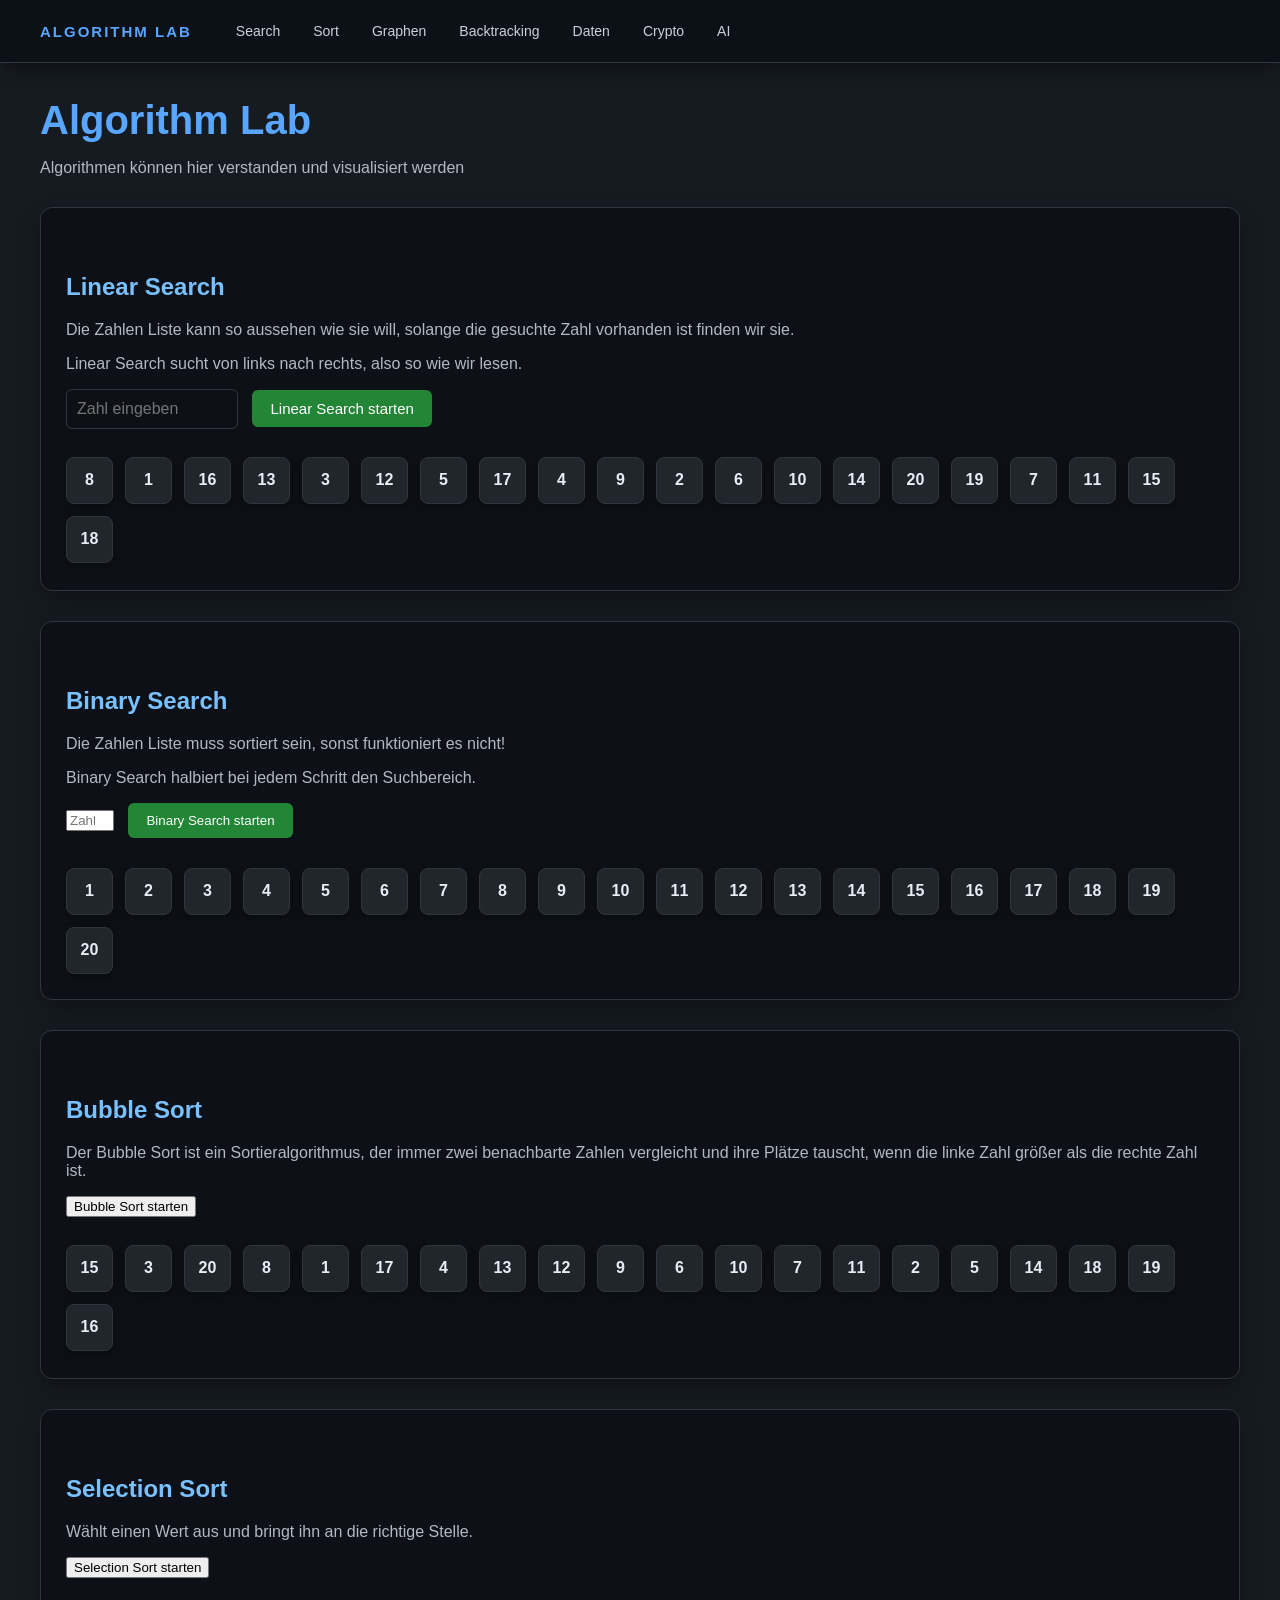
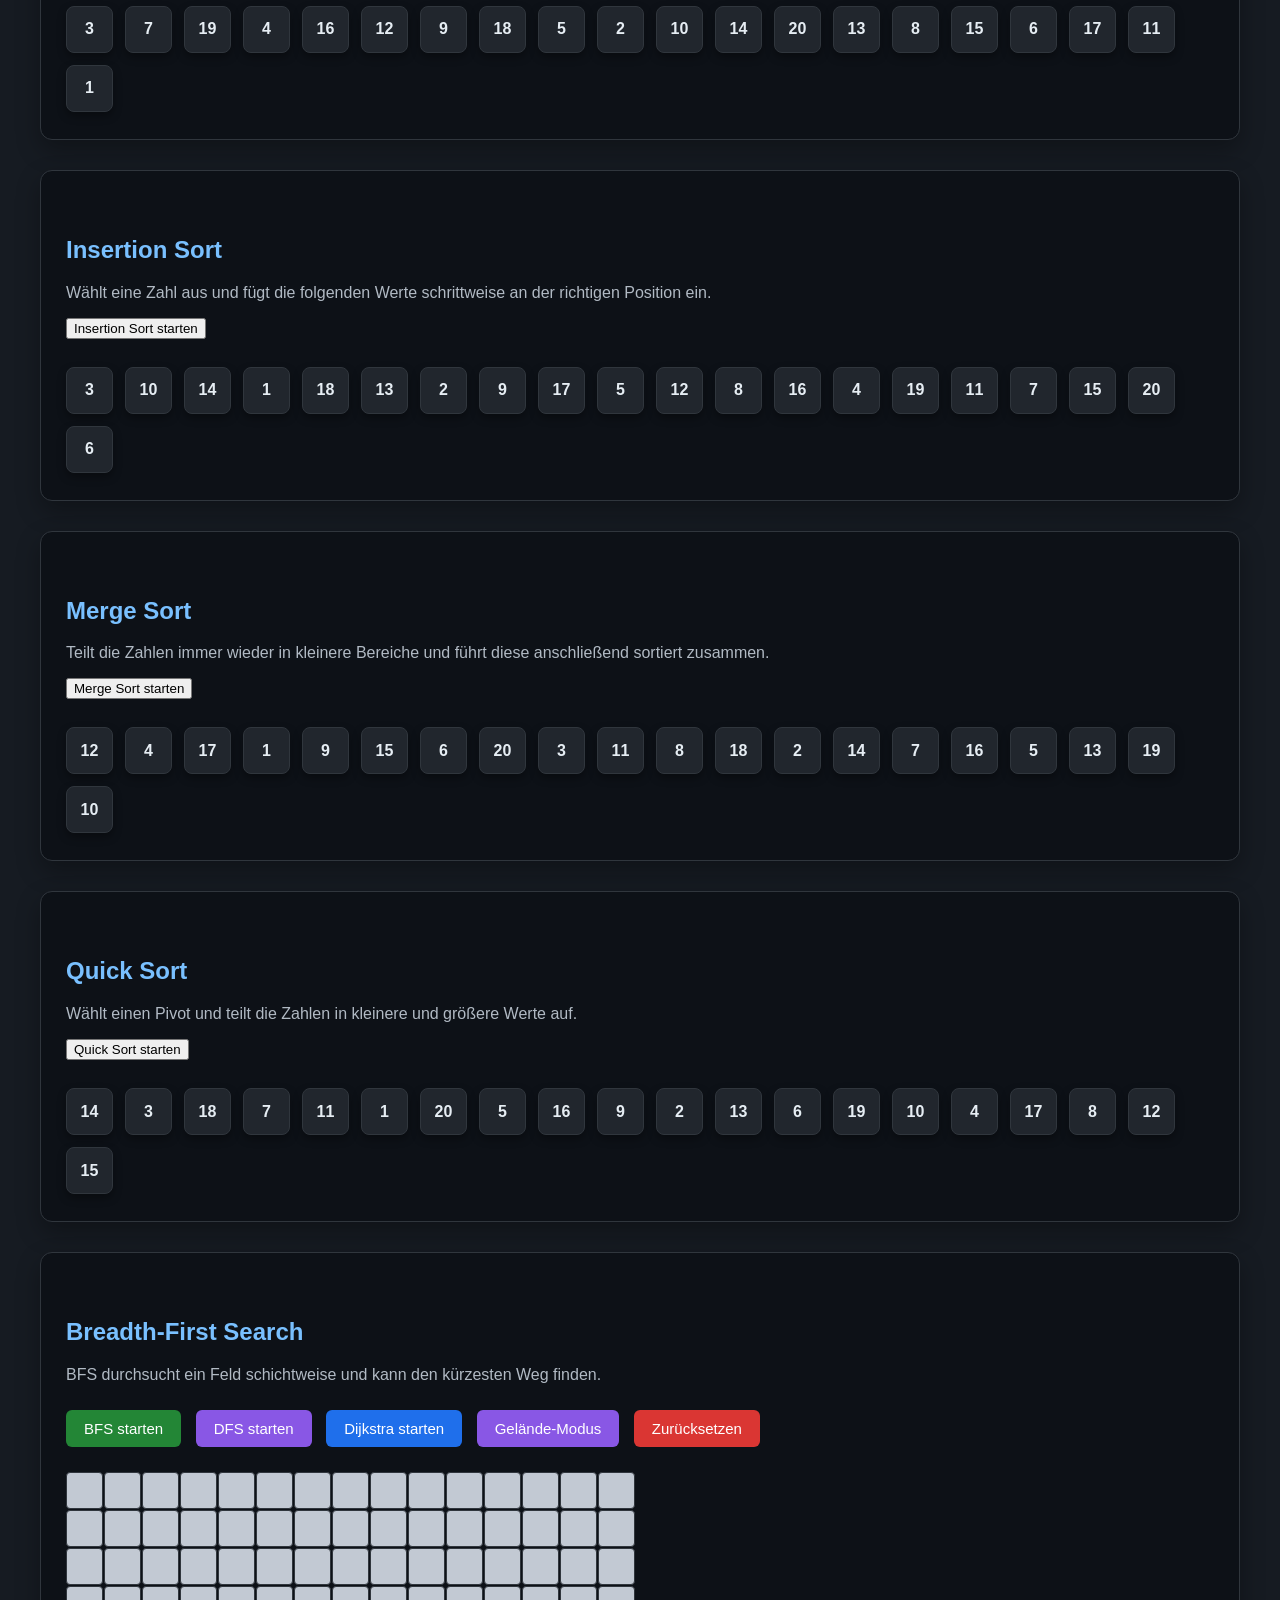
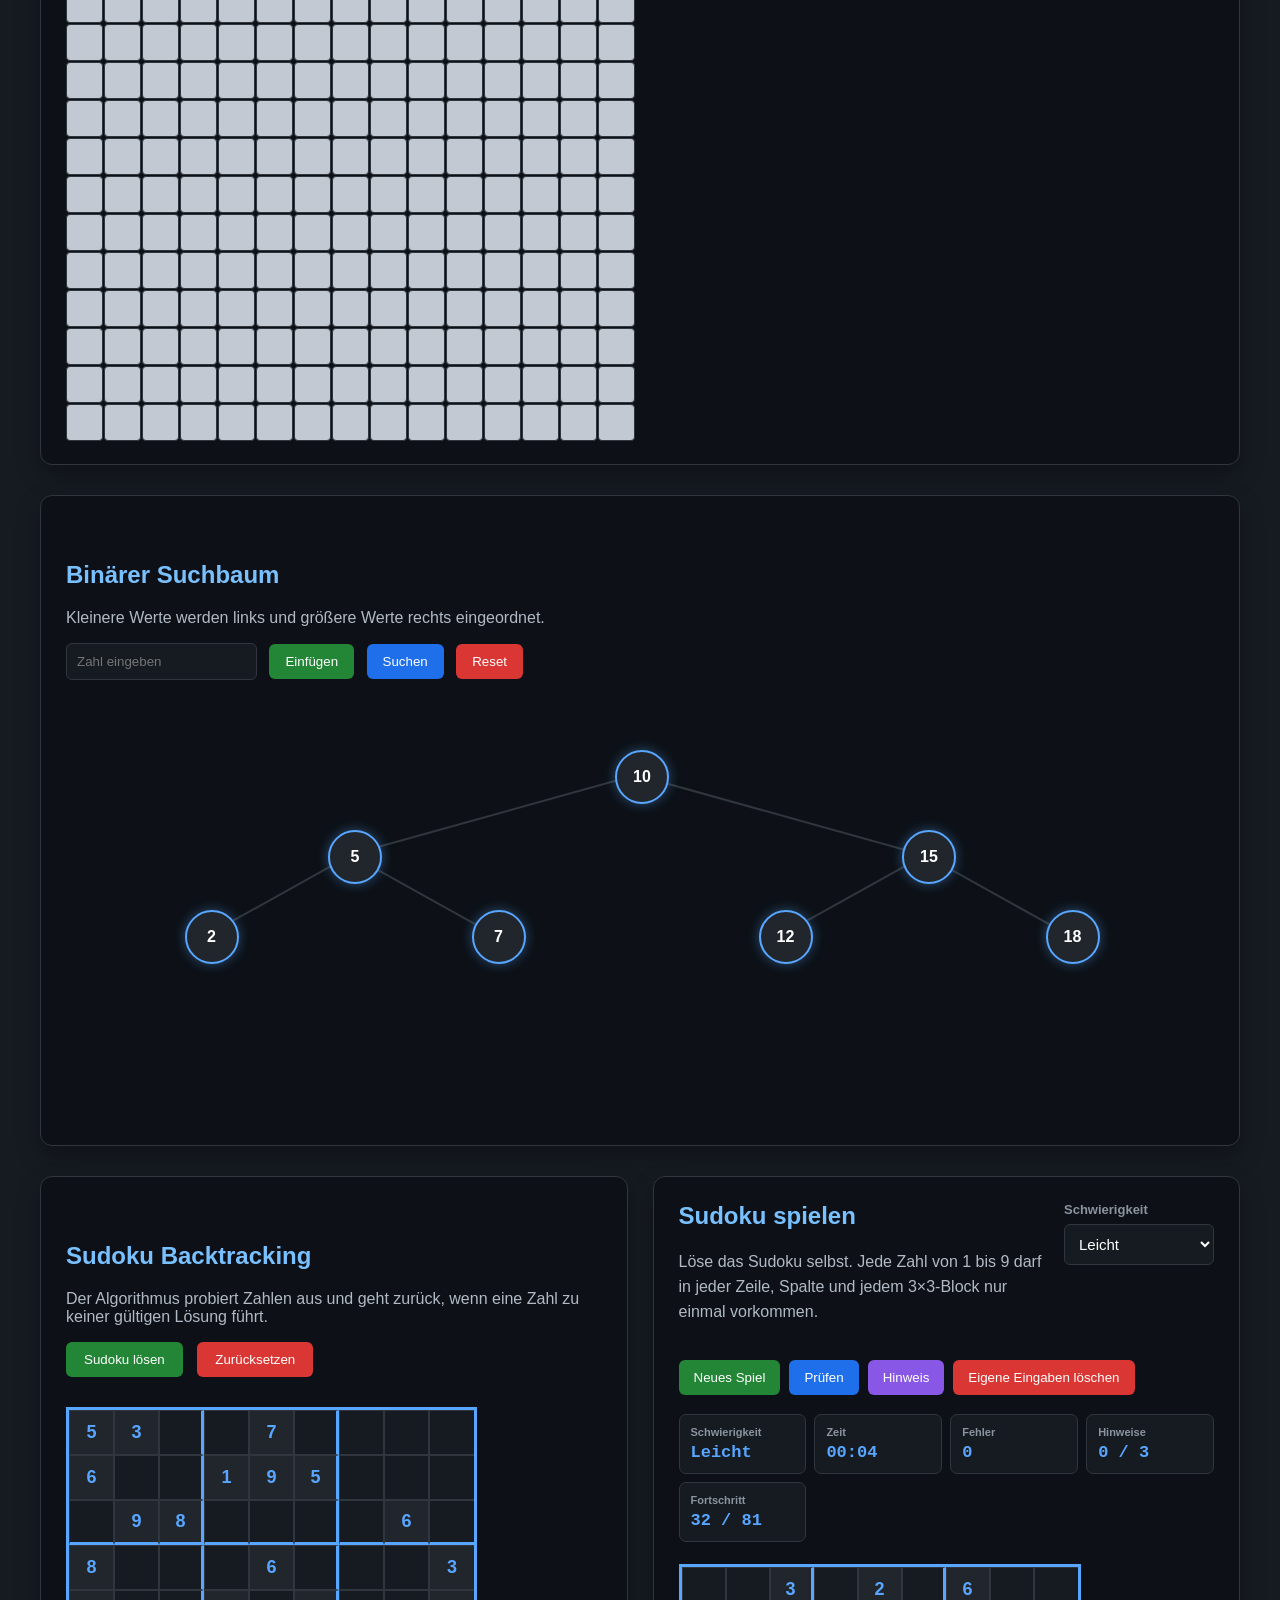
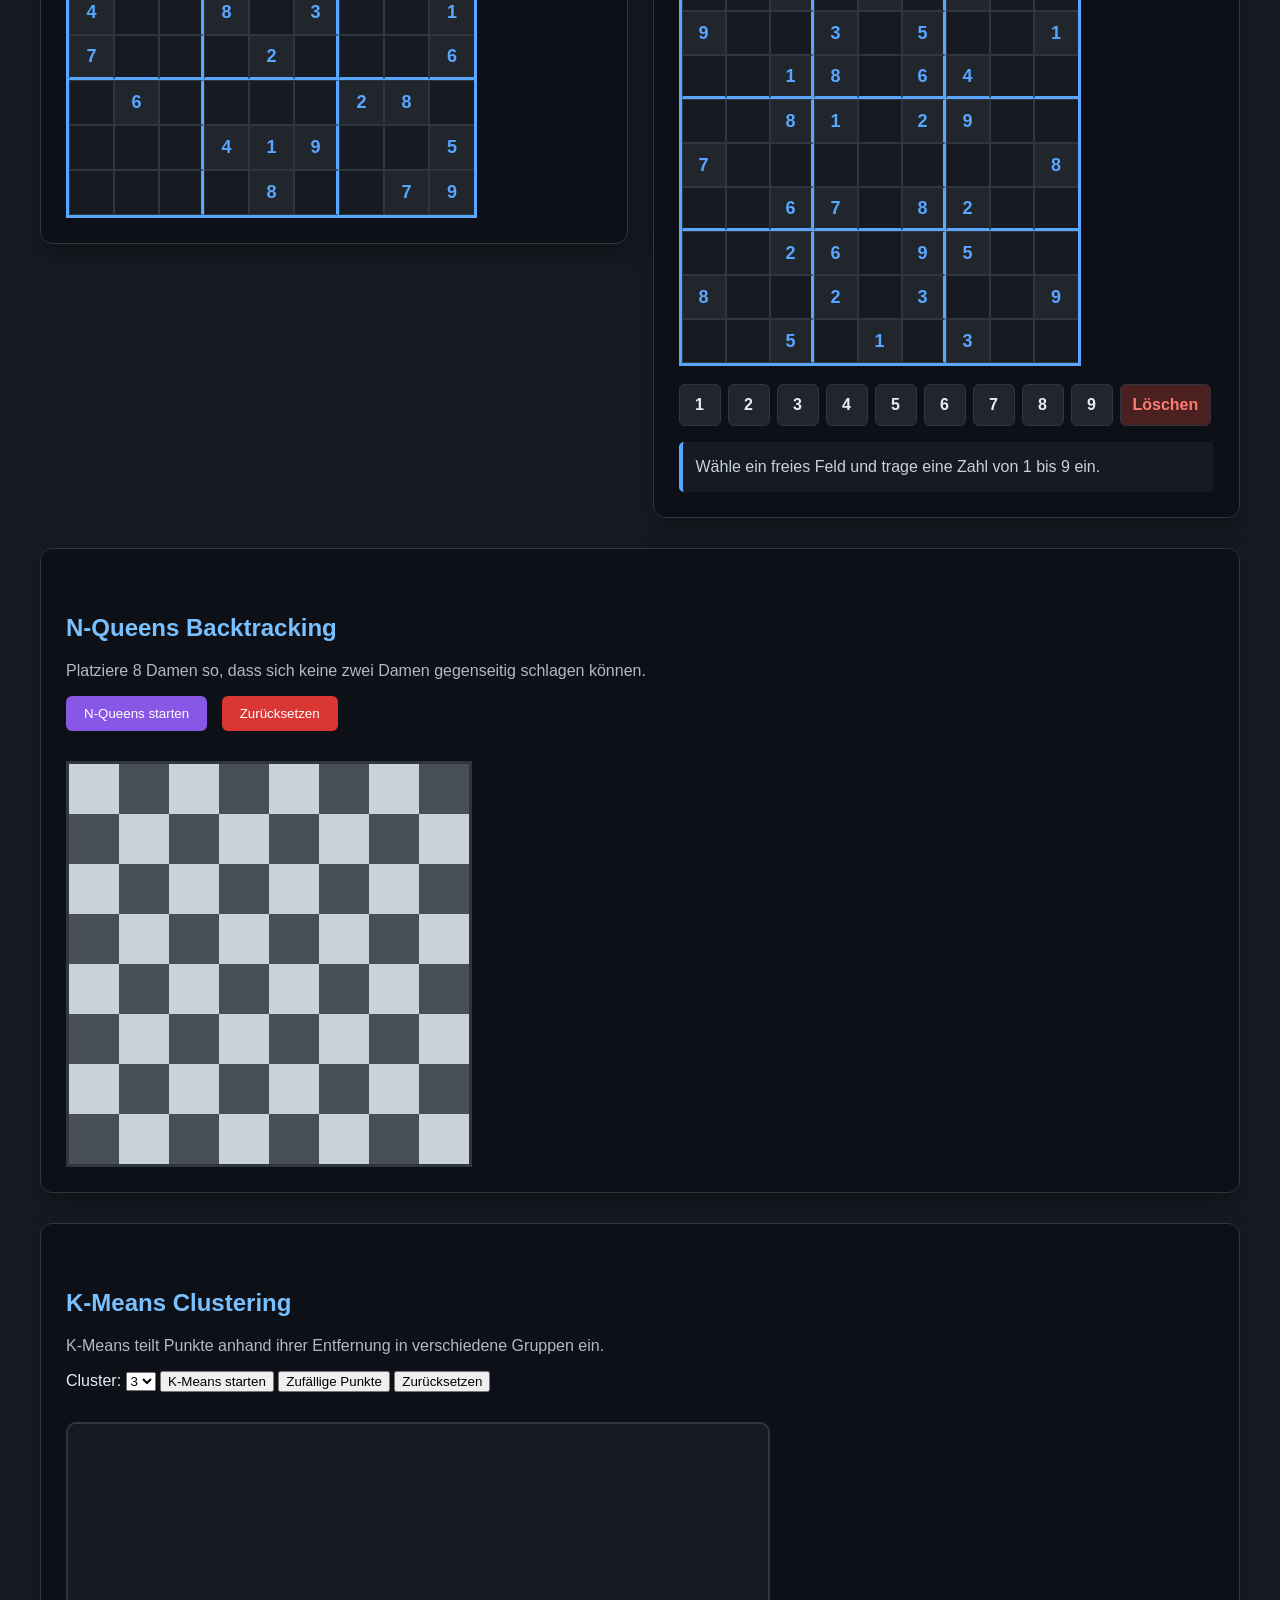
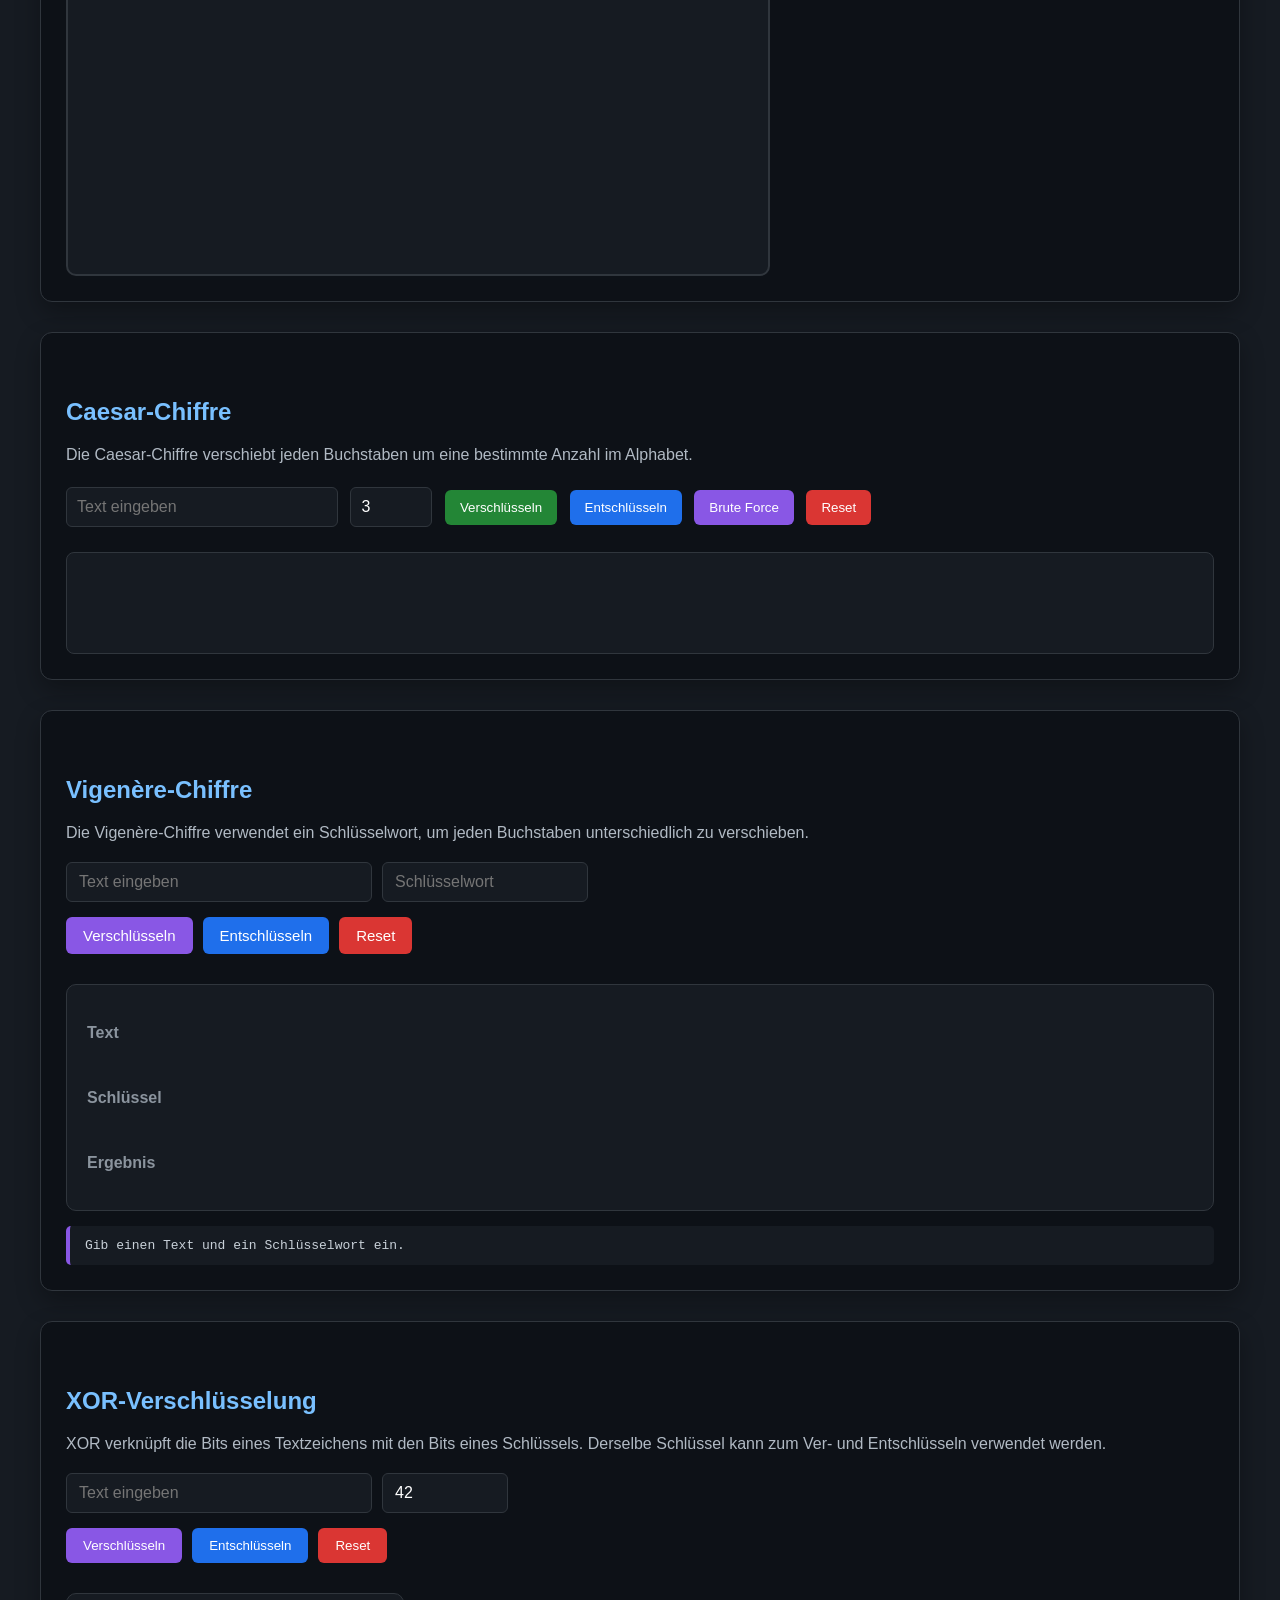
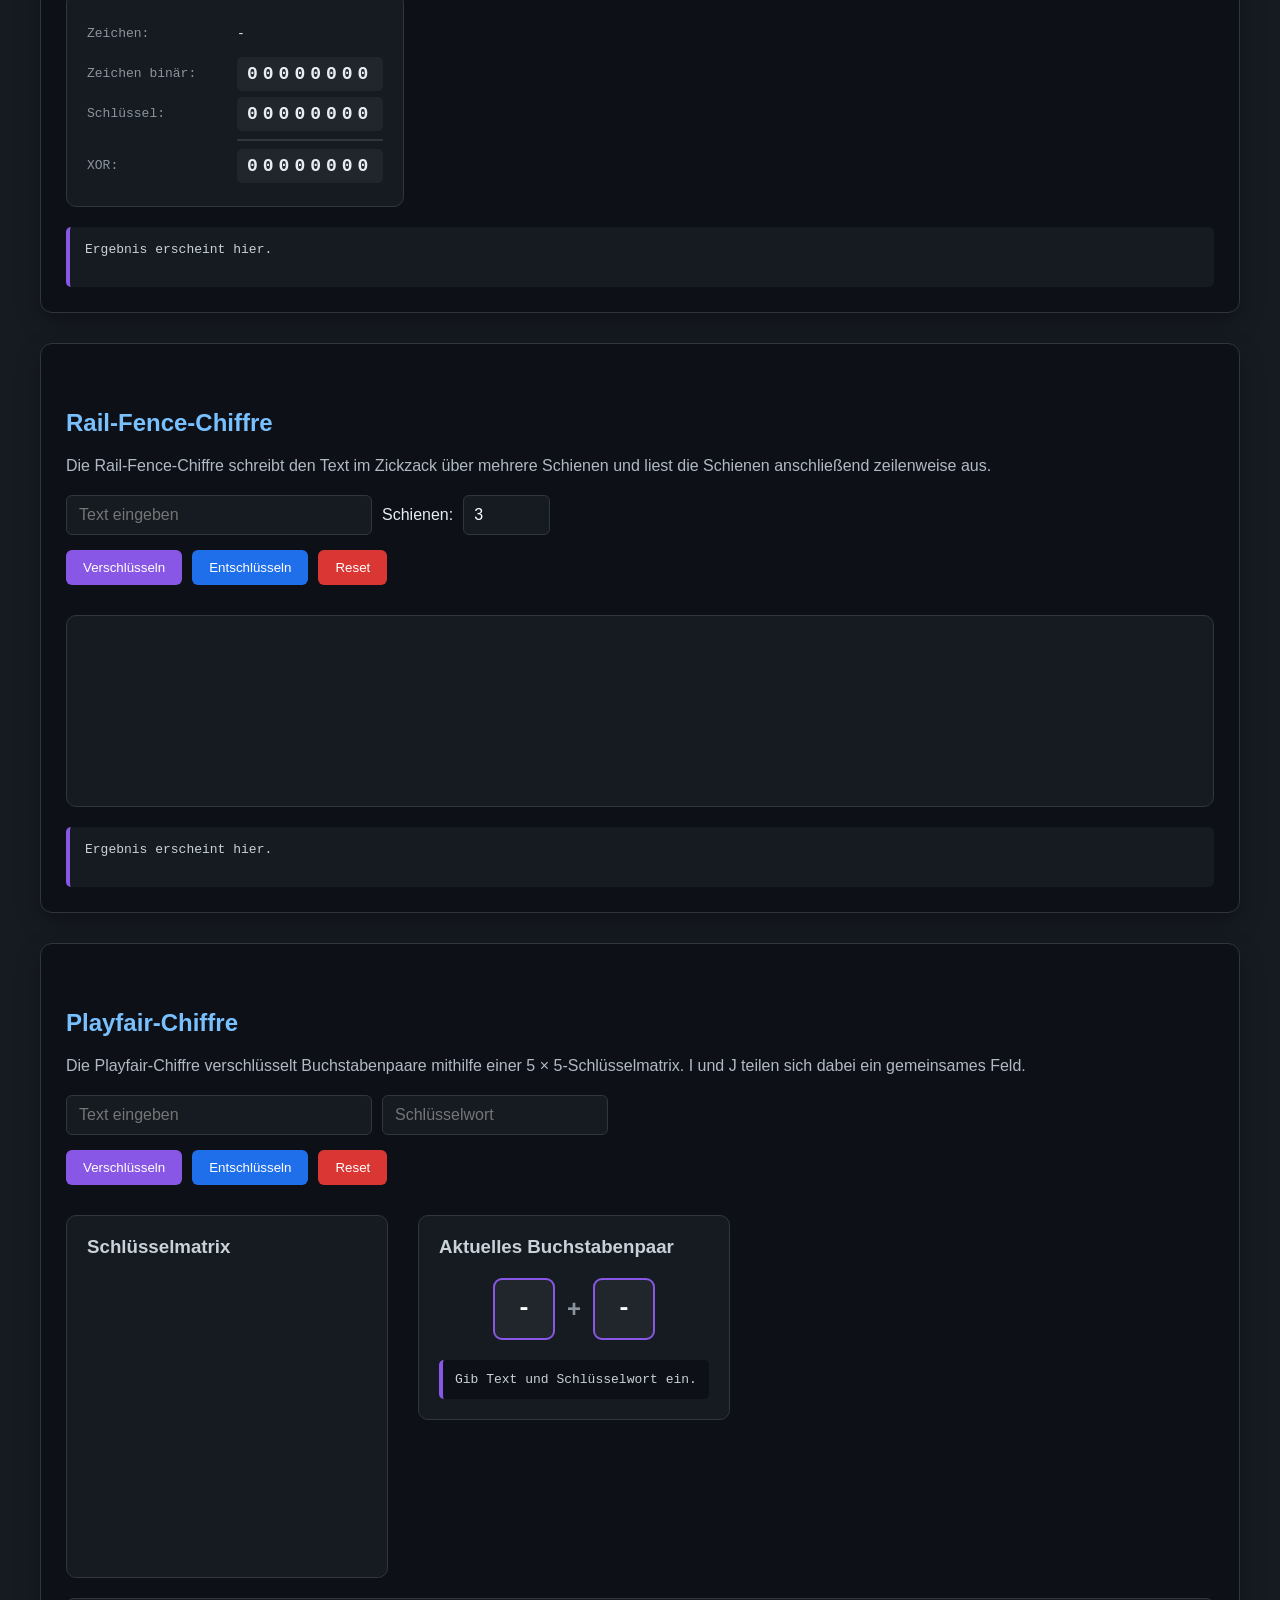
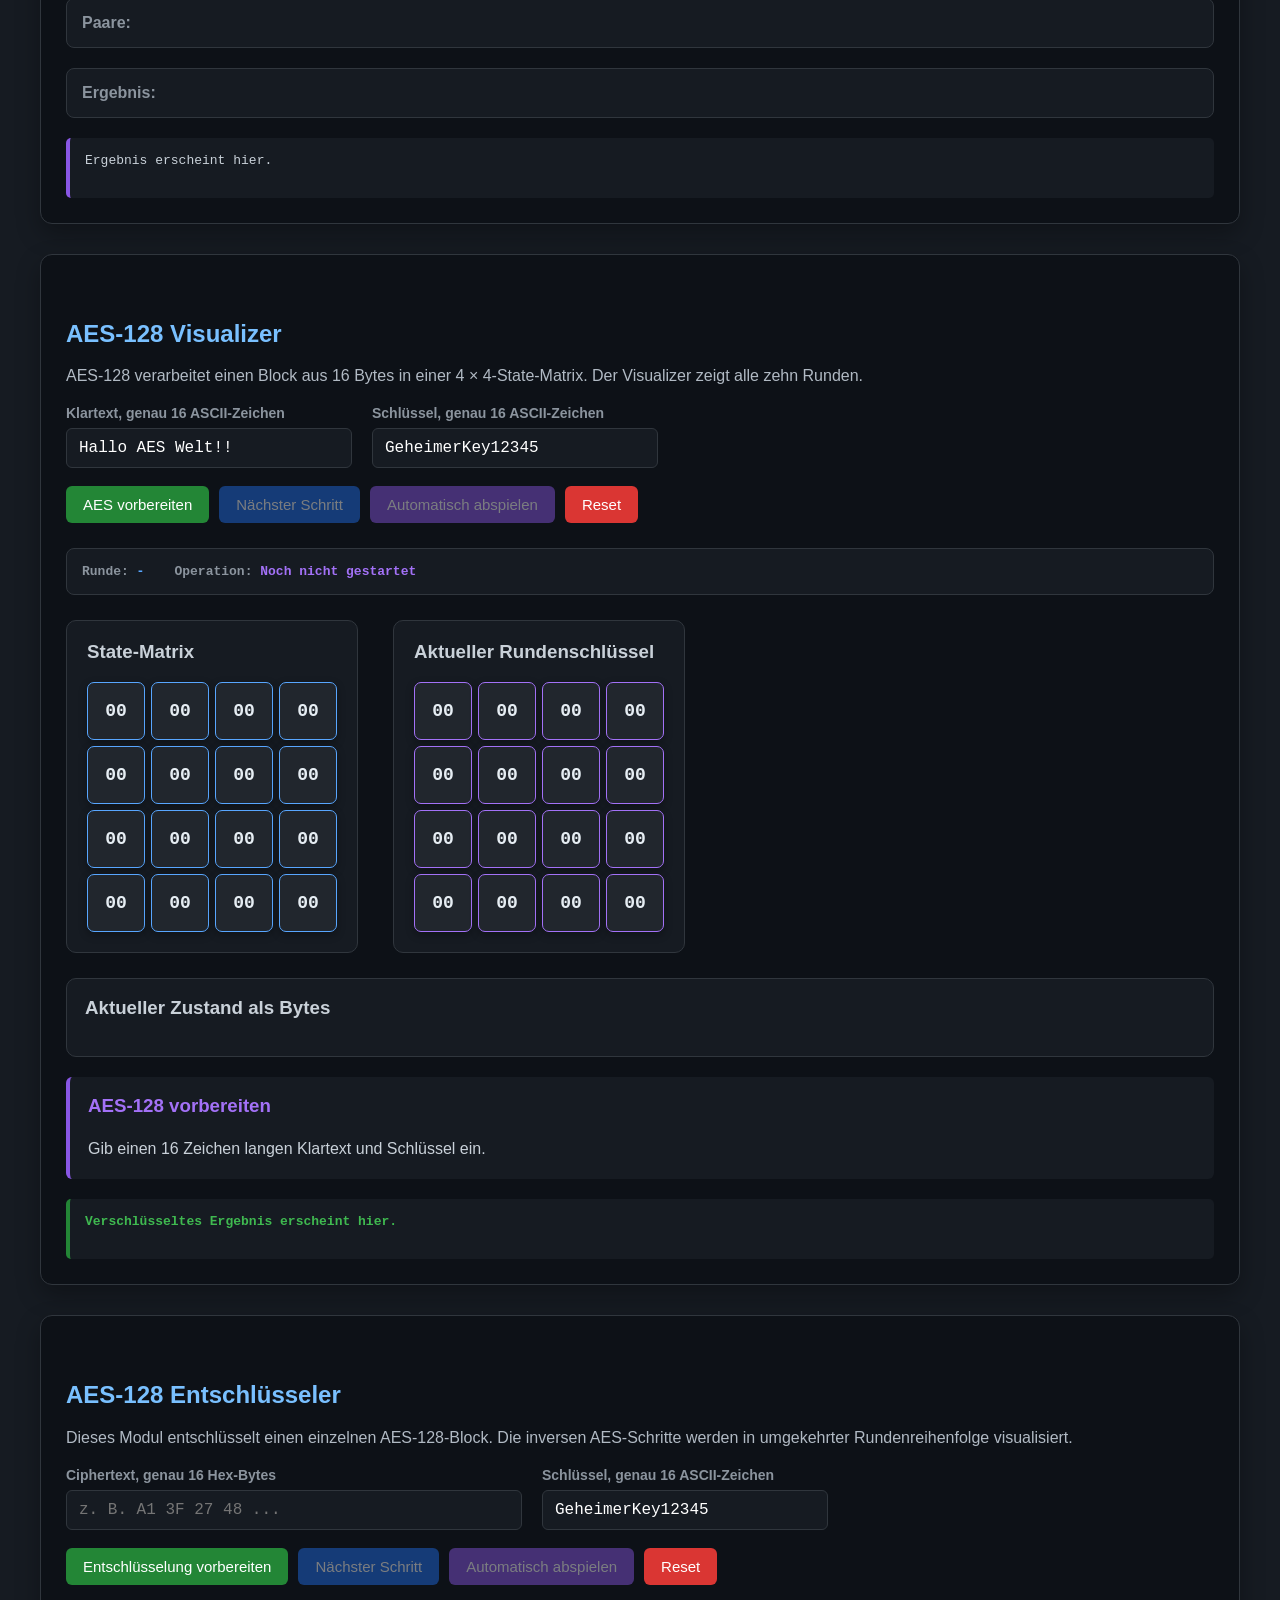
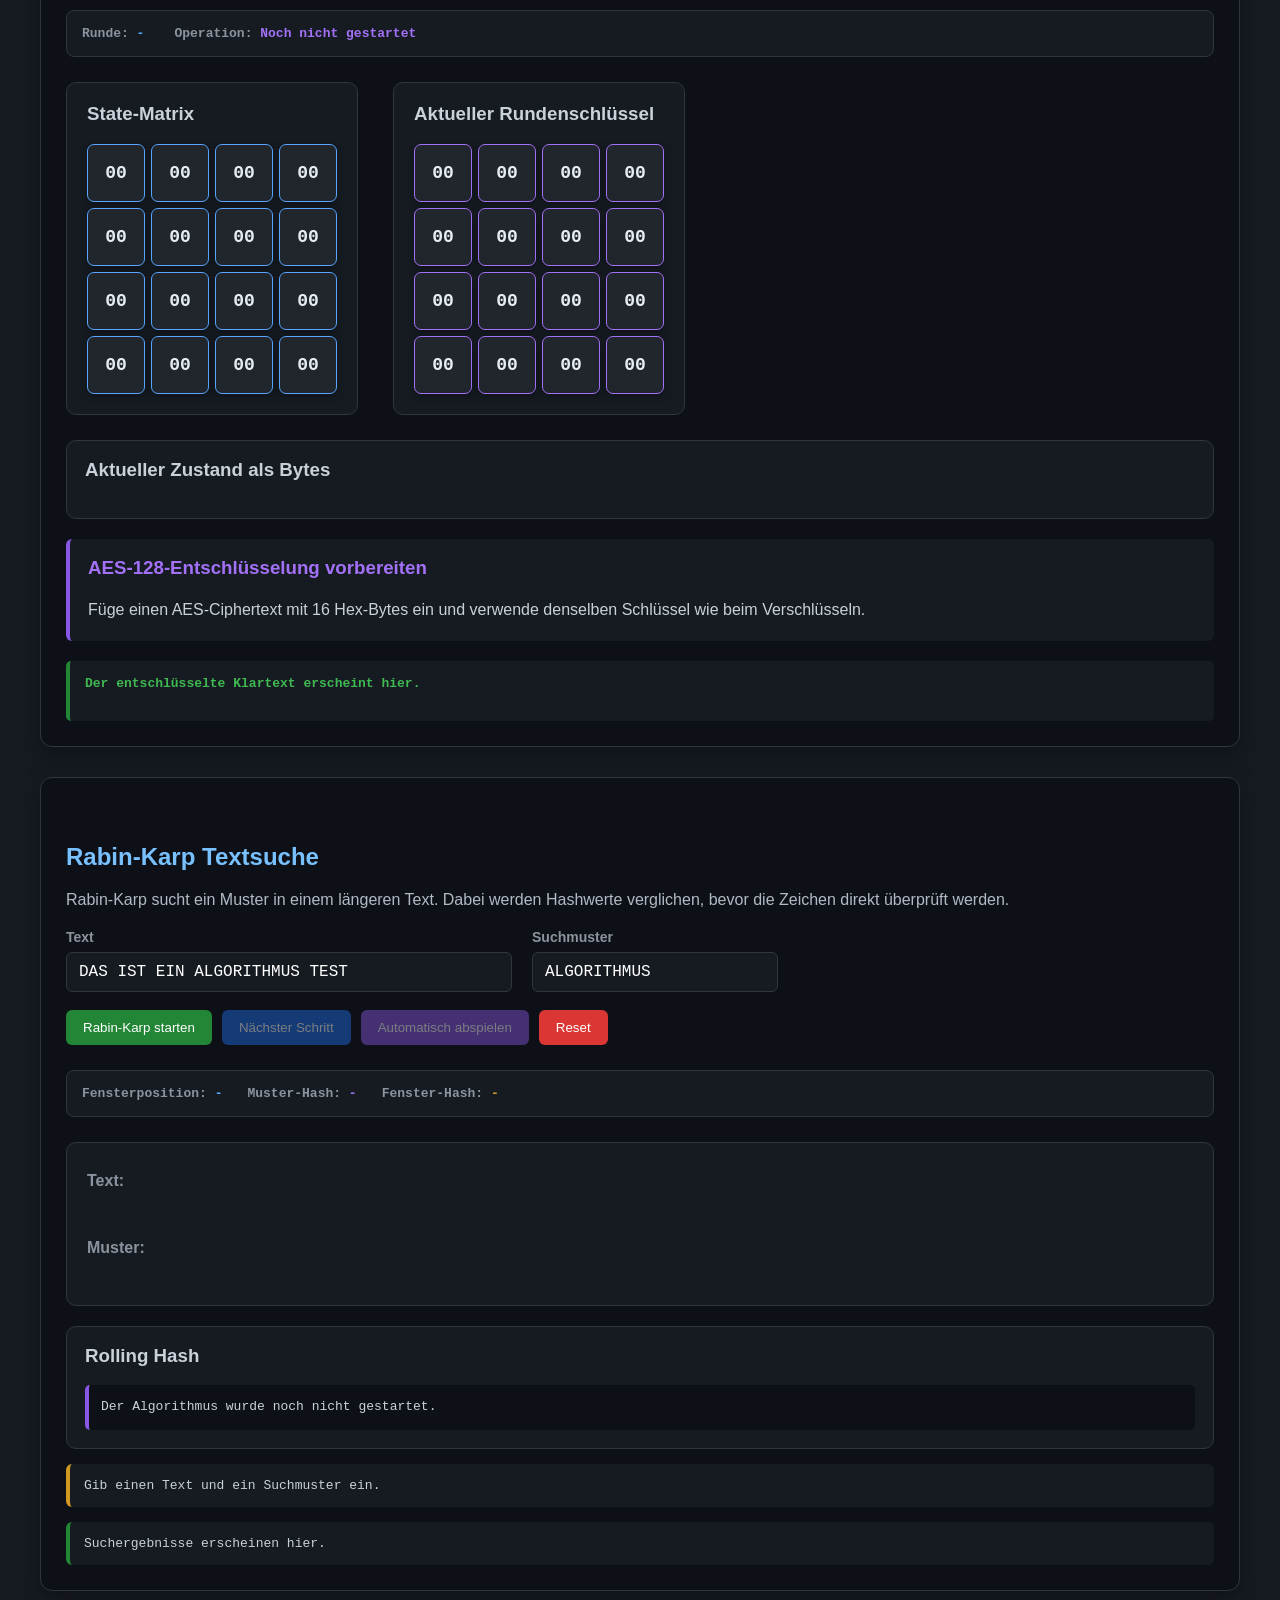
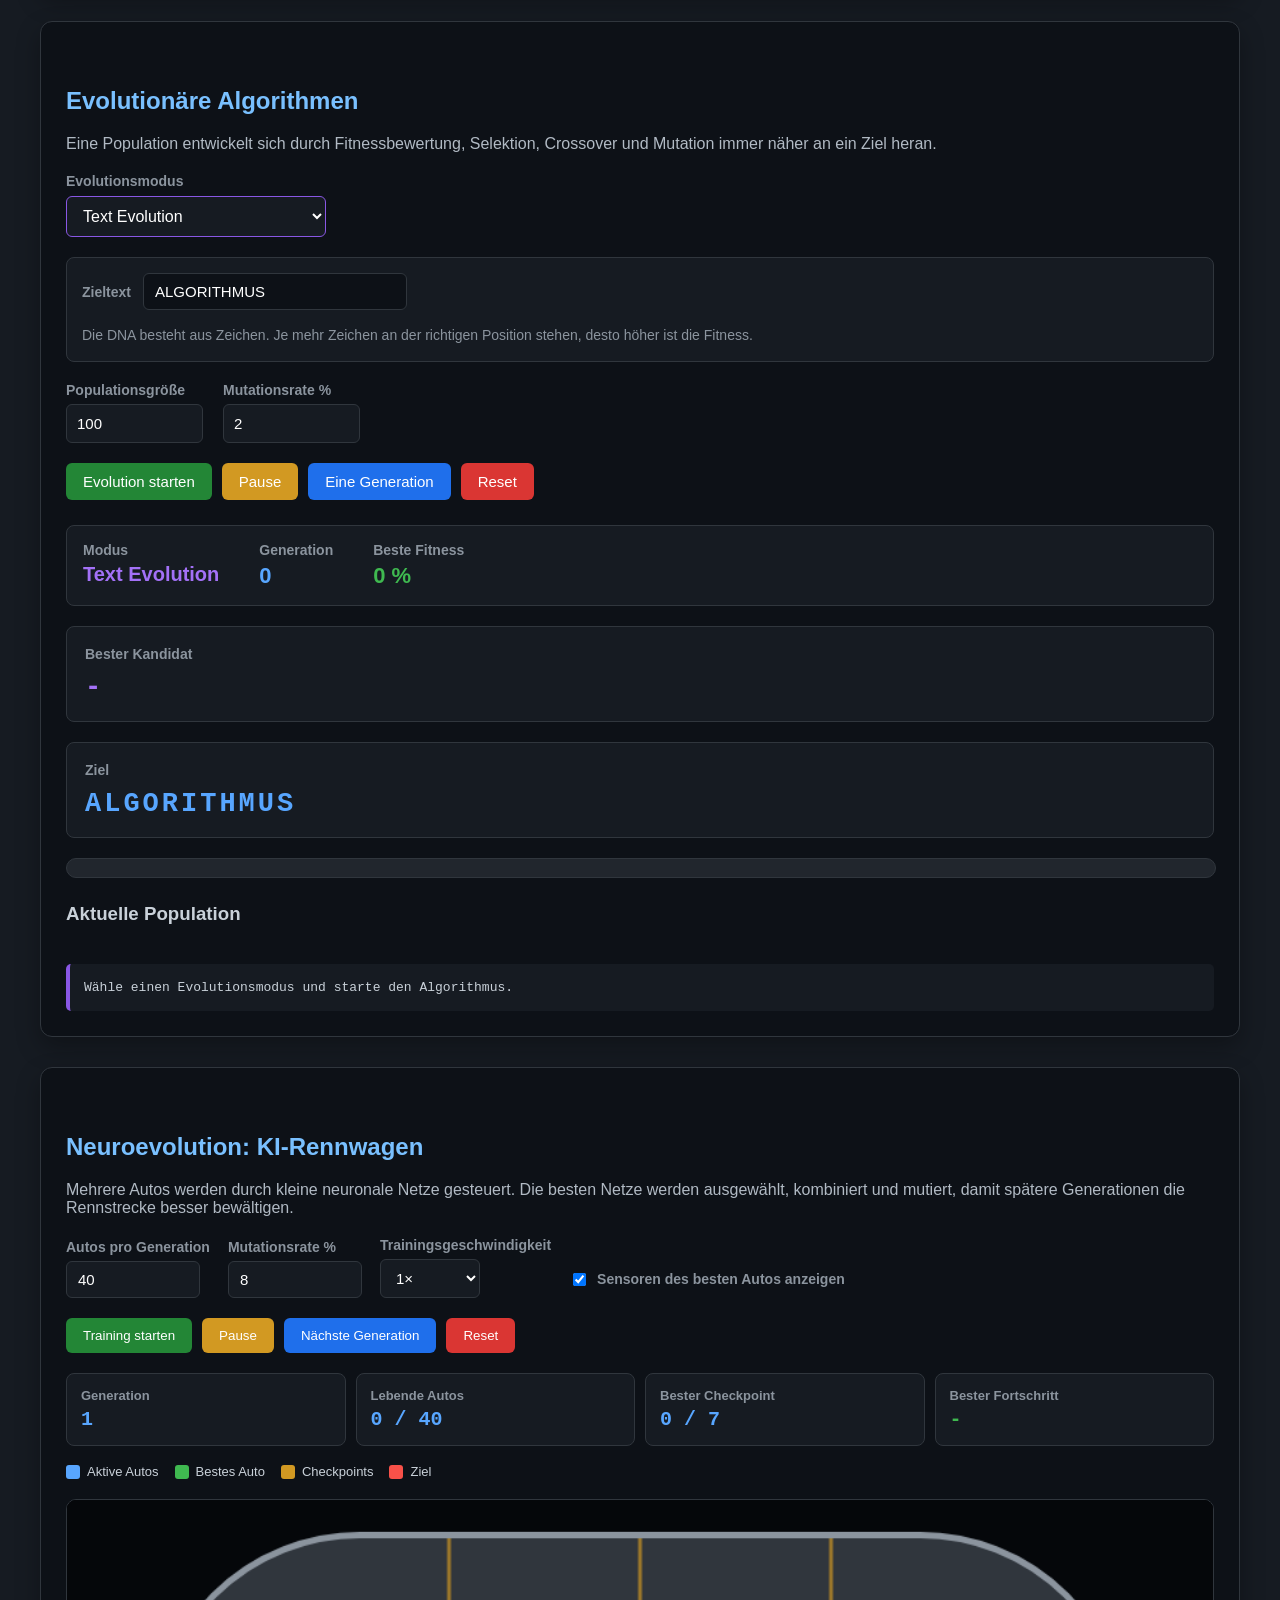
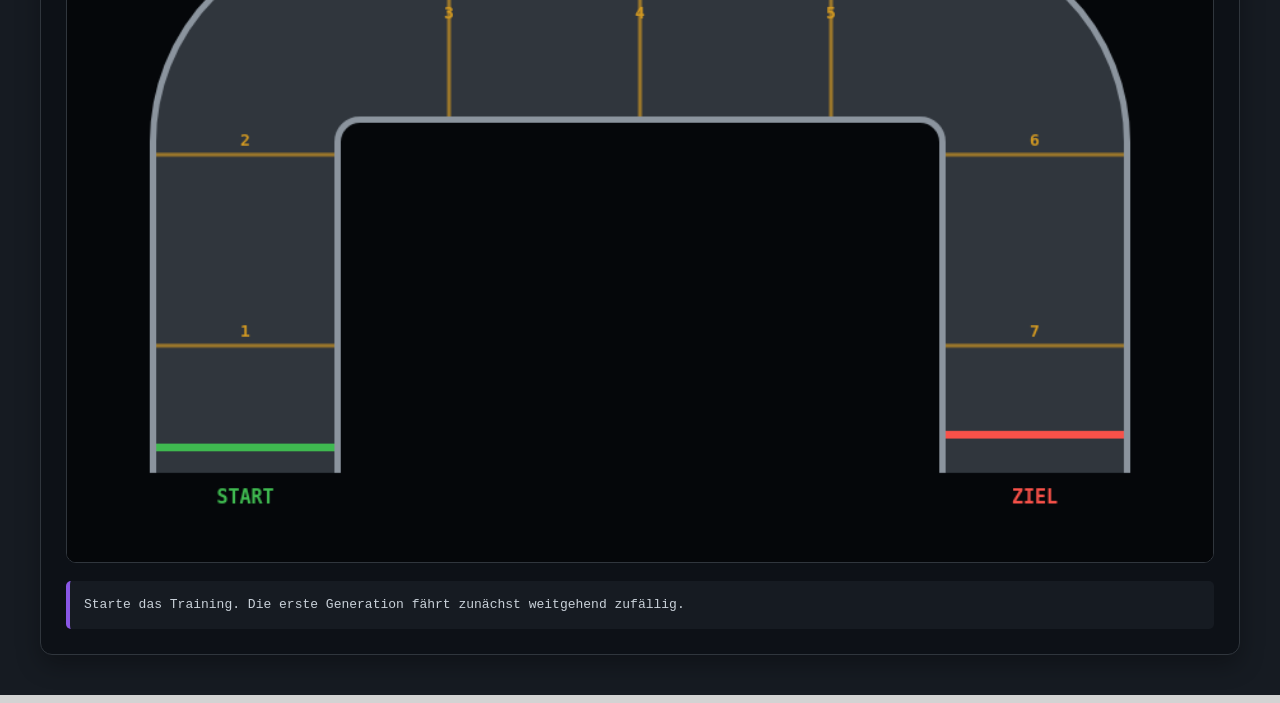
<file: index.html>
<!DOCTYPE html>
<html lang="de">

<head>
    <meta charset="UTF-8">

    <meta
        name="viewport"
        content="width=device-width, initial-scale=1.0"
    >

    <title>Algorithm Lab</title>

    <link
        rel="stylesheet"
        href="style.css"
    >
</head>


<body>

<!-- ========================================
     ALGORITHM LAB NAVIGATION
======================================== -->

<nav class="algorithmus-nav">

    <div class="nav-logo">
        ALGORITHM LAB
    </div>


    <div class="nav-links">


        <!-- SEARCH -->

        <div class="nav-gruppe">

            <button
                type="button"
                class="nav-kategorie"
            >
                Search
            </button>


            <div class="nav-dropdown">

                <a href="#linear-search">
                    Linear Search
                </a>

                <a href="#binary-search">
                    Binary Search
                </a>

                <a href="#rabin-karp">
                    Rabin-Karp
                </a>

            </div>

        </div>


        <!-- SORT -->

        <div class="nav-gruppe">

            <button
                type="button"
                class="nav-kategorie"
            >
                Sort
            </button>


            <div class="nav-dropdown">

                <a href="#bubble-sort">
                    Bubble Sort
                </a>

                <a href="#selection-sort">
                    Selection Sort
                </a>

                <a href="#insertion-sort">
                    Insertion Sort
                </a>

                <a href="#merge-sort">
                    Merge Sort
                </a>

                <a href="#quick-sort">
                    Quick Sort
                </a>

            </div>

        </div>


        <!-- GRAPHEN -->

        <div class="nav-gruppe">

            <button
                type="button"
                class="nav-kategorie"
            >
                Graphen
            </button>


            <div class="nav-dropdown">

                <a href="#bfs">
                    BFS / DFS / Dijkstra
                </a>

                <a href="#binary-tree">
                    Binary Search Tree
                </a>

            </div>

        </div>


        <!-- BACKTRACKING -->

        <div class="nav-gruppe">

            <button
                type="button"
                class="nav-kategorie"
            >
                Backtracking
            </button>


            <div class="nav-dropdown">

                <a href="#sudoku">
                    Sudoku
                </a>

                <a href="#n-queens">
                    N-Queens
                </a>

            </div>

        </div>


        <!-- DATEN -->

        <div class="nav-gruppe">

            <button
                type="button"
                class="nav-kategorie"
            >
                Daten
            </button>


            <div class="nav-dropdown">

                <a href="#kmeans">
                    K-Means
                </a>

            </div>

        </div>


        <!-- CRYPTO -->

        <div class="nav-gruppe">

            <button
                type="button"
                class="nav-kategorie"
            >
                Crypto
            </button>


            <div class="nav-dropdown">

                <a href="#caesar">
                    Caesar
                </a>

                <a href="#vigenere">
                    Vigenère
                </a>

                <a href="#xor">
                    XOR
                </a>

                <a href="#rail-fence">
                    Rail Fence
                </a>

                <a href="#playfair">
                    Playfair
                </a>

                <a href="#aes">
                    AES-128
                </a>

                <a href="#aes-decrypt">
                    AES Decryption
                </a>

            </div>

        </div>


        <!-- AI -->

        <div class="nav-gruppe">

            <button
                type="button"
                class="nav-kategorie"
            >
                AI
            </button>


            <div class="nav-dropdown">

                <a href="#genetic">
                    Genetic Algorithm
                </a>

                <a href="#neuroevolution">
                    Neuroevolution
                </a>

            </div>

        </div>

    </div>

</nav>


<!-- ========================================
     HAUPTBEREICH
======================================== -->

<h1>Algorithm Lab</h1>

<p>
    Algorithmen können hier verstanden und visualisiert werden
</p>


<!-- ========================================
     LINEAR SEARCH
======================================== -->

<section
    class="linear-algorithmus"
    id="linear-search"
>

    <h2>Linear Search</h2>

    <p>
        Die Zahlen Liste kann so aussehen wie sie will,
        solange die gesuchte Zahl vorhanden ist finden wir sie.
    </p>

    <p>
        Linear Search sucht von links nach rechts,
        also so wie wir lesen.
    </p>

    <input
        type="text"
        id="suchZahl"
        placeholder="Zahl eingeben"
        autocomplete="off"
    >

    <button id="linear-suchen">
        Linear Search starten
    </button>


    <div class="zahlen-container">

        <div class="zahl">8</div>
        <div class="zahl">1</div>
        <div class="zahl">16</div>
        <div class="zahl">13</div>
        <div class="zahl">3</div>
        <div class="zahl">12</div>
        <div class="zahl">5</div>
        <div class="zahl">17</div>
        <div class="zahl">4</div>
        <div class="zahl">9</div>
        <div class="zahl">2</div>
        <div class="zahl">6</div>
        <div class="zahl">10</div>
        <div class="zahl">14</div>
        <div class="zahl">20</div>
        <div class="zahl">19</div>
        <div class="zahl">7</div>
        <div class="zahl">11</div>
        <div class="zahl">15</div>
        <div class="zahl">18</div>

    </div>

</section>


<!-- ========================================
     BINARY SEARCH
======================================== -->

<section
    class="binary-algorithmus"
    id="binary-search"
>

    <h2>Binary Search</h2>

    <p>
        Die Zahlen Liste muss sortiert sein,
        sonst funktioniert es nicht!
    </p>

    <p>
        Binary Search halbiert bei jedem Schritt
        den Suchbereich.
    </p>


    <input
        type="number"
        id="binarySuchZahl"
        placeholder="Zahl eingeben"
        min="1"
        max="20"
    >

    <button id="binary-suchen">
        Binary Search starten
    </button>


    <div class="binary-container">

        <div class="binary-zahl">1</div>
        <div class="binary-zahl">2</div>
        <div class="binary-zahl">3</div>
        <div class="binary-zahl">4</div>
        <div class="binary-zahl">5</div>
        <div class="binary-zahl">6</div>
        <div class="binary-zahl">7</div>
        <div class="binary-zahl">8</div>
        <div class="binary-zahl">9</div>
        <div class="binary-zahl">10</div>
        <div class="binary-zahl">11</div>
        <div class="binary-zahl">12</div>
        <div class="binary-zahl">13</div>
        <div class="binary-zahl">14</div>
        <div class="binary-zahl">15</div>
        <div class="binary-zahl">16</div>
        <div class="binary-zahl">17</div>
        <div class="binary-zahl">18</div>
        <div class="binary-zahl">19</div>
        <div class="binary-zahl">20</div>

    </div>

</section>


<!-- ========================================
     BUBBLE SORT
======================================== -->

<section
    class="bubble-sort-algorithmus"
    id="bubble-sort"
>

    <h2>Bubble Sort</h2>

    <p>
        Der Bubble Sort ist ein Sortieralgorithmus,
        der immer zwei benachbarte Zahlen vergleicht
        und ihre Plätze tauscht, wenn die linke Zahl
        größer als die rechte Zahl ist.
    </p>

    <button id="bubble-start">
        Bubble Sort starten
    </button>


    <div class="bubble-container">

        <div class="bubble-zahl">15</div>
        <div class="bubble-zahl">3</div>
        <div class="bubble-zahl">20</div>
        <div class="bubble-zahl">8</div>
        <div class="bubble-zahl">1</div>
        <div class="bubble-zahl">17</div>
        <div class="bubble-zahl">4</div>
        <div class="bubble-zahl">13</div>
        <div class="bubble-zahl">12</div>
        <div class="bubble-zahl">9</div>
        <div class="bubble-zahl">6</div>
        <div class="bubble-zahl">10</div>
        <div class="bubble-zahl">7</div>
        <div class="bubble-zahl">11</div>
        <div class="bubble-zahl">2</div>
        <div class="bubble-zahl">5</div>
        <div class="bubble-zahl">14</div>
        <div class="bubble-zahl">18</div>
        <div class="bubble-zahl">19</div>
        <div class="bubble-zahl">16</div>

    </div>

</section>


<!-- ========================================
     SELECTION SORT
======================================== -->

<section
    class="selection-sort-algorithmus"
    id="selection-sort"
>

    <h2>Selection Sort</h2>

    <p>
        Wählt einen Wert aus und bringt ihn
        an die richtige Stelle.
    </p>

    <button id="selection-start">
        Selection Sort starten
    </button>


    <div class="selection-container">

        <div class="selection-zahl">3</div>
        <div class="selection-zahl">7</div>
        <div class="selection-zahl">19</div>
        <div class="selection-zahl">4</div>
        <div class="selection-zahl">16</div>
        <div class="selection-zahl">12</div>
        <div class="selection-zahl">9</div>
        <div class="selection-zahl">18</div>
        <div class="selection-zahl">5</div>
        <div class="selection-zahl">2</div>
        <div class="selection-zahl">10</div>
        <div class="selection-zahl">14</div>
        <div class="selection-zahl">20</div>
        <div class="selection-zahl">13</div>
        <div class="selection-zahl">8</div>
        <div class="selection-zahl">15</div>
        <div class="selection-zahl">6</div>
        <div class="selection-zahl">17</div>
        <div class="selection-zahl">11</div>
        <div class="selection-zahl">1</div>

    </div>

</section>


<!-- ========================================
     INSERTION SORT
======================================== -->

<section
    class="insertion-sort-algorithmus"
    id="insertion-sort"
>

    <h2>Insertion Sort</h2>

    <p>
        Wählt eine Zahl aus und fügt die folgenden
        Werte schrittweise an der richtigen Position ein.
    </p>

    <button id="insertion-start">
        Insertion Sort starten
    </button>


    <div class="insertion-container">

        <div class="insertion-zahl">3</div>
        <div class="insertion-zahl">10</div>
        <div class="insertion-zahl">14</div>
        <div class="insertion-zahl">1</div>
        <div class="insertion-zahl">18</div>
        <div class="insertion-zahl">13</div>
        <div class="insertion-zahl">2</div>
        <div class="insertion-zahl">9</div>
        <div class="insertion-zahl">17</div>
        <div class="insertion-zahl">5</div>
        <div class="insertion-zahl">12</div>
        <div class="insertion-zahl">8</div>
        <div class="insertion-zahl">16</div>
        <div class="insertion-zahl">4</div>
        <div class="insertion-zahl">19</div>
        <div class="insertion-zahl">11</div>
        <div class="insertion-zahl">7</div>
        <div class="insertion-zahl">15</div>
        <div class="insertion-zahl">20</div>
        <div class="insertion-zahl">6</div>

    </div>

</section>


<!-- ========================================
     MERGE SORT
======================================== -->

<section
    class="merge-sort-algorithmus"
    id="merge-sort"
>

    <h2>Merge Sort</h2>

    <p>
        Teilt die Zahlen immer wieder in kleinere Bereiche
        und führt diese anschließend sortiert zusammen.
    </p>

    <button id="merge-start">
        Merge Sort starten
    </button>


    <div class="merge-container">

        <div class="merge-zahl">12</div>
        <div class="merge-zahl">4</div>
        <div class="merge-zahl">17</div>
        <div class="merge-zahl">1</div>
        <div class="merge-zahl">9</div>
        <div class="merge-zahl">15</div>
        <div class="merge-zahl">6</div>
        <div class="merge-zahl">20</div>
        <div class="merge-zahl">3</div>
        <div class="merge-zahl">11</div>
        <div class="merge-zahl">8</div>
        <div class="merge-zahl">18</div>
        <div class="merge-zahl">2</div>
        <div class="merge-zahl">14</div>
        <div class="merge-zahl">7</div>
        <div class="merge-zahl">16</div>
        <div class="merge-zahl">5</div>
        <div class="merge-zahl">13</div>
        <div class="merge-zahl">19</div>
        <div class="merge-zahl">10</div>

    </div>

</section>


<!-- ========================================
     QUICK SORT
======================================== -->

<section
    class="quick-sort-algorithmus"
    id="quick-sort"
>

    <h2>Quick Sort</h2>

    <p>
        Wählt einen Pivot und teilt die Zahlen
        in kleinere und größere Werte auf.
    </p>

    <button id="quick-start">
        Quick Sort starten
    </button>


    <div class="quick-container">

        <div class="quick-zahl">14</div>
        <div class="quick-zahl">3</div>
        <div class="quick-zahl">18</div>
        <div class="quick-zahl">7</div>
        <div class="quick-zahl">11</div>
        <div class="quick-zahl">1</div>
        <div class="quick-zahl">20</div>
        <div class="quick-zahl">5</div>
        <div class="quick-zahl">16</div>
        <div class="quick-zahl">9</div>
        <div class="quick-zahl">2</div>
        <div class="quick-zahl">13</div>
        <div class="quick-zahl">6</div>
        <div class="quick-zahl">19</div>
        <div class="quick-zahl">10</div>
        <div class="quick-zahl">4</div>
        <div class="quick-zahl">17</div>
        <div class="quick-zahl">8</div>
        <div class="quick-zahl">12</div>
        <div class="quick-zahl">15</div>

    </div>

</section>


<!-- ========================================
     BFS / DFS / DIJKSTRA
======================================== -->

<section
    class="bfs-algorithmus"
    id="bfs"
>

    <h2>
        Breadth-First Search
    </h2>

    <p>
        BFS durchsucht ein Feld schichtweise
        und kann den kürzesten Weg finden.
    </p>

    <button id="bfs-start">
        BFS starten
    </button>

    <button id="dfs-start">
        DFS starten
    </button>

    <button id="dijkstra-start">
        Dijkstra starten
    </button>

    <button id="terrain-modus">
        Gelände-Modus
    </button>

    <button id="bfs-reset">
        Zurücksetzen
    </button>

    <div id="bfs-grid"></div>

</section>


<!-- ========================================
     BINÄRER SUCHBAUM
======================================== -->

<section
    class="baum-algorithmus"
    id="binary-tree"
>

    <h2>Binärer Suchbaum</h2>

    <p>
        Kleinere Werte werden links und größere Werte
        rechts eingeordnet.
    </p>

    <input
        type="number"
        id="baum-zahl"
        placeholder="Zahl eingeben"
    >

    <button id="baum-einfuegen">
        Einfügen
    </button>

    <button id="baum-suchen">
        Suchen
    </button>

    <button id="baum-reset">
        Reset
    </button>

    <div id="baum-container"></div>

</section>


<!-- ========================================
     SUDOKU
======================================== -->

<section
    <!-- ========================================
     SUDOKU-BEREICH
======================================== -->

<div class="sudoku-bereich" id="sudoku">


    <!-- ====================================
         BESTEHENDER BACKTRACKING-VISUALIZER
    ===================================== -->

    <section class="sudoku-algorithmus">

        <h2>
            Sudoku Backtracking
        </h2>

        <p>
            Der Algorithmus probiert Zahlen aus und geht zurück,
            wenn eine Zahl zu keiner gültigen Lösung führt.
        </p>

        <button id="sudoku-start">
            Sudoku lösen
        </button>

        <button id="sudoku-reset">
            Zurücksetzen
        </button>

        <div id="sudoku-grid"></div>

    </section>


    <!-- ====================================
         SPIELBARES SUDOKU
    ===================================== -->

    <section
        class="sudoku-spiel"
        id="sudoku-spiel"
    >

        <div class="sudoku-spiel-header">

            <div>

                <h2>
                    Sudoku spielen
                </h2>

                <p>
                    Löse das Sudoku selbst. Jede Zahl von 1 bis 9
                    darf in jeder Zeile, Spalte und jedem 3×3-Block
                    nur einmal vorkommen.
                </p>

            </div>


            <div class="sudoku-spiel-schwierigkeit">

                <label for="sudoku-spiel-level">
                    Schwierigkeit
                </label>

                <select id="sudoku-spiel-level">

                    <option value="leicht">
                        Leicht
                    </option>

                    <option value="mittel">
                        Mittel
                    </option>

                    <option value="schwer">
                        Schwer
                    </option>

                </select>

            </div>

        </div>


        <!-- =================================
             STEUERUNG
        ================================== -->

        <div class="sudoku-spiel-buttons">

            <button id="sudoku-spiel-neu">
                Neues Spiel
            </button>

            <button id="sudoku-spiel-pruefen">
                Prüfen
            </button>

            <button id="sudoku-spiel-hinweis">
                Hinweis
            </button>

            <button id="sudoku-spiel-leeren">
                Eigene Eingaben löschen
            </button>

        </div>


        <!-- =================================
             STATUS
        ================================== -->

        <div class="sudoku-spiel-status">

            <div>

                <span>
                    Schwierigkeit
                </span>

                <strong id="sudoku-spiel-level-anzeige">
                    Leicht
                </strong>

            </div>


            <div>

                <span>
                    Zeit
                </span>

                <strong id="sudoku-spiel-zeit">
                    00:00
                </strong>

            </div>


            <div>

                <span>
                    Fehler
                </span>

                <strong id="sudoku-spiel-fehler">
                    0
                </strong>

            </div>


            <div>

                <span>
                    Hinweise
                </span>

                <strong id="sudoku-spiel-hinweise">
                    0 / 3
                </strong>

            </div>


            <div>

                <span>
                    Fortschritt
                </span>

                <strong id="sudoku-spiel-fortschritt">
                    0 / 81
                </strong>

            </div>

        </div>


        <!-- =================================
             SPIELFELD
        ================================== -->

        <div class="sudoku-spiel-rahmen">

            <div id="sudoku-spiel-grid"></div>

        </div>


        <!-- =================================
             ZAHLENAUSWAHL
        ================================== -->

        <div class="sudoku-spiel-zahlen">

            <button data-zahl="1">1</button>
            <button data-zahl="2">2</button>
            <button data-zahl="3">3</button>
            <button data-zahl="4">4</button>
            <button data-zahl="5">5</button>
            <button data-zahl="6">6</button>
            <button data-zahl="7">7</button>
            <button data-zahl="8">8</button>
            <button data-zahl="9">9</button>

            <button
                id="sudoku-spiel-radierer"
                class="sudoku-radierer"
                type="button"
            >
                Löschen
            </button>

        </div>


        <!-- =================================
             INFORMATION
        ================================== -->

        <div id="sudoku-spiel-info">
            Wähle ein freies Feld und trage eine Zahl von 1 bis 9 ein.
        </div>


        <!-- =================================
             GEWINNANZEIGE
        ================================== -->

        <div
            id="sudoku-spiel-gewonnen"
            class="sudoku-spiel-gewonnen versteckt"
        >

            <span>
                SUDOKU ABGESCHLOSSEN
            </span>

            <h3>
                Sudoku gelöst!
            </h3>

            <div class="sudoku-gewinn-statistik">

                <div>

                    <span>
                        Zeit
                    </span>

                    <strong id="sudoku-gewinn-zeit">
                        00:00
                    </strong>

                </div>


                <div>

                    <span>
                        Fehler
                    </span>

                    <strong id="sudoku-gewinn-fehler">
                        0
                    </strong>

                </div>


                <div>

                    <span>
                        Hinweise
                    </span>

                    <strong id="sudoku-gewinn-hinweise">
                        0
                    </strong>

                </div>

            </div>


            <button id="sudoku-gewinn-neu">
                Neues Sudoku
            </button>

        </div>

    </section>

</div>

</section>


<!-- ========================================
     N-QUEENS
======================================== -->

<section
    class="queens-algorithmus"
    id="n-queens"
>

    <h2>N-Queens Backtracking</h2>

    <p>
        Platziere 8 Damen so, dass sich keine zwei Damen
        gegenseitig schlagen können.
    </p>

    <button id="queens-start">
        N-Queens starten
    </button>

    <button id="queens-reset">
        Zurücksetzen
    </button>

    <div id="queens-grid"></div>

</section>


<!-- ========================================
     K-MEANS
======================================== -->

<section
    class="kmeans-algorithmus"
    id="kmeans"
>

    <h2>K-Means Clustering</h2>

    <p>
        K-Means teilt Punkte anhand ihrer Entfernung
        in verschiedene Gruppen ein.
    </p>

    <label for="kmeans-k">
        Cluster:
    </label>

    <select id="kmeans-k">
        <option value="2">2</option>
        <option value="3" selected>3</option>
        <option value="4">4</option>
        <option value="5">5</option>
    </select>

    <button id="kmeans-start">
        K-Means starten
    </button>

    <button id="kmeans-zufall">
        Zufällige Punkte
    </button>

    <button id="kmeans-reset">
        Zurücksetzen
    </button>

    <div id="kmeans-flaeche"></div>

</section>


<!-- ========================================
     CAESAR
======================================== -->

<section
    class="caesar-algorithmus"
    id="caesar"
>

    <h2>Caesar-Chiffre</h2>

    <p>
        Die Caesar-Chiffre verschiebt jeden Buchstaben
        um eine bestimmte Anzahl im Alphabet.
    </p>

    <input
        type="text"
        id="caesar-text"
        placeholder="Text eingeben"
    >

    <input
        type="number"
        id="caesar-shift"
        min="1"
        max="25"
        value="3"
    >

    <button id="caesar-verschluesseln">
        Verschlüsseln
    </button>

    <button id="caesar-entschluesseln">
        Entschlüsseln
    </button>

    <button id="caesar-bruteforce">
        Brute Force
    </button>

    <button id="caesar-reset">
        Reset
    </button>

    <div id="caesar-ausgabe"></div>

</section>


<!-- ========================================
     VIGENERE
======================================== -->

<section
    class="vigenere-algorithmus"
    id="vigenere"
>

    <h2>Vigenère-Chiffre</h2>

    <p>
        Die Vigenère-Chiffre verwendet ein Schlüsselwort,
        um jeden Buchstaben unterschiedlich zu verschieben.
    </p>


    <div class="vigenere-eingaben">

        <input
            type="text"
            id="vigenere-text"
            placeholder="Text eingeben"
        >

        <input
            type="text"
            id="vigenere-key"
            placeholder="Schlüsselwort"
        >

    </div>


    <div class="vigenere-buttons">

        <button id="vigenere-verschluesseln">
            Verschlüsseln
        </button>

        <button id="vigenere-entschluesseln">
            Entschlüsseln
        </button>

        <button id="vigenere-reset">
            Reset
        </button>

    </div>


    <div id="vigenere-visualisierung">

        <div class="vigenere-zeile">

            <span class="vigenere-label">
                Text
            </span>

            <div id="vigenere-text-zeile"></div>

        </div>


        <div class="vigenere-zeile">

            <span class="vigenere-label">
                Schlüssel
            </span>

            <div id="vigenere-key-zeile"></div>

        </div>


        <div class="vigenere-zeile">

            <span class="vigenere-label">
                Ergebnis
            </span>

            <div id="vigenere-ergebnis-zeile"></div>

        </div>

    </div>


    <div id="vigenere-info">
        Gib einen Text und ein Schlüsselwort ein.
    </div>

</section>


<!-- ========================================
     XOR
======================================== -->

<section
    class="xor-algorithmus"
    id="xor"
>

    <h2>XOR-Verschlüsselung</h2>

    <p>
        XOR verknüpft die Bits eines Textzeichens mit den Bits
        eines Schlüssels. Derselbe Schlüssel kann zum Ver- und
        Entschlüsseln verwendet werden.
    </p>


    <div class="xor-eingaben">

        <input
            type="text"
            id="xor-text"
            placeholder="Text eingeben"
        >

        <input
            type="number"
            id="xor-key"
            min="0"
            max="255"
            value="42"
            placeholder="Key"
        >

    </div>


    <div class="xor-buttons">

        <button id="xor-verschluesseln">
            Verschlüsseln
        </button>

        <button id="xor-entschluesseln">
            Entschlüsseln
        </button>

        <button id="xor-reset">
            Reset
        </button>

    </div>


    <div id="xor-visualisierung">

        <div class="xor-zeile">

            <span class="xor-label">
                Zeichen:
            </span>

            <span id="xor-zeichen">
                -
            </span>

        </div>


        <div class="xor-zeile">

            <span class="xor-label">
                Zeichen binär:
            </span>

            <span id="xor-text-binaer">
                00000000
            </span>

        </div>


        <div class="xor-zeile">

            <span class="xor-label">
                Schlüssel:
            </span>

            <span id="xor-key-binaer">
                00000000
            </span>

        </div>


        <div class="xor-trennlinie"></div>


        <div class="xor-zeile xor-ergebnis">

            <span class="xor-label">
                XOR:
            </span>

            <span id="xor-ergebnis-binaer">
                00000000
            </span>

        </div>

    </div>


    <div id="xor-ausgabe">
        Ergebnis erscheint hier.
    </div>

</section>


<!-- ========================================
     RAIL FENCE
======================================== -->

<section
    class="rail-algorithmus"
    id="rail-fence"
>

    <h2>Rail-Fence-Chiffre</h2>

    <p>
        Die Rail-Fence-Chiffre schreibt den Text im Zickzack
        über mehrere Schienen und liest die Schienen anschließend
        zeilenweise aus.
    </p>


    <div class="rail-eingaben">

        <input
            type="text"
            id="rail-text"
            placeholder="Text eingeben"
        >

        <label for="rail-anzahl">
            Schienen:
        </label>

        <input
            type="number"
            id="rail-anzahl"
            min="2"
            max="6"
            value="3"
        >

    </div>


    <div class="rail-buttons">

        <button id="rail-verschluesseln">
            Verschlüsseln
        </button>

        <button id="rail-entschluesseln">
            Entschlüsseln
        </button>

        <button id="rail-reset">
            Reset
        </button>

    </div>


    <div id="rail-visualisierung"></div>


    <div id="rail-ausgabe">
        Ergebnis erscheint hier.
    </div>

</section>


<!-- ========================================
     PLAYFAIR
======================================== -->

<section
    class="playfair-algorithmus"
    id="playfair"
>

    <h2>Playfair-Chiffre</h2>

    <p>
        Die Playfair-Chiffre verschlüsselt Buchstabenpaare
        mithilfe einer 5 × 5-Schlüsselmatrix. I und J teilen
        sich dabei ein gemeinsames Feld.
    </p>


    <div class="playfair-eingaben">

        <input
            type="text"
            id="playfair-text"
            placeholder="Text eingeben"
        >

        <input
            type="text"
            id="playfair-key"
            placeholder="Schlüsselwort"
        >

    </div>


    <div class="playfair-buttons">

        <button id="playfair-verschluesseln">
            Verschlüsseln
        </button>

        <button id="playfair-entschluesseln">
            Entschlüsseln
        </button>

        <button id="playfair-reset">
            Reset
        </button>

    </div>


    <div class="playfair-arbeitsbereich">

        <div class="playfair-matrix-bereich">

            <h3>
                Schlüsselmatrix
            </h3>

            <div id="playfair-matrix"></div>

        </div>


        <div class="playfair-paar-bereich">

            <h3>
                Aktuelles Buchstabenpaar
            </h3>


            <div id="playfair-aktuelles-paar">

                <span
                    id="playfair-paar-a"
                    class="playfair-paar-buchstabe"
                >
                    -
                </span>

                <span class="playfair-paar-trenner">
                    +
                </span>

                <span
                    id="playfair-paar-b"
                    class="playfair-paar-buchstabe"
                >
                    -
                </span>

            </div>


            <div id="playfair-regel">
                Gib Text und Schlüsselwort ein.
            </div>

        </div>

    </div>


    <div class="playfair-zeile">

        <span class="playfair-label">
            Paare:
        </span>

        <div id="playfair-paare"></div>

    </div>


    <div class="playfair-zeile">

        <span class="playfair-label">
            Ergebnis:
        </span>

        <div id="playfair-ergebnis"></div>

    </div>


    <div id="playfair-ausgabe">
        Ergebnis erscheint hier.
    </div>

</section>


<!-- ========================================
     AES-128
======================================== -->

<section
    class="aes-algorithmus"
    id="aes"
>

    <h2>AES-128 Visualizer</h2>

    <p>
        AES-128 verarbeitet einen Block aus 16 Bytes in einer
        4 × 4-State-Matrix. Der Visualizer zeigt alle zehn Runden.
    </p>


    <div class="aes-eingaben">

        <div class="aes-eingabe-gruppe">

            <label for="aes-text">
                Klartext, genau 16 ASCII-Zeichen
            </label>

            <input
                type="text"
                id="aes-text"
                maxlength="16"
                value="Hallo AES Welt!!"
            >

        </div>


        <div class="aes-eingabe-gruppe">

            <label for="aes-key">
                Schlüssel, genau 16 ASCII-Zeichen
            </label>

            <input
                type="text"
                id="aes-key"
                maxlength="16"
                value="GeheimerKey12345"
            >

        </div>

    </div>


    <div class="aes-buttons">

        <button id="aes-vorbereiten">
            AES vorbereiten
        </button>

        <button id="aes-naechster-schritt">
            Nächster Schritt
        </button>

        <button id="aes-automatisch">
            Automatisch abspielen
        </button>

        <button id="aes-reset">
            Reset
        </button>

    </div>


    <div class="aes-status-bereich">

        <div>

            <span class="aes-status-label">
                Runde:
            </span>

            <span id="aes-runde">
                -
            </span>

        </div>


        <div>

            <span class="aes-status-label">
                Operation:
            </span>

            <span id="aes-operation">
                Noch nicht gestartet
            </span>

        </div>

    </div>


    <div class="aes-arbeitsbereich">

        <div class="aes-matrix-bereich">

            <h3>State-Matrix</h3>

            <div id="aes-state-matrix"></div>

        </div>


        <div class="aes-matrix-bereich">

            <h3>
                Aktueller Rundenschlüssel
            </h3>

            <div id="aes-key-matrix"></div>

        </div>

    </div>


    <div class="aes-byte-information">

        <h3>
            Aktueller Zustand als Bytes
        </h3>

        <div id="aes-byte-zeile"></div>

    </div>


    <div class="aes-erklaerung">

        <h3 id="aes-schritt-titel">
            AES-128 vorbereiten
        </h3>

        <p id="aes-schritt-text">
            Gib einen 16 Zeichen langen Klartext
            und Schlüssel ein.
        </p>

    </div>


    <div id="aes-ausgabe">
        Verschlüsseltes Ergebnis erscheint hier.
    </div>

</section>


<!-- ========================================
     AES DECRYPT
======================================== -->

<section
    class="aes-decrypt-algorithmus"
    id="aes-decrypt"
>

    <h2>AES-128 Entschlüsseler</h2>

    <p>
        Dieses Modul entschlüsselt einen einzelnen AES-128-Block.
        Die inversen AES-Schritte werden in umgekehrter
        Rundenreihenfolge visualisiert.
    </p>


    <div class="aes-decrypt-eingaben">

        <div class="aes-decrypt-eingabe-gruppe">

            <label for="aes-decrypt-ciphertext">
                Ciphertext, genau 16 Hex-Bytes
            </label>

            <input
                type="text"
                id="aes-decrypt-ciphertext"
                placeholder="z. B. A1 3F 27 48 ..."
            >

        </div>


        <div class="aes-decrypt-eingabe-gruppe">

            <label for="aes-decrypt-key">
                Schlüssel, genau 16 ASCII-Zeichen
            </label>

            <input
                type="text"
                id="aes-decrypt-key"
                maxlength="16"
                value="GeheimerKey12345"
            >

        </div>

    </div>


    <div class="aes-decrypt-buttons">

        <button id="aes-decrypt-vorbereiten">
            Entschlüsselung vorbereiten
        </button>

        <button id="aes-decrypt-naechster-schritt">
            Nächster Schritt
        </button>

        <button id="aes-decrypt-auto">
            Automatisch abspielen
        </button>

        <button id="aes-decrypt-reset">
            Reset
        </button>

    </div>


    <div class="aes-decrypt-status">

        <div>

            <span class="aes-decrypt-status-label">
                Runde:
            </span>

            <span id="aes-decrypt-runde">
                -
            </span>

        </div>


        <div>

            <span class="aes-decrypt-status-label">
                Operation:
            </span>

            <span id="aes-decrypt-operation">
                Noch nicht gestartet
            </span>

        </div>

    </div>


    <div class="aes-decrypt-arbeitsbereich">

        <div class="aes-decrypt-matrix-bereich">

            <h3>State-Matrix</h3>

            <div id="aes-decrypt-state-matrix"></div>

        </div>


        <div class="aes-decrypt-matrix-bereich">

            <h3>
                Aktueller Rundenschlüssel
            </h3>

            <div id="aes-decrypt-key-matrix"></div>

        </div>

    </div>


    <div class="aes-decrypt-byte-bereich">

        <h3>
            Aktueller Zustand als Bytes
        </h3>

        <div id="aes-decrypt-byte-zeile"></div>

    </div>


    <div class="aes-decrypt-erklaerung">

        <h3 id="aes-decrypt-schritt-titel">
            AES-128-Entschlüsselung vorbereiten
        </h3>

        <p id="aes-decrypt-schritt-text">
            Füge einen AES-Ciphertext mit 16 Hex-Bytes ein
            und verwende denselben Schlüssel wie beim Verschlüsseln.
        </p>

    </div>


    <div id="aes-decrypt-ausgabe">
        Der entschlüsselte Klartext erscheint hier.
    </div>

</section>


<!-- ========================================
     RABIN-KARP
======================================== -->

<section
    class="rabin-karp-algorithmus"
    id="rabin-karp"
>

    <h2>Rabin-Karp Textsuche</h2>

    <p>
        Rabin-Karp sucht ein Muster in einem längeren Text.
        Dabei werden Hashwerte verglichen, bevor die Zeichen
        direkt überprüft werden.
    </p>


    <div class="rabin-eingaben">

        <div class="rabin-eingabe-gruppe">

            <label for="rabin-text">
                Text
            </label>

            <input
                type="text"
                id="rabin-text"
                value="DAS IST EIN ALGORITHMUS TEST"
                placeholder="Text eingeben"
            >

        </div>


        <div class="rabin-eingabe-gruppe">

            <label for="rabin-muster">
                Suchmuster
            </label>

            <input
                type="text"
                id="rabin-muster"
                value="ALGORITHMUS"
                placeholder="Suchmuster eingeben"
            >

        </div>

    </div>


    <div class="rabin-buttons">

        <button id="rabin-start">
            Rabin-Karp starten
        </button>

        <button id="rabin-naechster-schritt">
            Nächster Schritt
        </button>

        <button id="rabin-auto">
            Automatisch abspielen
        </button>

        <button id="rabin-reset">
            Reset
        </button>

    </div>


    <div class="rabin-status">

        <div>

            <span class="rabin-status-label">
                Fensterposition:
            </span>

            <span id="rabin-position">
                -
            </span>

        </div>


        <div>

            <span class="rabin-status-label">
                Muster-Hash:
            </span>

            <span id="rabin-muster-hash">
                -
            </span>

        </div>


        <div>

            <span class="rabin-status-label">
                Fenster-Hash:
            </span>

            <span id="rabin-fenster-hash">
                -
            </span>

        </div>

    </div>


    <div class="rabin-visualisierung">

        <div class="rabin-zeile">

            <span class="rabin-label">
                Text:
            </span>

            <div id="rabin-text-zeile"></div>

        </div>


        <div class="rabin-zeile">

            <span class="rabin-label">
                Muster:
            </span>

            <div id="rabin-muster-zeile"></div>

        </div>

    </div>


    <div class="rabin-hash-bereich">

        <h3>
            Rolling Hash
        </h3>

        <div id="rabin-hash-formel">
            Der Algorithmus wurde noch nicht gestartet.
        </div>

    </div>


    <div id="rabin-info">
        Gib einen Text und ein Suchmuster ein.
    </div>


    <div id="rabin-ausgabe">
        Suchergebnisse erscheinen hier.
    </div>

</section>


<!-- ========================================
     EVOLUTIONÄRE ALGORITHMEN
======================================== -->

<section
    class="genetic-text-algorithmus"
    id="genetic"
>

    <h2>
        Evolutionäre Algorithmen
    </h2>

    <p>
        Eine Population entwickelt sich durch Fitnessbewertung,
        Selektion, Crossover und Mutation immer näher an ein Ziel heran.
    </p>


    <!-- MODUS -->

    <div class="genetic-modus-bereich">

        <label for="genetic-modus">
            Evolutionsmodus
        </label>

        <select id="genetic-modus">

            <option value="text" selected>
                Text Evolution
            </option>

            <option value="zahl">
                Zahlen Evolution
            </option>

            <option value="farbe">
                Farb Evolution
            </option>

            <option value="punkt">
                Koordinaten Evolution
            </option>

        </select>

    </div>


    <!-- TEXT -->

    <div
        id="genetic-text-bereich"
        class="genetic-modus-eingabe"
    >

        <label for="genetic-ziel">
            Zieltext
        </label>

        <input
            type="text"
            id="genetic-ziel"
            value="ALGORITHMUS"
            maxlength="30"
        >

        <p class="genetic-modus-beschreibung">
            Die DNA besteht aus Zeichen. Je mehr Zeichen an der
            richtigen Position stehen, desto höher ist die Fitness.
        </p>

    </div>


    <!-- ZAHL -->

    <div
        id="genetic-zahl-bereich"
        class="genetic-modus-eingabe versteckt"
    >

        <label for="genetic-ziel-zahl">
            Zielzahl
        </label>

        <input
            type="number"
            id="genetic-ziel-zahl"
            value="750"
            min="0"
            max="1000"
        >

        <p class="genetic-modus-beschreibung">
            Die DNA ist eine Zahl zwischen 0 und 1000.
            Je näher sie an der Zielzahl liegt,
            desto höher ist die Fitness.
        </p>

    </div>


    <!-- FARBE -->

    <div
        id="genetic-farbe-bereich"
        class="genetic-modus-eingabe versteckt"
    >

        <label for="genetic-ziel-farbe">
            Zielfarbe
        </label>

        <input
            type="color"
            id="genetic-ziel-farbe"
            value="#1eaae0"
        >

        <div
            id="genetic-farbe-vorschau"
            class="genetic-farbe-vorschau"
        ></div>

        <p class="genetic-modus-beschreibung">
            Die DNA besteht aus Rot-, Grün- und Blauwerten.
            Die Population versucht, sich der Zielfarbe anzunähern.
        </p>

    </div>


    <!-- KOORDINATEN -->

    <div
        id="genetic-punkt-bereich"
        class="genetic-modus-eingabe versteckt"
    >

        <label for="genetic-ziel-x">
            Zielposition X
        </label>

        <input
            type="number"
            id="genetic-ziel-x"
            value="400"
            min="0"
            max="700"
        >


        <label for="genetic-ziel-y">
            Zielposition Y
        </label>

        <input
            type="number"
            id="genetic-ziel-y"
            value="200"
            min="0"
            max="450"
        >

        <p class="genetic-modus-beschreibung">
            Die DNA besteht aus einer X- und Y-Koordinate.
            Die Population versucht, den Zielpunkt zu erreichen.
        </p>

    </div>


    <!-- EINSTELLUNGEN -->

    <div class="genetic-eingaben">

        <div>

            <label for="genetic-population">
                Populationsgröße
            </label>

            <input
                type="number"
                id="genetic-population"
                min="20"
                max="500"
                value="100"
            >

        </div>


        <div>

            <label for="genetic-mutation">
                Mutationsrate %
            </label>

            <input
                type="number"
                id="genetic-mutation"
                min="0"
                max="50"
                step="0.1"
                value="2"
            >

        </div>

    </div>


    <!-- BUTTONS -->

    <div class="genetic-buttons">

        <button id="genetic-start">
            Evolution starten
        </button>

        <button id="genetic-pause">
            Pause
        </button>

        <button id="genetic-schritt">
            Eine Generation
        </button>

        <button id="genetic-reset">
            Reset
        </button>

    </div>


    <!-- STATUS -->

    <div class="genetic-status">

        <div>

            <span class="genetic-label">
                Modus
            </span>

            <strong id="genetic-modus-anzeige">
                Text Evolution
            </strong>

        </div>


        <div>

            <span class="genetic-label">
                Generation
            </span>

            <strong id="genetic-generation">
                0
            </strong>

        </div>


        <div>

            <span class="genetic-label">
                Beste Fitness
            </span>

            <strong id="genetic-fitness">
                0 %
            </strong>

        </div>

    </div>


    <!-- BESTER KANDIDAT -->

    <div class="genetic-best">

        <span class="genetic-label">
            Bester Kandidat
        </span>

        <div id="genetic-bester">
            -
        </div>

        <div
            id="genetic-bester-farbe"
            class="genetic-ergebnis-farbe versteckt"
        ></div>

    </div>


    <!-- ZIEL -->

    <div class="genetic-zielbereich">

        <span class="genetic-label">
            Ziel
        </span>

        <div id="genetic-ziel-anzeige">
            ALGORITHMUS
        </div>

        <div
            id="genetic-ziel-farbe-anzeige"
            class="genetic-ergebnis-farbe versteckt"
        ></div>

    </div>


    <!-- KOORDINATEN -->

    <div
        id="genetic-koordinaten-flaeche"
        class="genetic-koordinaten-flaeche versteckt"
    >

        <div id="genetic-ziel-punkt">
            Ziel
        </div>

        <div id="genetic-bester-punkt">
            DNA
        </div>

    </div>


    <!-- FORTSCHRITT -->

    <div class="genetic-fortschritt">

        <div id="genetic-fortschritt-balken"></div>

    </div>


    <h3>
        Aktuelle Population
    </h3>

    <div id="genetic-population-anzeige"></div>


    <div id="genetic-info">
        Wähle einen Evolutionsmodus und starte den Algorithmus.
    </div>

</section>


<!-- ========================================
     NEUROEVOLUTION
======================================== -->

<section
    class="ki-auto-algorithmus"
    id="neuroevolution"
>

    <h2>
        Neuroevolution: KI-Rennwagen
    </h2>

    <p>
        Mehrere Autos werden durch kleine neuronale Netze gesteuert.
        Die besten Netze werden ausgewählt, kombiniert und mutiert,
        damit spätere Generationen die Rennstrecke besser bewältigen.
    </p>


    <div class="ki-auto-einstellungen">

        <div>

            <label for="ki-auto-population">
                Autos pro Generation
            </label>

            <input
                type="number"
                id="ki-auto-population"
                min="10"
                max="100"
                value="40"
            >

        </div>


        <div>

            <label for="ki-auto-mutation">
                Mutationsrate %
            </label>

            <input
                type="number"
                id="ki-auto-mutation"
                min="0"
                max="50"
                step="0.5"
                value="8"
            >

        </div>


        <div>

            <label for="ki-auto-tempo">
                Trainingsgeschwindigkeit
            </label>

            <select id="ki-auto-tempo">

                <option value="1">1×</option>
                <option value="3">3×</option>
                <option value="8">8×</option>
                <option value="20">20×</option>

            </select>

        </div>


        <label class="ki-auto-checkbox">

            <input
                type="checkbox"
                id="ki-auto-sensoren"
                checked
            >

            Sensoren des besten Autos anzeigen

        </label>

    </div>


    <div class="ki-auto-buttons">

        <button id="ki-auto-start">
            Training starten
        </button>

        <button id="ki-auto-pause">
            Pause
        </button>

        <button id="ki-auto-naechste-generation">
            Nächste Generation
        </button>

        <button id="ki-auto-reset">
            Reset
        </button>

    </div>


    <div class="ki-auto-status">

        <div>
            <span>Generation</span>
            <strong id="ki-auto-generation">1</strong>
        </div>

        <div>
            <span>Lebende Autos</span>
            <strong id="ki-auto-lebend">0 / 40</strong>
        </div>

        <div>
            <span>Bester Checkpoint</span>
            <strong id="ki-auto-checkpoint">0 / 8</strong>
        </div>

        <div>
            <span>Bester Fortschritt</span>
            <strong id="ki-auto-fitness">-</strong>
        </div>

    </div>


    <div class="ki-auto-legende">

        <span>
            <i class="ki-legende-auto"></i>
            Aktive Autos
        </span>

        <span>
            <i class="ki-legende-bestes"></i>
            Bestes Auto
        </span>

        <span>
            <i class="ki-legende-checkpoint"></i>
            Checkpoints
        </span>

        <span>
            <i class="ki-legende-ziel"></i>
            Ziel
        </span>

    </div>


    <div class="ki-auto-canvas-container">

        <canvas
            id="ki-auto-canvas"
            width="900"
            height="520"
        ></canvas>

    </div>


    <div id="ki-auto-info">
        Starte das Training. Die erste Generation fährt zunächst
        weitgehend zufällig.
    </div>

</section>


<!-- ========================================
     JAVASCRIPT
======================================== -->

<script
    src="script.js"
></script>

</body>

</html>
</file>
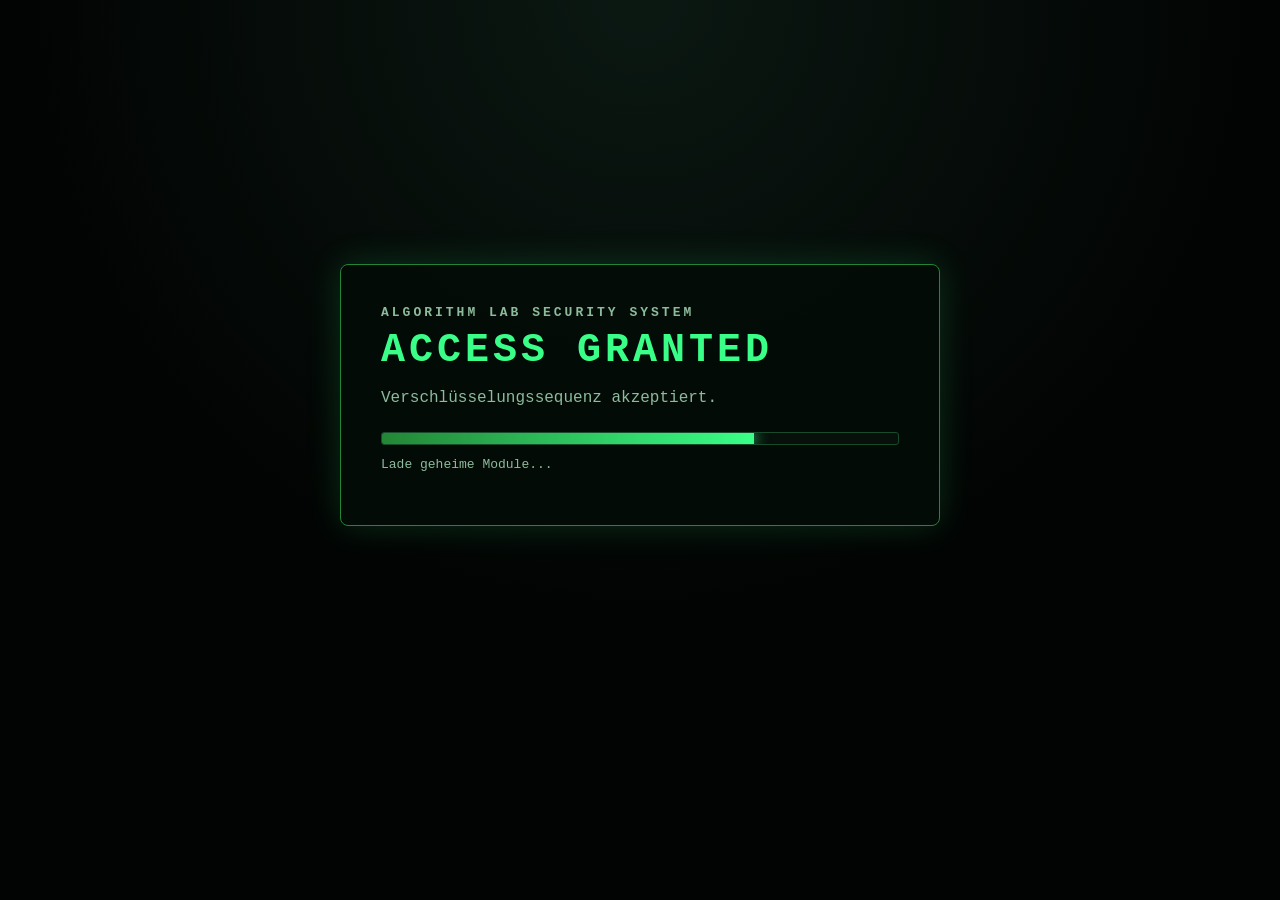
<file: secret.html>
<!DOCTYPE html>

<html lang="de">

<head>

    <meta charset="UTF-8">

    <meta
        name="viewport"
        content="width=device-width, initial-scale=1.0"
    >

    <title>
        Algorithm Lab // Restricted Area
    </title>

    <link
        rel="stylesheet"
        href="secret.css"
    >

</head>


<body>

    <!-- =====================================
         ACCESS INTRO
    ====================================== -->

    <div id="secret-intro">

        <div class="secret-intro-box">

            <p class="secret-system-zeile">
                ALGORITHM LAB SECURITY SYSTEM
            </p>

            <h1>
                ACCESS GRANTED
            </h1>

            <p>
                Verschlüsselungssequenz akzeptiert.
            </p>

            <div class="secret-ladebalken">

                <div
                    id="secret-ladebalken-inhalt"
                ></div>

            </div>

            <p id="secret-lade-text">
                Initialisiere Restricted Area...
            </p>

        </div>

    </div>


    <!-- =====================================
         HAUPTBEREICH
    ====================================== -->

    <main
        id="secret-hauptbereich"
        class="secret-versteckt"
    >

        <!-- HEADER -->

        <header class="secret-header">

            <div>

                <p class="secret-system-zeile">
                    ALGORITHM LAB
                </p>

                <h1>
                    RESTRICTED AREA
                </h1>

            </div>


            <div class="secret-security">

                <span>
                    SECURITY LEVEL
                </span>

                <strong id="secret-security-level">
                    1 / 4
                </strong>

            </div>

        </header>


        <!-- SYSTEMSTATUS -->

        <section class="secret-status">

            <div>

                <span>
                    ACCESS
                </span>

                <strong class="secret-gruen">
                    AUTHORIZED
                </strong>

            </div>


            <div>

                <span>
                    ACTIVE LEVEL
                </span>

                <strong id="secret-active-level">
                    CODE BREAKER
                </strong>

            </div>


            <div>

                <span>
                    UNLOCKED
                </span>

                <strong id="secret-unlocked-count">
                    1 / 4
                </strong>

            </div>

        </section>


        <!-- =================================
             LEVEL-AUSWAHL
        ================================== -->

        <section class="secret-level-auswahl">

            <h2>
                CLASSIFIED MODULES
            </h2>


            <div class="secret-level-grid">

                <!-- LEVEL 1 -->

                <button
                    class="secret-level-card freigeschaltet aktiv"
                    id="secret-level-1"
                    data-level="1"
                >

                    <span class="secret-level-nummer">
                        01
                    </span>

                    <strong>
                        CODE BREAKER
                    </strong>

                    <span class="secret-level-status">
                        UNLOCKED
                    </span>

                </button>


                <!-- LEVEL 2 -->

                <button
                    class="secret-level-card gesperrt"
                    id="secret-level-2"
                    data-level="2"
                    disabled
                >

                    <span class="secret-level-nummer">
                        02
                    </span>

                    <strong>
                        NEURAL VAULT
                    </strong>

                    <span class="secret-level-status">
                        LOCKED
                    </span>

                </button>


                <!-- LEVEL 3 -->

                <button
                    class="secret-level-card gesperrt"
                    id="secret-level-3"
                    data-level="3"
                    disabled
                >

                    <span class="secret-level-nummer">
                        03
                    </span>

                    <strong>
                        ROOT TERMINAL
                    </strong>

                    <span class="secret-level-status">
                        LOCKED
                    </span>

                </button>


                <!-- LEVEL 4 -->

                <button
                    class="secret-level-card gesperrt"
                    id="secret-level-4"
                    data-level="4"
                    disabled
                >

                    <span class="secret-level-nummer">
                        ??
                    </span>

                    <strong>
                        CLASSIFIED
                    </strong>

                    <span class="secret-level-status">
                        UNKNOWN
                    </span>

                </button>

            </div>

        </section>


        <!-- =================================
             LEVEL 1
             CODE BREAKER
        ================================== -->

        <section
            id="secret-code-breaker"
            class="secret-modul"
        >

            <div class="secret-modul-header">

                <div>

                    <span class="secret-modul-id">
                        MODULE 01
                    </span>

                    <h2>
                        CODE BREAKER
                    </h2>

                </div>

                <span class="secret-modul-status">
                    ACTIVE
                </span>

            </div>


            <p>
                Das Sicherheitssystem hat eine verschlüsselte
                Nachricht abgefangen. Rekonstruiere den Klartext.
            </p>


            <!-- ABGEFANGENE NACHRICHT -->

            <div class="secret-datenblock">

                <span class="secret-daten-label">
                    INTERCEPTED MESSAGE
                </span>

                <div id="secret-verschluesselte-nachricht">
                    CZGGJ RJMGY
                </div>

            </div>


            <!-- HINWEISE -->

            <div class="secret-hinweise">

                <h3>
                    SYSTEM INTELLIGENCE
                </h3>

                <p>
                    Verschlüsselungstyp:
                    <strong>
                        .....
                    </strong>
                </p>

                <p>
                    Verschiebung:
                    <strong>
                        .....
                    </strong>
                </p>

                <p>
                    Ausgabeformat:
                    <strong>
                        Klartext
                    </strong>
                </p>

            </div>


            <!-- EINGABE -->

            <div class="secret-code-eingabe">

                <label for="secret-code-antwort">
                    DECRYPTED MESSAGE
                </label>

                <input
                    type="text"
                    id="secret-code-antwort"
                    placeholder="Entschlüsselten Text eingeben"
                    autocomplete="off"
                >

                <button id="secret-code-pruefen">
                    VERIFY
                </button>

            </div>


            <!-- AUSGABE -->

            <div id="secret-code-status">
                Warte auf Eingabe...
            </div>


            <!-- VERSUCHE -->

            <div class="secret-versuche">

                <span>
                    DECRYPTION ATTEMPTS
                </span>

                <strong id="secret-versuche-anzahl">
                    0
                </strong>

            </div>

        </section>


        <!-- =================================
     LEVEL 2
     NEURAL VAULT REPAIR
================================== -->

<section
    id="secret-neural-vault"
    class="secret-modul secret-versteckt"
>

    <div class="secret-modul-header">

        <div>

            <span class="secret-modul-id">
                MODULE 02
            </span>

            <h2>
                NEURAL VAULT
            </h2>

        </div>

        <span
            id="neural-modul-status"
            class="secret-modul-status"
        >
            CORE CORRUPTED
        </span>

    </div>


    <p>
        Das neuronale Sicherheitssystem wurde beschädigt.
        Rekonstruiere die Netzwerkarchitektur und die fehlenden
        Gewichte, damit das Netz alle XOR-Signale korrekt erkennt.
    </p>


    <!-- =================================
         XOR REGEL
    ================================== -->

    <div class="neural-regel-bereich">

        <span class="secret-daten-label">
            SECURITY CLASSIFICATION RULE
        </span>

        <p>
            Der Ausgang muss genau dann aktiv sein,
            wenn genau einer der beiden Eingänge aktiv ist.
        </p>

        <div class="neural-xor-regeln">

            <div>
                <span>0</span>
                <strong>XOR</strong>
                <span>0</span>
                <strong>= 0</strong>
            </div>

            <div>
                <span>0</span>
                <strong>XOR</strong>
                <span>1</span>
                <strong>= 1</strong>
            </div>

            <div>
                <span>1</span>
                <strong>XOR</strong>
                <span>0</span>
                <strong>= 1</strong>
            </div>

            <div>
                <span>1</span>
                <strong>XOR</strong>
                <span>1</span>
                <strong>= 0</strong>
            </div>

        </div>

    </div>


    <!-- =================================
         PHASE 1: ARCHITEKTUR
    ================================== -->

    <div
        id="neural-phase-architektur"
        class="neural-raetsel-phase"
    >

        <div class="neural-phase-header">

            <div>

                <span>
                    REPAIR PHASE 01
                </span>

                <h3>
                    NETWORK ARCHITECTURE
                </h3>

            </div>

            <strong id="neural-architektur-status">
                NOT VERIFIED
            </strong>

        </div>


        <p>
            Wähle eine Netzwerkarchitektur, die das XOR-Muster
            darstellen kann.
        </p>


        <div class="neural-architektur-auswahl">

            <button
                class="neural-architektur-option"
                data-architektur="2-1"
            >

                <span>
                    OPTION A
                </span>

                <strong>
                    2 → 1
                </strong>

                <small>
                    Keine versteckte Schicht
                </small>

            </button>


            <button
                class="neural-architektur-option"
                data-architektur="2-2-1"
            >

                <span>
                    OPTION B
                </span>

                <strong>
                    2 → 2 → 1
                </strong>

                <small>
                    Zwei versteckte Neuronen
                </small>

            </button>


            <button
                class="neural-architektur-option"
                data-architektur="2-4"
            >

                <span>
                    OPTION C
                </span>

                <strong>
                    2 → 4
                </strong>

                <small>
                    Kein einzelner Ausgang
                </small>

            </button>

        </div>


        <button id="neural-architektur-pruefen">
            VERIFY ARCHITECTURE
        </button>


        <div id="neural-architektur-info">
            Wähle eine Architektur.
        </div>

    </div>


    <!-- =================================
         PHASE 2: GEWICHTE
    ================================== -->

    <div
        id="neural-phase-gewichte"
        class="neural-raetsel-phase neural-gesperrt"
    >

        <div class="neural-phase-header">

            <div>

                <span>
                    REPAIR PHASE 02
                </span>

                <h3>
                    MISSING WEIGHTS
                </h3>

            </div>

            <strong id="neural-gewichte-status">
                LOCKED
            </strong>

        </div>


        <p>
            Drei Werte wurden aus dem Netzwerk gelöscht.
            Setze passende Werte ein und überprüfe anschließend
            alle vier XOR-Muster.
        </p>


        <!-- NETZWERK -->

        <div class="neural-repair-netz">

            <!-- INPUT -->

            <div class="neural-repair-schicht">

                <span class="neural-schicht-label">
                    INPUT
                </span>

                <div
                    id="neural-input-a"
                    class="neural-repair-neuron"
                >
                    A
                </div>

                <div
                    id="neural-input-b"
                    class="neural-repair-neuron"
                >
                    B
                </div>

            </div>


            <div class="neural-repair-pfeil">
                →
            </div>


            <!-- HIDDEN -->

            <div class="neural-repair-schicht">

                <span class="neural-schicht-label">
                    HIDDEN
                </span>

                <div
                    id="neural-hidden-1"
                    class="neural-repair-neuron hidden"
                >
                    H1
                </div>

                <div
                    id="neural-hidden-2"
                    class="neural-repair-neuron hidden"
                >
                    H2
                </div>

            </div>


            <div class="neural-repair-pfeil">
                →
            </div>


            <!-- OUTPUT -->

            <div class="neural-repair-schicht">

                <span class="neural-schicht-label">
                    OUTPUT
                </span>

                <div
                    id="neural-output"
                    class="neural-repair-neuron output"
                >
                    Y
                </div>

            </div>

        </div>


        <!-- GEWICHTE -->

        <div class="neural-gewicht-grid">

            <!-- H1 -->

            <div class="neural-gewicht-karte">

                <div class="neural-gewicht-kopf">

                    <strong>
                        HIDDEN NEURON H1
                    </strong>

                    <span>
                        OR-DETECTOR?
                    </span>

                </div>


                <div class="neural-gewicht-zeile">

                    <span>
                        A → H1
                    </span>

                    <code>
                        1
                    </code>

                </div>


                <div class="neural-gewicht-zeile fehlerhaft">

                    <label for="neural-gewicht-h1-b">
                        B → H1
                    </label>

                    <select id="neural-gewicht-h1-b">

                        <option value="">
                            ???
                        </option>

                        <option value="-1.5">
                            -1.5
                        </option>

                        <option value="-1">
                            -1
                        </option>

                        <option value="-0.5">
                            -0.5
                        </option>

                        <option value="0">
                            0
                        </option>

                        <option value="0.5">
                            0.5
                        </option>

                        <option value="1">
                            1
                        </option>

                        <option value="1.5">
                            1.5
                        </option>

                    </select>

                </div>


                <div class="neural-gewicht-zeile">

                    <span>
                        Bias H1
                    </span>

                    <code>
                        -0.5
                    </code>

                </div>

            </div>


            <!-- H2 -->

            <div class="neural-gewicht-karte">

                <div class="neural-gewicht-kopf">

                    <strong>
                        HIDDEN NEURON H2
                    </strong>

                    <span>
                        NAND-DETECTOR?
                    </span>

                </div>


                <div class="neural-gewicht-zeile fehlerhaft">

                    <label for="neural-gewicht-h2-a">
                        A → H2
                    </label>

                    <select id="neural-gewicht-h2-a">

                        <option value="">
                            ???
                        </option>

                        <option value="-1.5">
                            -1.5
                        </option>

                        <option value="-1">
                            -1
                        </option>

                        <option value="-0.5">
                            -0.5
                        </option>

                        <option value="0">
                            0
                        </option>

                        <option value="0.5">
                            0.5
                        </option>

                        <option value="1">
                            1
                        </option>

                        <option value="1.5">
                            1.5
                        </option>

                    </select>

                </div>


                <div class="neural-gewicht-zeile">

                    <span>
                        B → H2
                    </span>

                    <code>
                        -1
                    </code>

                </div>


                <div class="neural-gewicht-zeile">

                    <span>
                        Bias H2
                    </span>

                    <code>
                        1.5
                    </code>

                </div>

            </div>


            <!-- OUTPUT -->

            <div class="neural-gewicht-karte">

                <div class="neural-gewicht-kopf">

                    <strong>
                        OUTPUT NEURON Y
                    </strong>

                    <span>
                        FINAL GATE
                    </span>

                </div>


                <div class="neural-gewicht-zeile">

                    <span>
                        H1 → Y
                    </span>

                    <code>
                        1
                    </code>

                </div>


                <div class="neural-gewicht-zeile">

                    <span>
                        H2 → Y
                    </span>

                    <code>
                        1
                    </code>

                </div>


                <div class="neural-gewicht-zeile fehlerhaft">

                    <label for="neural-bias-output">
                        Bias Y
                    </label>

                    <select id="neural-bias-output">

                        <option value="">
                            ???
                        </option>

                        <option value="-2">
                            -2
                        </option>

                        <option value="-1.5">
                            -1.5
                        </option>

                        <option value="-1">
                            -1
                        </option>

                        <option value="-0.5">
                            -0.5
                        </option>

                        <option value="0">
                            0
                        </option>

                        <option value="0.5">
                            0.5
                        </option>

                        <option value="1">
                            1
                        </option>

                    </select>

                </div>

            </div>

        </div>


        <!-- TESTSTEUERUNG -->

        <div class="neural-repair-buttons">

            <button
                id="neural-netz-testen"
                disabled
            >
                TEST NETWORK
            </button>

            <button
                id="neural-naechster-test"
                disabled
            >
                NEXT PATTERN
            </button>

            <button
                id="neural-repair-reset"
                disabled
            >
                RESET VALUES
            </button>

        </div>


        <!-- AKTUELLER TEST -->

        <div class="neural-live-test">

            <span class="secret-daten-label">
                LIVE NETWORK TEST
            </span>


            <div class="neural-live-werte">

                <div>

                    <span>
                        INPUT A
                    </span>

                    <strong id="neural-live-a">
                        -
                    </strong>

                </div>


                <div>

                    <span>
                        INPUT B
                    </span>

                    <strong id="neural-live-b">
                        -
                    </strong>

                </div>


                <div>

                    <span>
                        H1
                    </span>

                    <strong id="neural-live-h1">
                        -
                    </strong>

                </div>


                <div>

                    <span>
                        H2
                    </span>

                    <strong id="neural-live-h2">
                        -
                    </strong>

                </div>


                <div>

                    <span>
                        OUTPUT
                    </span>

                    <strong id="neural-live-output">
                        -
                    </strong>

                </div>


                <div>

                    <span>
                        TARGET
                    </span>

                    <strong id="neural-live-ziel">
                        -
                    </strong>

                </div>

            </div>


            <div id="neural-live-status">
                Netzwerk noch nicht getestet.
            </div>

        </div>


        <!-- TESTERGEBNISSE -->

        <div class="neural-test-tabelle">

            <div class="neural-test-kopf">

                <span>A</span>
                <span>B</span>
                <span>H1</span>
                <span>H2</span>
                <span>OUTPUT</span>
                <span>TARGET</span>
                <span>RESULT</span>

            </div>


            <div
                id="neural-test-zeile-0"
                class="neural-test-zeile"
            >

                <span>0</span>
                <span>0</span>
                <span id="neural-h1-0">-</span>
                <span id="neural-h2-0">-</span>
                <strong id="neural-output-0">-</strong>
                <span>0</span>
                <span id="neural-resultat-0">WAITING</span>

            </div>


            <div
                id="neural-test-zeile-1"
                class="neural-test-zeile"
            >

                <span>0</span>
                <span>1</span>
                <span id="neural-h1-1">-</span>
                <span id="neural-h2-1">-</span>
                <strong id="neural-output-1">-</strong>
                <span>1</span>
                <span id="neural-resultat-1">WAITING</span>

            </div>


            <div
                id="neural-test-zeile-2"
                class="neural-test-zeile"
            >

                <span>1</span>
                <span>0</span>
                <span id="neural-h1-2">-</span>
                <span id="neural-h2-2">-</span>
                <strong id="neural-output-2">-</strong>
                <span>1</span>
                <span id="neural-resultat-2">WAITING</span>

            </div>


            <div
                id="neural-test-zeile-3"
                class="neural-test-zeile"
            >

                <span>1</span>
                <span>1</span>
                <span id="neural-h1-3">-</span>
                <span id="neural-h2-3">-</span>
                <strong id="neural-output-3">-</strong>
                <span>0</span>
                <span id="neural-resultat-3">WAITING</span>

            </div>

        </div>


        <!-- ERGEBNIS -->

        <div class="neural-repair-auswertung">

            <div>

                <span>
                    VERIFIED PATTERNS
                </span>

                <strong id="neural-korrekt-anzahl">
                    0 / 4
                </strong>

            </div>


            <div>

                <span>
                    REPAIR ATTEMPTS
                </span>

                <strong id="neural-versuche">
                    0
                </strong>

            </div>


            <div>

                <span>
                    VAULT STATUS
                </span>

                <strong id="neural-vault-status">
                    LOCKED
                </strong>

            </div>

        </div>


        <div class="neural-repair-fortschritt">

            <div id="neural-repair-fortschritt-balken"></div>

        </div>


        <div id="neural-repair-info">
            Phase 01 muss zuerst abgeschlossen werden.
        </div>

    </div>

</section>


<!-- =================================
     LEVEL 3
     ROOT TERMINAL
================================== -->

<section
    id="secret-root-terminal"
    class="secret-modul secret-versteckt"
>

    <div class="secret-modul-header">

        <div>

            <span class="secret-modul-id">
                MODULE 03
            </span>

            <h2>
                ROOT TERMINAL
            </h2>

        </div>

        <span
            id="root-modul-status"
            class="secret-modul-status"
        >
            CONNECTION ESTABLISHED
        </span>

    </div>


    <p>
        Ein beschädigter Sicherheitsknoten blockiert den letzten
        Bereich des Algorithm Lab. Nutze das Terminal, untersuche
        das System und stelle den Root-Zugang wieder her.
    </p>


    <!-- =================================
         MISSION
    ================================== -->

    <div class="root-mission">

        <span class="secret-daten-label">
            OBJECTIVE
        </span>

        <strong>
            Restore the corrupted security node and obtain ROOT authorization.
        </strong>

        <p>
            Das Terminal akzeptiert Befehle.
            Mit <code>help</code> kannst du verfügbare Befehle anzeigen.
        </p>

    </div>


    <!-- =================================
         SYSTEMSTATUS
    ================================== -->

    <div class="root-system-status">

        <div>

            <span>
                NETWORK
            </span>

            <strong id="root-network-status">
                UNKNOWN
            </strong>

        </div>


        <div>

            <span>
                CORRUPTED NODE
            </span>

            <strong id="root-node-status">
                UNKNOWN
            </strong>

        </div>


        <div>

            <span>
                ROOT ACCESS
            </span>

            <strong id="root-access-status">
                LOCKED
            </strong>

        </div>


        <div>

            <span>
                COMMANDS
            </span>

            <strong id="root-command-count">
                0
            </strong>

        </div>

    </div>


    <!-- =================================
         TERMINAL
    ================================== -->

    <div class="root-terminal-container">

        <div class="root-terminal-header">

            <div class="root-terminal-lights">

                <span class="root-light rot"></span>

                <span class="root-light gelb"></span>

                <span class="root-light gruen"></span>

            </div>


            <span>
                root@algorithm-lab:~/
            </span>

        </div>


        <div
            id="root-terminal-ausgabe"
            class="root-terminal-ausgabe"
        >

            <div class="root-terminal-system">
                ALGORITHM LAB ROOT INTERFACE v3.7
            </div>

            <div class="root-terminal-system">
                Secure connection established.
            </div>

            <div class="root-terminal-warnung">
                WARNING: Security network integrity compromised.
            </div>

            <div class="root-terminal-system">
                Type "help" for available commands.
            </div>

        </div>


        <!-- Eingabe -->

        <form
            id="root-terminal-form"
            class="root-terminal-eingabe"
        >

            <span>
                root@lab:~$
            </span>

            <input
                type="text"
                id="root-terminal-input"
                autocomplete="off"
                spellcheck="false"
                placeholder="command"
            >

        </form>

    </div>


    <!-- =================================
         INFORMATION
    ================================== -->

    <div class="root-info-grid">

        <div>

            <span class="secret-daten-label">
                SECURITY NOTICE
            </span>

            <p>
                Hexadezimale Schlüssel werden ohne
                <code>0x</code> eingegeben.
            </p>

        </div>


        <div>

            <span class="secret-daten-label">
                EXTERNAL TOOLS
            </span>

            <p>
                Deine normale Algorithm-Lab-Seite
                kann bei der Analyse hilfreich sein.
            </p>

        </div>

    </div>


    <!-- =================================
         FORTSCHRITT
    ================================== -->

    <div class="root-fortschritt-bereich">

        <div class="root-fortschritt-info">

            <span>
                SYSTEM RESTORATION
            </span>

            <strong id="root-fortschritt-text">
                0 %
            </strong>

        </div>


        <div class="root-fortschritt">

            <div id="root-fortschritt-balken"></div>

        </div>

    </div>


    <!-- =================================
         LETZTER STATUS
    ================================== -->

    <div id="root-info">
        Terminal bereit. Untersuche das System.
    </div>

</section>
<!-- =================================
     LEVEL 4
     ALGORITHM CORE
================================== -->

<section
    id="secret-algorithm-core"
    class="secret-modul secret-versteckt"
>

    <div class="secret-modul-header">

        <div>

            <span class="secret-modul-id">
                MODULE 04
            </span>

            <h2>
                ALGORITHM CORE
            </h2>

        </div>

        <span
            id="core-modul-status"
            class="secret-modul-status"
        >
            4 NODES OFFLINE
        </span>

    </div>


    <p>
        Das zentrale System besteht aus vier beschädigten Knoten.
        Stelle Sortierung, Suche, Kryptografie und KI wieder her.
        Jeder Knoten liefert ein Fragment des finalen Codes.
    </p>


    <!-- =================================
         GESAMTSTATUS
    ================================== -->

    <div class="core-gesamtstatus">

        <div>

            <span>
                RESTORED NODES
            </span>

            <strong id="core-knoten-anzahl">
                0 / 4
            </strong>

        </div>


        <div>

            <span>
                CORE STATUS
            </span>

            <strong id="core-status">
                CRITICAL
            </strong>

        </div>


        <div>

            <span>
                FINAL ACCESS
            </span>

            <strong id="core-access-status">
                LOCKED
            </strong>

        </div>

    </div>


    <!-- =================================
         KNOTENÜBERSICHT
    ================================== -->

    <div class="core-knoten-grid">

        <button
            id="core-knoten-sort"
            class="core-knoten aktiv"
            data-core-knoten="sort"
        >

            <span class="core-knoten-nummer">
                01
            </span>

            <strong>
                SORT NODE
            </strong>

            <span
                id="core-sort-kartenstatus"
                class="core-knoten-status"
            >
                OFFLINE
            </span>

        </button>


        <button
            id="core-knoten-search"
            class="core-knoten aktiv"
            data-core-knoten="search"
        >

            <span class="core-knoten-nummer">
                02
            </span>

            <strong>
                SEARCH NODE
            </strong>

            <span
                id="core-search-kartenstatus"
                class="core-knoten-status"
            >
                OFFLINE
            </span>

        </button>


        <button
            id="core-knoten-crypto"
            class="core-knoten aktiv"
            data-core-knoten="crypto"
        >

            <span class="core-knoten-nummer">
                03
            </span>

            <strong>
                CRYPTO NODE
            </strong>

            <span
                id="core-crypto-kartenstatus"
                class="core-knoten-status"
            >
                OFFLINE
            </span>

        </button>


        <button
            id="core-knoten-ai"
            class="core-knoten aktiv"
            data-core-knoten="ai"
        >

            <span class="core-knoten-nummer">
                04
            </span>

            <strong>
                AI NODE
            </strong>

            <span
                id="core-ai-kartenstatus"
                class="core-knoten-status"
            >
                OFFLINE
            </span>

        </button>

    </div>


    <!-- =================================
         NODE 1: SORT
    ================================== -->

    <div
        id="core-sort-modul"
        class="core-teilmodul"
    >

        <div class="core-teilmodul-header">

            <div>

                <span>
                    NODE 01
                </span>

                <h3>
                    SORT RECOVERY
                </h3>

            </div>

            <strong id="core-sort-status">
                OFFLINE
            </strong>

        </div>


        <p>
            Führe gedanklich genau einen vollständigen Durchlauf
            von Bubble Sort durch. Welcher Wert steht danach
            ganz rechts?
        </p>


        <div class="core-zahlenfolge">

            <span>17</span>
            <span>4</span>
            <span>12</span>
            <span>2</span>
            <span>19</span>
            <span>8</span>

        </div>


        <div class="core-antwort-bereich">

            <label for="core-sort-antwort">
                RIGHTMOST VALUE AFTER PASS 1
            </label>

            <input
                type="number"
                id="core-sort-antwort"
                placeholder="Wert"
            >

            <button id="core-sort-pruefen">
                VERIFY SORT
            </button>

        </div>


        <div
            id="core-sort-info"
            class="core-teilinfo"
        >
            Vergleiche immer zwei benachbarte Werte.
        </div>

    </div>


    <!-- =================================
         NODE 2: SEARCH
    ================================== -->

    <div
        id="core-search-modul"
        class="core-teilmodul secret-versteckt"
    >

        <div class="core-teilmodul-header">

            <div>

                <span>
                    NODE 02
                </span>

                <h3>
                    SEARCH RECOVERY
                </h3>

            </div>

            <strong id="core-search-status">
                OFFLINE
            </strong>

        </div>


        <p>
            Binary Search sucht den Wert
            <strong>24</strong>.
            Klicke die geprüften Werte in der richtigen Reihenfolge an.
        </p>


        <div
            id="core-search-zahlen"
            class="core-search-zahlen"
        >

            <button data-wert="1">1</button>
            <button data-wert="3">3</button>
            <button data-wert="6">6</button>
            <button data-wert="9">9</button>
            <button data-wert="13">13</button>
            <button data-wert="18">18</button>
            <button data-wert="24">24</button>
            <button data-wert="31">31</button>
            <button data-wert="40">40</button>

        </div>


        <div class="core-search-sequenz">

            <span>
                SELECTED SEQUENCE
            </span>

            <strong id="core-search-sequenz">
                -
            </strong>

        </div>


        <div class="core-button-zeile">

            <button id="core-search-pruefen">
                VERIFY SEARCH
            </button>

            <button id="core-search-reset">
                RESET SEQUENCE
            </button>

        </div>


        <div
            id="core-search-info"
            class="core-teilinfo"
        >
            Beginne immer in der Mitte des aktuellen Suchbereichs.
        </div>

    </div>


    <!-- =================================
         NODE 3: CRYPTO
    ================================== -->

    <div
        id="core-crypto-modul"
        class="core-teilmodul secret-versteckt"
    >

        <div class="core-teilmodul-header">

            <div>

                <span>
                    NODE 03
                </span>

                <h3>
                    CRYPTO RECOVERY
                </h3>

            </div>

            <strong id="core-crypto-status">
                OFFLINE
            </strong>

        </div>


        <p>
            Berechne die XOR-Verknüpfung der beiden Bytes.
            Gib das Ergebnis als achtstellige Binärzahl ein.
        </p>


        <div class="core-crypto-werte">

            <div>

                <span>
                    CIPHER BYTE
                </span>

                <strong>
                    01010110
                </strong>

            </div>

            <div class="core-xor-symbol">
                XOR
            </div>

            <div>

                <span>
                    KEY BYTE
                </span>

                <strong>
                    00110101
                </strong>

            </div>

        </div>


        <div class="core-antwort-bereich">

            <label for="core-crypto-antwort">
                XOR RESULT
            </label>

            <input
                type="text"
                id="core-crypto-antwort"
                maxlength="8"
                placeholder="00000000"
                autocomplete="off"
            >

            <button id="core-crypto-pruefen">
                VERIFY BYTE
            </button>

        </div>


        <div
            id="core-crypto-info"
            class="core-teilinfo"
        >
            Gleiche Bits ergeben 0, unterschiedliche Bits ergeben 1.
        </div>

    </div>


    <!-- =================================
     NODE 4: AI
================================== -->

<div
    id="core-ai-modul"
    class="core-teilmodul secret-versteckt"
>

    <div class="core-teilmodul-header">

        <div>

            <span>
                NODE 04
            </span>

            <h3>
                AI CORE RECOVERY
            </h3>

        </div>

        <strong id="core-ai-status">
            OFFLINE
        </strong>

    </div>


    <p>
        Das neuronale Lenksystem wurde beschädigt.
        Berechne die Aktivierung der drei versteckten Neuronen
        und leite daraus die Fahrentscheidung ab.
    </p>


    <!-- =================================
         AKTIVIERUNGSREGEL
    ================================== -->

    <div class="core-ai-regel">

        <span class="secret-daten-label">
            ACTIVATION RULE
        </span>

        <strong>
            Wenn die gewichtete Summe größer als 0 ist,
            wird das Neuron aktiviert.
        </strong>

        <div class="core-ai-regel-formel">

            <code>
                Summe &gt; 0 → Neuron = 1
            </code>

            <code>
                Summe ≤ 0 → Neuron = 0
            </code>

        </div>

    </div>


    <!-- =================================
         NETZWERKGEWICHTE
    ================================== -->

    <div class="core-ai-gewichte">

        <span class="secret-daten-label">
            HIDDEN LAYER WEIGHTS
        </span>


        <div class="core-ai-gewicht-tabelle">

            <div class="core-ai-gewicht-kopf">

                <span>INPUT</span>
                <span>H1</span>
                <span>H2</span>
                <span>H3</span>

            </div>


            <div class="core-ai-gewicht-zeile">

                <strong>LEFT</strong>

                <code>+0.8</code>
                <code>-0.4</code>
                <code>+0.3</code>

            </div>


            <div class="core-ai-gewicht-zeile">

                <strong>FRONT</strong>

                <code>-0.6</code>
                <code>+0.9</code>
                <code>+0.5</code>

            </div>


            <div class="core-ai-gewicht-zeile">

                <strong>RIGHT</strong>

                <code>+0.2</code>
                <code>+0.4</code>
                <code>-0.8</code>

            </div>


            <div class="core-ai-gewicht-zeile bias">

                <strong>BIAS</strong>

                <code>-0.1</code>
                <code>+0.2</code>
                <code>0.0</code>

            </div>

        </div>

    </div>


    <!-- =================================
         OUTPUT-REGEL
    ================================== -->

    <div class="core-ai-output-regel">

        <span class="secret-daten-label">
            OUTPUT LAYER
        </span>

        <div class="core-ai-output-formel">

            <code>
                Steering Score = (-1 × H1) + (0 × H2) + (1 × H3)
            </code>

        </div>


        <div class="core-ai-output-bedeutung">

            <span>
                Score &lt; 0 → LEFT
            </span>

            <span>
                Score = 0 → FORWARD
            </span>

            <span>
                Score &gt; 0 → RIGHT
            </span>

        </div>

    </div>


    <!-- =================================
         SITUATIONSSTATUS
    ================================== -->

    <div class="core-ai-raetsel-status">

        <div>

            <span>
                SITUATION
            </span>

            <strong id="core-ai-situation">
                1 / 5
            </strong>

        </div>


        <div>

            <span>
                CORRECT
            </span>

            <strong id="core-ai-punkte">
                0 / 5
            </strong>

        </div>


        <div>

            <span>
                ATTEMPTS
            </span>

            <strong id="core-ai-versuche">
                0
            </strong>

        </div>

    </div>


    <!-- =================================
         SENSORWERTE
    ================================== -->

    <div class="core-ai-sensoren">

        <div>

            <span>
                LEFT SENSOR
            </span>

            <strong id="core-ai-links">
                0.20
            </strong>

            <div class="core-sensor-balken">

                <div id="core-ai-links-balken"></div>

            </div>

        </div>


        <div>

            <span>
                FRONT SENSOR
            </span>

            <strong id="core-ai-vorne">
                0.90
            </strong>

            <div class="core-sensor-balken">

                <div id="core-ai-vorne-balken"></div>

            </div>

        </div>


        <div>

            <span>
                RIGHT SENSOR
            </span>

            <strong id="core-ai-rechts">
                0.40
            </strong>

            <div class="core-sensor-balken">

                <div id="core-ai-rechts-balken"></div>

            </div>

        </div>

    </div>


    <!-- =================================
         RECHENBEREICH
    ================================== -->

    <div class="core-ai-berechnung">

        <h4>
            CALCULATE HIDDEN LAYER
        </h4>


        <!-- H1 -->

        <div class="core-ai-neuron-berechnung">

            <div class="core-ai-neuron-name">

                <strong>
                    H1
                </strong>

                <code id="core-ai-h1-formel">
                    (L × 0.8) + (F × -0.6) + (R × 0.2) - 0.1
                </code>

            </div>


            <label for="core-ai-h1-antwort">
                ACTIVATION
            </label>


            <select id="core-ai-h1-antwort">

                <option value="">
                    ???
                </option>

                <option value="0">
                    0 - INACTIVE
                </option>

                <option value="1">
                    1 - ACTIVE
                </option>

            </select>

        </div>


        <!-- H2 -->

        <div class="core-ai-neuron-berechnung">

            <div class="core-ai-neuron-name">

                <strong>
                    H2
                </strong>

                <code id="core-ai-h2-formel">
                    (L × -0.4) + (F × 0.9) + (R × 0.4) + 0.2
                </code>

            </div>


            <label for="core-ai-h2-antwort">
                ACTIVATION
            </label>


            <select id="core-ai-h2-antwort">

                <option value="">
                    ???
                </option>

                <option value="0">
                    0 - INACTIVE
                </option>

                <option value="1">
                    1 - ACTIVE
                </option>

            </select>

        </div>


        <!-- H3 -->

        <div class="core-ai-neuron-berechnung">

            <div class="core-ai-neuron-name">

                <strong>
                    H3
                </strong>

                <code id="core-ai-h3-formel">
                    (L × 0.3) + (F × 0.5) + (R × -0.8)
                </code>

            </div>


            <label for="core-ai-h3-antwort">
                ACTIVATION
            </label>


            <select id="core-ai-h3-antwort">

                <option value="">
                    ???
                </option>

                <option value="0">
                    0 - INACTIVE
                </option>

                <option value="1">
                    1 - ACTIVE
                </option>

            </select>

        </div>

    </div>


    <!-- =================================
         STEERING-AUSWAHL
    ================================== -->

    <div class="core-ai-steering">

        <span class="secret-daten-label">
            PREDICT STEERING OUTPUT
        </span>


        <div class="core-ai-aktionen">

            <button data-richtung="links">
                LEFT
            </button>

            <button data-richtung="vorne">
                FORWARD
            </button>

            <button data-richtung="rechts">
                RIGHT
            </button>

        </div>

    </div>


    <!-- =================================
         PRÜFEN
    ================================== -->

    <div class="core-ai-pruefung-buttons">

        <button id="core-ai-pruefen">
            VERIFY PREDICTION
        </button>

        <button id="core-ai-reset-eingabe">
            CLEAR INPUT
        </button>

    </div>


    <!-- =================================
         DIAGNOSE
    ================================== -->

    <div class="core-ai-diagnose">

        <div>

            <span>
                H1 STATUS
            </span>

            <strong id="core-ai-h1-status">
                NOT TESTED
            </strong>

        </div>


        <div>

            <span>
                H2 STATUS
            </span>

            <strong id="core-ai-h2-status">
                NOT TESTED
            </strong>

        </div>


        <div>

            <span>
                H3 STATUS
            </span>

            <strong id="core-ai-h3-status">
                NOT TESTED
            </strong>

        </div>


        <div>

            <span>
                OUTPUT STATUS
            </span>

            <strong id="core-ai-output-status">
                NOT TESTED
            </strong>

        </div>

    </div>


    <!-- =================================
         NETZWERK-VISUALISIERUNG
    ================================== -->

    <div class="core-ai-netzwerk">

        <div class="core-ai-netz-schicht">

            <span>
                INPUT
            </span>

            <div
                id="core-ai-neuron-links"
                class="core-ai-neuron"
            >
                L
            </div>

            <div
                id="core-ai-neuron-vorne"
                class="core-ai-neuron"
            >
                F
            </div>

            <div
                id="core-ai-neuron-rechts"
                class="core-ai-neuron"
            >
                R
            </div>

        </div>


        <div class="core-ai-netz-pfeil">
            →
        </div>


        <div class="core-ai-netz-schicht">

            <span>
                HIDDEN
            </span>

            <div
                id="core-ai-neuron-h1"
                class="core-ai-neuron hidden"
            >
                H1
            </div>

            <div
                id="core-ai-neuron-h2"
                class="core-ai-neuron hidden"
            >
                H2
            </div>

            <div
                id="core-ai-neuron-h3"
                class="core-ai-neuron hidden"
            >
                H3
            </div>

        </div>


        <div class="core-ai-netz-pfeil">
            →
        </div>


        <div class="core-ai-netz-schicht">

            <span>
                STEERING
            </span>

            <div
                id="core-ai-neuron-output"
                class="core-ai-neuron output"
            >
                Y
            </div>

        </div>

    </div>


    <div
        id="core-ai-info"
        class="core-teilinfo"
    >
        Berechne H1, H2 und H3. Wähle anschließend
        die resultierende Fahrentscheidung.
    </div>

</div>
    <!-- =================================
         GESAMTFORTSCHRITT
    ================================== -->

    <div class="core-fortschritt-bereich">

        <div>

            <span>
                CORE RESTORATION
            </span>

            <strong id="core-fortschritt-text">
                0 %
            </strong>

        </div>


        <div class="core-fortschritt">

            <div id="core-fortschritt-balken"></div>

        </div>

    </div>


    <!-- =================================
         FINALER CODE
    ================================== -->

    <div
        id="core-final-bereich"
        class="core-final-bereich gesperrt"
    >

        <span class="secret-daten-label">
            FINAL CORE AUTHORIZATION
        </span>

        <h3>
            COMBINE THE FOUR RECOVERED FRAGMENTS
        </h3>


        <div class="core-fragmente">

            <div>

                <span>
                    SORT
                </span>

                <strong id="core-fragment-sort">
                    ?
                </strong>

            </div>


            <div>

                <span>
                    SEARCH
                </span>

                <strong id="core-fragment-search">
                    ?
                </strong>

            </div>


            <div>

                <span>
                    CRYPTO
                </span>

                <strong id="core-fragment-crypto">
                    ?
                </strong>

            </div>


            <div>

                <span>
                    AI
                </span>

                <strong id="core-fragment-ai">
                    ?
                </strong>

            </div>

        </div>


        <div class="core-antwort-bereich">

            <label for="core-final-code">
                AUTHORIZATION CODE
            </label>

            <input
                type="text"
                id="core-final-code"
                placeholder="??-??-??-?"
                autocomplete="off"
                disabled
            >

            <button
                id="core-final-pruefen"
                disabled
            >
                INITIALIZE CORE
            </button>

        </div>


        <div
            id="core-final-info"
            class="core-teilinfo"
        >
            Alle vier Knoten müssen zuerst wiederhergestellt werden.
        </div>

    </div>


    <!-- =================================
         ABSCHLUSS
    ================================== -->

    <div
        id="core-abschluss"
        class="core-abschluss secret-versteckt"
    >

        <span>
            ALGORITHM LAB
        </span>

        <h2>
            CORE RESTORED
        </h2>

        <strong>
            ROOT OPERATOR AUTHORIZATION CONFIRMED
        </strong>

        <p>
            Alle vier geheimen Module wurden erfolgreich abgeschlossen.
        </p>


        <div class="core-abschluss-status">

            <span>CODE BREAKER ✓</span>

            <span>NEURAL VAULT ✓</span>

            <span>ROOT TERMINAL ✓</span>

            <span>ALGORITHM CORE ✓</span>

        </div>

    </div>

</section>

        <!-- FOOTER -->

        <footer class="secret-footer">

            <span>
                ALGORITHM LAB // RESTRICTED
            </span>

            <button id="secret-zurueck">
                TAB SCHLIESSEN
            </button>

        </footer>

    </main>


    <script src="secret.js"></script>

</body>

</html>
</file>
<file: style.css>
html {
    background-color: lightgray;
}
body {
    margin: 0;
    padding: 40px;

    background-color: #161b22;
    color: #e6edf3;

    font-family: Arial, sans-serif;
}

h1 {
    color: #58a6ff;
    font-size: 40px;
    margin-bottom: 5px;
}

h2 {
    color: #79c0ff;
    margin-top: 40px;
}

p {
    color: #b1bac4;
}
#suchZahl {
    width: 150px;
    padding: 10px;

    background-color: #0d1117;
    color: white;

    border: 1px solid #30363d;
    border-radius: 6px;

    font-size: 16px;
}

#suchZahl:focus {
    outline: none;
    border-color: #58a6ff;
    box-shadow: 0 0 8px rgba(88, 166, 255, 0.5);
}
#linear-suchen {
    padding: 10px 18px;
    margin-left: 10px;

    background-color: #238636;
    color: white;

    border: none;
    border-radius: 6px;

    font-size: 15px;
    cursor: pointer;

    transition: 0.2s;
}

#linear-suchen:hover {
    background-color: #2ea043;
    transform: translateY(-2px);

    box-shadow: 0 5px 12px rgba(46, 160, 67, 0.35);
}
.zahlen-container {
    display: flex;
    flex-wrap: wrap;
    gap: 12px;

    margin-top: 30px;
}
.linear-algorithmus {
    margin-top: 30px;
    padding: 25px;

    background-color: #0d1117;

    border: 1px solid #30363d;
    border-radius: 12px;

    box-shadow: 0 10px 25px rgba(0, 0, 0, 0.3);
}
.zahl {
    width: 45px;
    height: 45px;

    display: flex;
    justify-content: center;
    align-items: center;

    background-color: #21262d;
    color: #e6edf3;

    border: 1px solid #30363d;
    border-radius: 8px;

    font-weight: bold;

    box-shadow: 0 4px 8px rgba(0, 0, 0, 0.35);

    transition: 0.25s;

    transform: translateY(-2px);
}
.zahl.pruefen {
    background-color: #d29922;
    color: white;

    transform: translateY(-8px) scale(1.08);

    box-shadow:
        0 8px 15px rgba(210, 153, 34, 0.5),
        0 0 15px rgba(255, 200, 0, 0.4);
}
.zahl.gefunden {
    background-color: #238636;
    color: white;

    transform: translateY(-8px) scale(1.15);

    box-shadow:
        0 8px 15px rgba(35, 134, 54, 0.5),
        0 0 20px rgba(46, 200, 80, 0.7);
}
.binary-zahl.pruefen {
    background-color: #d29922;
    color: white;

    transform: translateY(-8px) scale(1.08);

    box-shadow:
        0 8px 15px rgba(210, 153, 34, 0.5),
        0 0 15px rgba(255, 200, 0, 0.4);
}
.binary-zahl.gefunden {
    background-color: #238636;
    color: white;

    transform: translateY(-8px) scale(1.15);

    box-shadow:
        0 8px 15px rgba(35, 134, 54, 0.5),
        0 0 20px rgba(46, 200, 80, 0.7);
}
.binary-algorithmus {
    margin-top: 30px;
    padding: 25px;

    background-color: #0d1117;

    border: 1px solid #30363d;
    border-radius: 12px;

    box-shadow: 0 10px 25px rgba(0, 0, 0, 0.3);
}
.binary-container {
    display: flex;
    flex-wrap: wrap;
    gap: 12px;
    margin-top: 30px;
}

.binary-zahl {
    width: 45px;
    height: 45px;

    display: flex;
    justify-content: center;
    align-items: center;

    background-color: #21262d;
    color: #e6edf3;

    border: 1px solid #30363d;
    border-radius: 8px;

    font-weight: bold;

    box-shadow: 0 4px 8px rgba(0, 0, 0, 0.35);

    transition: 0.25s;
}
#binary-suchen {
    padding: 10px 18px;
    margin-left: 10px;

    background-color: #238636;
    color: white;

    border: none;
    border-radius: 6px;

    cursor: pointer;
    transition: 0.2s;
}

#binary-suchen:hover {
    background-color: #2ea043;
    transform: translateY(-2px);
}
.binary-zahl.ausgeschlossen {
    background-color: #940303;
    color: #484f58;
    opacity: 0.35;

    transform: scale(0.9);

    box-shadow: none;
}
.bubble-sort-algorithmus {
    margin-top: 30px;
    padding: 25px;

    background-color: #0d1117;

    border: 1px solid #30363d;
    border-radius: 12px;

    box-shadow: 0 10px 25px rgba(0, 0, 0, 0.3);
}
.bubble-zahl {
    width: 45px;
    height: 45px;

    display: flex;
    justify-content: center;
    align-items: center;

    background-color: #21262d;
    color: #e6edf3;

    border: 1px solid #30363d;
    border-radius: 8px;

    font-weight: bold;

    box-shadow: 0 4px 8px rgba(0, 0, 0, 0.35);

    transition: 0.25s;

    transform: translateY(-2px); 
}
.bubble-container {
    display: flex;
    flex-wrap: wrap;
    gap: 12px;

    margin-top: 30px;
}
.bubble-zahl.sortiert {
    background-color: #238636;
    color: white;

    transform: translateY(-4px);

    box-shadow:
        0 6px 12px rgba(35, 134, 54, 0.4),
        0 0 12px rgba(46, 200, 80, 0.4);
}
.bubble-zahl.pruefen {
    background-color: #d29922;
    color: white;

    transform: translateY(-8px) scale(1.08);

    box-shadow:
        0 8px 15px rgba(210, 153, 34, 0.5),
        0 0 15px rgba(255, 200, 0, 0.4);
}
.selection-sort-algorithmus {    
    margin-top: 30px;
    padding: 25px;

    background-color: #0d1117;

    border: 1px solid #30363d;
    border-radius: 12px;

    box-shadow: 0 10px 25px rgba(0, 0, 0, 0.3);
}
.selection-zahl {
    width: 45px;
    height: 45px;

    display: flex;
    justify-content: center;
    align-items: center;

    background-color: #21262d;
    color: #e6edf3;

    border: 1px solid #30363d;
    border-radius: 8px;

    font-weight: bold;

    box-shadow: 0 4px 8px rgba(0, 0, 0, 0.35);

    transition: 0.25s;

    transform: translateY(-2px);
}
.selection-container {
    display: flex;
    flex-wrap: wrap;
    gap: 12px;

    margin-top: 30px;
}
.selection-zahl.sortiert {
    background-color: #238636;
    color: white;

    transform: translateY(-4px);

    box-shadow:
        0 6px 12px rgba(35, 134, 54, 0.4),
        0 0 12px rgba(46, 200, 80, 0.4);
}
.selection-zahl.pruefen {
    background-color: #d29922;
    color: white;

    transform: translateY(-8px) scale(1.08);

    box-shadow:
        0 8px 15px rgba(210, 153, 34, 0.5),
        0 0 15px rgba(255, 200, 0, 0.4);
}

.insertion-sort-algorithmus {
    margin-top: 30px;
    padding: 25px;

    background-color: #0d1117;

    border: 1px solid #30363d;
    border-radius: 12px;

    box-shadow: 0 10px 25px rgba(0, 0, 0, 0.3);
}
.insertion-zahl {
    width: 45px;
    height: 45px;

    display: flex;
    justify-content: center;
    align-items: center;

    background-color: #21262d;
    color: #e6edf3;

    border: 1px solid #30363d;
    border-radius: 8px;

    font-weight: bold;

    box-shadow: 0 4px 8px rgba(0, 0, 0, 0.35);

    transition: 0.25s;

    transform: translateY(-2px);
}
.insertion-container {
    display: flex;
    flex-wrap: wrap;
    gap: 12px;

    margin-top: 30px;
}
.insertion-zahl.pruefen {
        background-color: #d29922;
    color: white;

    transform: translateY(-8px) scale(1.08);

    box-shadow:
        0 8px 15px rgba(210, 153, 34, 0.5),
        0 0 15px rgba(255, 200, 0, 0.4);
}
.insertion-zahl.sortiert {
    background-color: #238636;
    color: white;

    transform: translateY(-4px);

    box-shadow:
        0 6px 12px rgba(35, 134, 54, 0.4),
        0 0 12px rgba(46, 200, 80, 0.4);
}

.merge-sort-algorithmus {
    margin-top: 30px;
    padding: 25px;

    background-color: #0d1117;

    border: 1px solid #30363d;
    border-radius: 12px;

    box-shadow: 0 10px 25px rgba(0, 0, 0, 0.3);
}
.merge-zahl {
    width: 45px;
    height: 45px;

    display: flex;
    justify-content: center;
    align-items: center;

    background-color: #21262d;
    color: #e6edf3;

    border: 1px solid #30363d;
    border-radius: 8px;

    font-weight: bold;

    box-shadow: 0 4px 8px rgba(0, 0, 0, 0.35);

    transition: 0.25s;

    transform: translateY(-2px);
}
.merge-container {
    display: flex;
    flex-wrap: wrap;
    gap: 12px;

    margin-top: 30px;
}
.merge-zahl.pruefen {
        background-color: #d29922;
    color: white;

    transform: translateY(-8px) scale(1.08);

    box-shadow:
        0 8px 15px rgba(210, 153, 34, 0.5),
        0 0 15px rgba(255, 200, 0, 0.4);
}
.merge-zahl.sortiert {
    background-color: #238636;
    color: white;

    transform: translateY(-4px);

    box-shadow:
        0 6px 12px rgba(35, 134, 54, 0.4),
        0 0 12px rgba(46, 200, 80, 0.4);
}
.merge-zahl.teilen {
    background-color: #1f6feb;
    color: white;

    transform: translateY(-6px);

    box-shadow:
        0 0 15px rgba(31, 111, 235, 0.7);
}

.merge-zahl.zusammenfuehren {
    background-color: #8957e5;
    color: white;

    transform: translateY(-6px) scale(1.08);

    box-shadow:
        0 0 15px rgba(137, 87, 229, 0.7);
}
.merge-zahl.zusammenfuehren.pruefen {
    background-color: #d29922;
    color: white;

    transform: translateY(-10px) scale(1.12);

    box-shadow:
        0 8px 15px rgba(210, 153, 34, 0.5),
        0 0 18px rgba(255, 200, 0, 0.7);
}
.quick-sort-algorithmus {
    margin-top: 30px;
    padding: 25px;

    background-color: #0d1117;

    border: 1px solid #30363d;
    border-radius: 12px;

    box-shadow: 0 10px 25px rgba(0, 0, 0, 0.3);
}
.quick-zahl {
    width: 45px;
    height: 45px;

    display: flex;
    justify-content: center;
    align-items: center;

    background-color: #21262d;
    color: #e6edf3;

    border: 1px solid #30363d;
    border-radius: 8px;

    font-weight: bold;

    box-shadow: 0 4px 8px rgba(0, 0, 0, 0.35);

    transition: 0.25s;

    transform: translateY(-2px);
}
.quick-container {
    display: flex;
    flex-wrap: wrap;
    gap: 12px;

    margin-top: 30px;
}
.quick-zahl.pivot {
    background-color: #f0883e;
    color: white;

    transform: translateY(-9px) scale(1.12);

    box-shadow:
        0 8px 16px rgba(240, 136, 62, 0.5),
        0 0 18px rgba(240, 136, 62, 0.7);
}

.quick-zahl.pruefen {
    background-color: #d29922;
    color: white;

    transform: translateY(-7px) scale(1.08);

    box-shadow:
        0 0 15px rgba(210, 153, 34, 0.7);
}

.quick-zahl.bereich {
    border-color: #8957e5;

    box-shadow:
        0 0 12px rgba(137, 87, 229, 0.65);
}

.quick-zahl.sortiert {
    background-color: #238636;
    color: white;

    transform: translateY(-4px);

    box-shadow:
        0 0 12px rgba(46, 200, 80, 0.5);
}
/* =========================
   BFS BEREICH
========================= */

.bfs-algorithmus {
    margin-top: 30px;
    padding: 25px;

    background-color: #0d1117;

    border: 1px solid #30363d;
    border-radius: 12px;

    box-shadow: 0 10px 25px rgba(0, 0, 0, 0.3);
}


/* =========================
   BFS BUTTONS
========================= */

#bfs-start,
#bfs-reset {
    padding: 10px 18px;
    margin-right: 10px;
    margin-top: 10px;

    color: white;

    border: none;
    border-radius: 6px;

    font-size: 15px;

    cursor: pointer;

    transition: 0.2s;
}


#bfs-start {
    background-color: #238636;
}

#bfs-start:hover {
    background-color: #2ea043;

    transform: translateY(-2px);

    box-shadow: 0 5px 12px rgba(46, 160, 67, 0.35);
}


#bfs-reset {
    background-color: #da3633;
}

#bfs-reset:hover {
    background-color: #f85149;

    transform: translateY(-2px);

    box-shadow: 0 5px 12px rgba(248, 81, 73, 0.35);
}


/* =========================
   BFS RASTER
========================= */

#bfs-grid {
    display: grid;

    grid-template-columns: repeat(15, 35px);
    grid-template-rows: repeat(15, 35px);

    gap: 3px;

    margin-top: 25px;
}


/* =========================
   EINZELNES FELD
========================= */

.bfs-feld {
    width: 35px;
    height: 35px;

    background-color: #c2c9d3;

    border: 1px solid #30363d;
    border-radius: 4px;

    cursor: pointer;

    transition: 
        background-color 0.2s,
        transform 0.2s,
        box-shadow 0.2s;
}


.bfs-feld:hover {
    background-color: #30363d;

    transform: scale(1.08);
}


/* =========================
   START
========================= */

.bfs-feld.start {
    background-color: #238636;

    box-shadow:
        0 0 12px rgba(46, 200, 80, 0.7);
}


/* =========================
   ZIEL
========================= */

.bfs-feld.ziel {
    background-color: #da3633;

    box-shadow:
        0 0 12px rgba(248, 81, 73, 0.7);
}


/* =========================
   WAND
========================= */

.bfs-feld.wand {
    background-color: #424447;

    border-color: #a3a5a8;

    transform: scale(0.92);
}


/* =========================
   BFS BESUCHT
========================= */

.bfs-feld.besucht {
    background-color: #1f6feb;

    box-shadow:
        0 0 10px rgba(31, 111, 235, 0.6);

    transform: scale(0.92);
}


/* =========================
   GEFUNDENER WEG
========================= */

.bfs-feld.weg {
    background-color: #d29922;

    box-shadow:
        0 0 12px rgba(210, 153, 34, 0.8);

    transform: scale(1.05);
}
#dfs-start {
    padding: 10px 18px;
    margin-right: 10px;
    margin-top: 10px;

    background-color: #8957e5;
    color: white;

    border: none;
    border-radius: 6px;

    font-size: 15px;
    cursor: pointer;

    transition: 0.2s;
}

#dfs-start:hover {
    background-color: #a371f7;

    transform: translateY(-2px);

    box-shadow: 0 5px 12px rgba(137, 87, 229, 0.4);
}
#dijkstra-start,
#terrain-modus {
    padding: 10px 18px;
    margin-right: 10px;
    margin-top: 10px;

    color: white;
    border: none;
    border-radius: 6px;

    font-size: 15px;
    cursor: pointer;

    transition: 0.2s;
}

#dijkstra-start {
    background-color: #1f6feb;
}

#terrain-modus {
    background-color: #8957e5;
}

#dijkstra-start:hover,
#terrain-modus:hover {
    transform: translateY(-2px);
}
.bfs-feld.gelaende {
    background-color: #8957e5;

    box-shadow:
        0 0 10px rgba(137, 87, 229, 0.6);
}
.bfs-feld.gelaende {
    background-color: #8957e5;

    box-shadow:
        inset 0 0 8px rgba(255, 255, 255, 0.15),
        0 0 10px rgba(137, 87, 229, 0.6);
}

#terrain-modus.aktiv {
    background-color: #a371f7;

    box-shadow:
        0 0 14px rgba(163, 113, 247, 0.7);
}

.bfs-feld.gelaende.besucht {
    background-color: #6e40c9;
}

.bfs-feld.gelaende.weg {
    background-color: #d29922;
}
.baum-algorithmus {
    margin-top: 30px;
    padding: 25px;

    background-color: #0d1117;

    border: 1px solid #30363d;
    border-radius: 12px;

    box-shadow: 0 10px 25px rgba(0, 0, 0, 0.3);
}

#baum-zahl {
    padding: 10px;

    background-color: #161b22;
    color: white;

    border: 1px solid #30363d;
    border-radius: 6px;
}

#baum-einfuegen,
#baum-suchen,
#baum-reset {
    padding: 10px 16px;
    margin-left: 8px;

    color: white;

    border: none;
    border-radius: 6px;

    cursor: pointer;

    transition: 0.2s;
}

#baum-einfuegen {
    background-color: #238636;
}

#baum-suchen {
    background-color: #1f6feb;
}

#baum-reset {
    background-color: #da3633;
}

#baum-container {
    margin-top: 40px;
    min-height: 400px;

    position: relative;
}

.baum-knoten {
    width: 50px;
    height: 50px;

    display: flex;
    justify-content: center;
    align-items: center;

    background-color: #21262d;
    color: white;

    border: 2px solid #58a6ff;
    border-radius: 50%;

    font-weight: bold;

    box-shadow:
        0 0 12px rgba(88, 166, 255, 0.4);

    transition: 0.3s;

    position: absolute;
    z-index: 2;
}

.baum-knoten.pruefen {
    background-color: #d29922;

    transform: scale(1.15);

    box-shadow:
        0 0 18px rgba(210, 153, 34, 0.8);
}

.baum-knoten.gefunden {
    background-color: #238636;

    transform: scale(1.2);

    box-shadow:
        0 0 20px rgba(46, 200, 80, 0.8);
}
.sudoku-algorithmus {
    margin-top: 30px;
    padding: 25px;

    background-color: #0d1117;

    border: 1px solid #30363d;
    border-radius: 12px;

    box-shadow: 0 10px 25px rgba(0, 0, 0, 0.3);
}


/* =========================
   BUTTONS
========================= */

#sudoku-start,
#sudoku-reset {
    padding: 10px 18px;
    margin-right: 10px;

    color: white;

    border: none;
    border-radius: 6px;

    cursor: pointer;
    transition: 0.2s;
}

#sudoku-start {
    background-color: #238636;
}

#sudoku-reset {
    background-color: #da3633;
}

#sudoku-start:hover,
#sudoku-reset:hover {
    transform: translateY(-2px);
}


/* =========================
   SUDOKU
========================= */

#sudoku-grid {
    display: grid;

    grid-template-columns:
        repeat(9, 45px);

    grid-template-rows:
        repeat(9, 45px);

    width: max-content;

    margin-top: 30px;

    border: 3px solid #58a6ff;
}


/* =========================
   FELDER
========================= */

.sudoku-feld {
    width: 45px;
    height: 45px;

    box-sizing: border-box;

    display: flex;
    align-items: center;
    justify-content: center;

    background-color: #161b22;
    color: white;

    border: 1px solid #30363d;

    font-size: 18px;
    font-weight: bold;

    transition: 0.2s;
}
.sudoku-feld:nth-child(3n) {
    border-right: 3px solid #58a6ff;
}

.sudoku-feld:nth-child(9n) {
    border-right: none;
}

.sudoku-feld:nth-child(n+19):nth-child(-n+27),
.sudoku-feld:nth-child(n+46):nth-child(-n+54) {
    border-bottom: 3px solid #58a6ff;
}
.sudoku-feld.vorgegeben {
    background-color: #21262d;
    color: #58a6ff;
}
.sudoku-feld.testen {
    background-color: #d29922;

    transform: scale(1.08);

    box-shadow:
        0 0 15px rgba(210, 153, 34, 0.7);
}
.sudoku-feld.gueltig {
    background-color: #238636;

    box-shadow:
        0 0 12px rgba(46, 200, 80, 0.6);
}
.sudoku-feld.backtracking {
    background-color: #da3633;

    transform: scale(0.9);

    box-shadow:
        0 0 15px rgba(248, 81, 73, 0.7);
}
.queens-algorithmus {
    margin-top: 30px;
    padding: 25px;

    background-color: #0d1117;

    border: 1px solid #30363d;
    border-radius: 12px;

    box-shadow: 0 10px 25px rgba(0, 0, 0, 0.3);
}

#queens-start,
#queens-reset {
    padding: 10px 18px;
    margin-right: 10px;

    color: white;

    border: none;
    border-radius: 6px;

    cursor: pointer;
    transition: 0.2s;
}

#queens-start {
    background-color: #8957e5;
}

#queens-reset {
    background-color: #da3633;
}

#queens-grid {
    display: grid;

    grid-template-columns: repeat(8, 50px);
    grid-template-rows: repeat(8, 50px);

    width: max-content;

    margin-top: 30px;

    border: 3px solid #30363d;
}

.queens-feld {
    width: 50px;
    height: 50px;

    display: flex;
    justify-content: center;
    align-items: center;

    font-size: 32px;

    transition: 0.2s;
}

.queens-feld.hell {
    background-color: #c9d1d9;
}

.queens-feld.dunkel {
    background-color: #484f58;
}

.queens-feld.testen {
    background-color: #d29922;
}

.queens-feld.backtracking {
    background-color: #da3633;
}

.queens-feld.dame {
    color: #ffffff;

    text-shadow:
        0 0 10px #8957e5,
        0 0 20px #8957e5;

    transform: scale(1.12);
}

.queens-feld.geloest {
    background-color: #238636;
}
.kmeans-algorithmus {
    margin-top: 30px;
    padding: 25px;

    background-color: #0d1117;

    border: 1px solid #30363d;
    border-radius: 12px;

    box-shadow: 0 10px 25px rgba(0, 0, 0, 0.3);
}

#kmeans-flaeche {
    position: relative;

    width: 700px;
    max-width: 100%;
    height: 450px;

    margin-top: 30px;

    background-color: #161b22;

    border: 2px solid #30363d;
    border-radius: 10px;

    cursor: crosshair;

    overflow: hidden;
}

.kmeans-punkt {
    position: absolute;

    width: 14px;
    height: 14px;

    border-radius: 50%;

    background-color: #c9d1d9;

    transform: translate(-50%, -50%);

    transition:
        background-color 0.4s,
        transform 0.3s;
}

.kmeans-zentrum {
    position: absolute;

    width: 24px;
    height: 24px;

    border: 3px solid white;
    border-radius: 50%;

    transform: translate(-50%, -50%);

    box-shadow:
        0 0 15px rgba(255, 255, 255, 0.7);

    transition:
        left 0.5s,
        top 0.5s,
        background-color 0.4s;
}
.cluster-0 {
    background-color: #f85149;
}

.cluster-1 {
    background-color: #58a6ff;
}

.cluster-2 {
    background-color: #3fb950;
}

.cluster-3 {
    background-color: #d29922;
}

.cluster-4 {
    background-color: #a371f7;
}
/* ========================================
   CAESAR CHIFFRE
======================================== */

.caesar-algorithmus {
    margin-top: 30px;
    padding: 25px;

    background-color: #0d1117;

    border: 1px solid #30363d;
    border-radius: 12px;

    box-shadow: 0 10px 25px rgba(0, 0, 0, 0.3);
}


/* ========================================
   EINGABEN
======================================== */

#caesar-text {
    width: 250px;
    padding: 10px;

    background-color: #161b22;
    color: white;

    border: 1px solid #30363d;
    border-radius: 6px;

    font-size: 16px;
}

#caesar-shift {
    width: 60px;
    padding: 10px;

    margin-left: 8px;

    background-color: #161b22;
    color: white;

    border: 1px solid #30363d;
    border-radius: 6px;

    font-size: 16px;
}


/* ========================================
   BUTTONS
======================================== */

#caesar-verschluesseln,
#caesar-entschluesseln,
#caesar-bruteforce,
#caesar-reset {
    padding: 10px 15px;
    margin-left: 8px;
    margin-top: 10px;

    color: white;

    border: none;
    border-radius: 6px;

    cursor: pointer;

    transition: 0.2s;
}

#caesar-verschluesseln {
    background-color: #238636;
}

#caesar-entschluesseln {
    background-color: #1f6feb;
}

#caesar-bruteforce {
    background-color: #8957e5;
}

#caesar-reset {
    background-color: #da3633;
}

#caesar-verschluesseln:hover,
#caesar-entschluesseln:hover,
#caesar-bruteforce:hover,
#caesar-reset:hover {
    transform: translateY(-2px);
}


/* ========================================
   AUSGABE
======================================== */

#caesar-ausgabe {
    margin-top: 25px;
    padding: 20px;

    min-height: 60px;

    background-color: #161b22;

    border: 1px solid #30363d;
    border-radius: 8px;

    color: #e6edf3;

    font-family: monospace;
}


/* ========================================
   BUCHSTABEN
======================================== */

.caesar-buchstabe {
    display: inline-flex;

    width: 38px;
    height: 38px;

    margin: 4px;

    justify-content: center;
    align-items: center;

    background-color: #21262d;

    border: 1px solid #30363d;
    border-radius: 6px;

    font-weight: bold;

    transition: 0.2s;
}

.caesar-buchstabe.pruefen {
    background-color: #d29922;

    transform: translateY(-6px) scale(1.1);

    box-shadow:
        0 0 15px rgba(210, 153, 34, 0.7);
}

.caesar-buchstabe.fertig {
    background-color: #238636;

    box-shadow:
        0 0 10px rgba(46, 200, 80, 0.5);
}


/* ========================================
   BRUTE FORCE
======================================== */

.caesar-brute-zeile {
    margin: 6px 0;
    padding: 8px 12px;

    background-color: #21262d;

    border-left: 4px solid #8957e5;
    border-radius: 4px;

    color: #c9d1d9;

    transition: 0.2s;
}

.caesar-brute-zeile.aktiv {
    background-color: #30363d;
    border-left-color: #d29922;

    transform: translateX(5px);
}

.caesar-shift-nummer {
    display: inline-block;

    width: 80px;

    color: #58a6ff;

    font-weight: bold;
}
/* ========================================
   VIGENERE CHIFFRE
======================================== */

.vigenere-algorithmus {
    margin-top: 30px;
    padding: 25px;

    background-color: #0d1117;

    border: 1px solid #30363d;
    border-radius: 12px;

    box-shadow:
        0 10px 25px rgba(0, 0, 0, 0.3);
}


/* ========================================
   EINGABEN
======================================== */

.vigenere-eingaben {
    display: flex;
    flex-wrap: wrap;

    gap: 10px;

    margin-top: 20px;
}


#vigenere-text,
#vigenere-key {
    padding: 10px 12px;

    background-color: #161b22;
    color: white;

    border: 1px solid #30363d;
    border-radius: 6px;

    font-size: 16px;

    transition: 0.2s;
}


#vigenere-text {
    width: 280px;
}


#vigenere-key {
    width: 180px;
}


#vigenere-text:focus,
#vigenere-key:focus {
    outline: none;

    border-color: #a371f7;

    box-shadow:
        0 0 10px
        rgba(163, 113, 247, 0.4);
}


/* ========================================
   BUTTONS
======================================== */

.vigenere-buttons {
    margin-top: 15px;

    display: flex;
    flex-wrap: wrap;

    gap: 10px;
}


#vigenere-verschluesseln,
#vigenere-entschluesseln,
#vigenere-reset {
    padding: 10px 17px;

    color: white;

    border: none;
    border-radius: 6px;

    font-size: 15px;

    cursor: pointer;

    transition: 0.2s;
}


#vigenere-verschluesseln {
    background-color: #8957e5;
}


#vigenere-entschluesseln {
    background-color: #1f6feb;
}


#vigenere-reset {
    background-color: #da3633;
}


#vigenere-verschluesseln:hover,
#vigenere-entschluesseln:hover,
#vigenere-reset:hover {
    transform: translateY(-2px);
}


#vigenere-verschluesseln:hover {
    box-shadow:
        0 5px 12px
        rgba(137, 87, 229, 0.4);
}


#vigenere-entschluesseln:hover {
    box-shadow:
        0 5px 12px
        rgba(31, 111, 235, 0.4);
}


#vigenere-reset:hover {
    box-shadow:
        0 5px 12px
        rgba(248, 81, 73, 0.4);
}


/* ========================================
   VISUALISIERUNG
======================================== */

#vigenere-visualisierung {
    margin-top: 30px;

    padding: 20px;

    background-color: #161b22;

    border: 1px solid #30363d;
    border-radius: 10px;

    overflow-x: auto;
}


.vigenere-zeile {
    display: flex;
    align-items: center;

    min-height: 55px;

    margin-bottom: 10px;
}


.vigenere-zeile:last-child {
    margin-bottom: 0;
}


.vigenere-label {
    width: 90px;
    min-width: 90px;

    color: #8b949e;

    font-weight: bold;
}


#vigenere-text-zeile,
#vigenere-key-zeile,
#vigenere-ergebnis-zeile {
    display: flex;
    flex-wrap: wrap;

    gap: 6px;
}


/* ========================================
   EINZELNE BUCHSTABEN
======================================== */

.vigenere-buchstabe {
    width: 38px;
    height: 38px;

    display: flex;
    justify-content: center;
    align-items: center;

    background-color: #21262d;
    color: #e6edf3;

    border: 1px solid #30363d;
    border-radius: 6px;

    font-family: monospace;
    font-size: 17px;
    font-weight: bold;

    box-shadow:
        0 3px 7px
        rgba(0, 0, 0, 0.3);

    transition: 0.25s;
}


/* Textbuchstabe */

.vigenere-buchstabe.text {
    border-color: #58a6ff;
}


/* Schlüsselbuchstabe */

.vigenere-buchstabe.key {
    color: white;

    border-color: #a371f7;
}


/* Ergebnisbuchstabe */

.vigenere-buchstabe.ergebnis {
    border-color: #3fb950;
}


/* ========================================
   AKTUELLER SCHRITT
======================================== */

.vigenere-buchstabe.pruefen {
    background-color: #d29922;
    color: white;

    transform:
        translateY(-6px)
        scale(1.1);

    box-shadow:
        0 0 15px
        rgba(210, 153, 34, 0.7);
}


/* ========================================
   FERTIGER BUCHSTABE
======================================== */

.vigenere-buchstabe.fertig {
    background-color: #238636;
    color: white;

    box-shadow:
        0 0 10px
        rgba(46, 200, 80, 0.5);
}


/* ========================================
   INFORMATION
======================================== */

#vigenere-info {
    margin-top: 15px;

    padding: 12px 15px;

    background-color: #161b22;

    border-left:
        4px solid #8957e5;

    border-radius: 5px;

    color: #c9d1d9;

    font-family: monospace;
}
/* ========================================
   XOR
======================================== */

.xor-algorithmus {
    margin-top: 30px;
    padding: 25px;

    background-color: #0d1117;

    border: 1px solid #30363d;
    border-radius: 12px;

    box-shadow: 0 10px 25px rgba(0, 0, 0, 0.3);
}


/* Eingaben */

.xor-eingaben {
    display: flex;
    flex-wrap: wrap;

    gap: 10px;

    margin-top: 20px;
}

#xor-text,
#xor-key {
    padding: 10px 12px;

    background-color: #161b22;
    color: white;

    border: 1px solid #30363d;
    border-radius: 6px;

    font-size: 16px;
}

#xor-text {
    width: 280px;
}

#xor-key {
    width: 100px;
}


/* Buttons */

.xor-buttons {
    display: flex;
    flex-wrap: wrap;

    gap: 10px;

    margin-top: 15px;
}

#xor-verschluesseln,
#xor-entschluesseln,
#xor-reset {
    padding: 10px 17px;

    border: none;
    border-radius: 6px;

    color: white;

    cursor: pointer;

    transition: 0.2s;
}

#xor-verschluesseln {
    background-color: #8957e5;
}

#xor-entschluesseln {
    background-color: #1f6feb;
}

#xor-reset {
    background-color: #da3633;
}

#xor-verschluesseln:hover,
#xor-entschluesseln:hover,
#xor-reset:hover {
    transform: translateY(-2px);
}


/* Visualisierung */

#xor-visualisierung {
    width: max-content;

    margin-top: 30px;
    padding: 20px;

    background-color: #161b22;

    border: 1px solid #30363d;
    border-radius: 10px;

    font-family: monospace;
}

.xor-zeile {
    display: flex;
    align-items: center;

    min-height: 40px;
}

.xor-label {
    width: 150px;

    color: #8b949e;
}

#xor-text-binaer,
#xor-key-binaer,
#xor-ergebnis-binaer {
    padding: 7px 10px;

    background-color: #21262d;

    border-radius: 5px;

    letter-spacing: 5px;

    font-size: 18px;
    font-weight: bold;

    color: #e6edf3;

    transition: 0.2s;
}

#xor-text-binaer.aktiv,
#xor-key-binaer.aktiv {
    background-color: #d29922;

    box-shadow:
        0 0 12px rgba(210, 153, 34, 0.6);
}

#xor-ergebnis-binaer.aktiv {
    background-color: #238636;

    box-shadow:
        0 0 12px rgba(46, 200, 80, 0.6);
}

.xor-trennlinie {
    height: 2px;

    margin: 5px 0 5px 150px;

    background-color: #30363d;
}

#xor-ausgabe {
    margin-top: 20px;
    padding: 15px;

    min-height: 30px;

    background-color: #161b22;

    border-left: 4px solid #8957e5;
    border-radius: 5px;

    color: #c9d1d9;

    font-family: monospace;

    overflow-wrap: anywhere;
}
/* ========================================
   RAIL FENCE
======================================== */

.rail-algorithmus {
    margin-top: 30px;
    padding: 25px;

    background-color: #0d1117;

    border: 1px solid #30363d;
    border-radius: 12px;

    box-shadow:
        0 10px 25px rgba(0, 0, 0, 0.3);
}


/* ========================================
   EINGABEN
======================================== */

.rail-eingaben {
    display: flex;
    align-items: center;
    flex-wrap: wrap;

    gap: 10px;

    margin-top: 20px;
}

#rail-text {
    width: 280px;

    padding: 10px 12px;

    background-color: #161b22;
    color: white;

    border: 1px solid #30363d;
    border-radius: 6px;

    font-size: 16px;
}

#rail-anzahl {
    width: 65px;

    padding: 10px;

    background-color: #161b22;
    color: white;

    border: 1px solid #30363d;
    border-radius: 6px;

    font-size: 16px;
}


/* ========================================
   BUTTONS
======================================== */

.rail-buttons {
    display: flex;
    flex-wrap: wrap;

    gap: 10px;

    margin-top: 15px;
}

#rail-verschluesseln,
#rail-entschluesseln,
#rail-reset {
    padding: 10px 17px;

    color: white;

    border: none;
    border-radius: 6px;

    cursor: pointer;

    transition: 0.2s;
}

#rail-verschluesseln {
    background-color: #8957e5;
}

#rail-entschluesseln {
    background-color: #1f6feb;
}

#rail-reset {
    background-color: #da3633;
}

#rail-verschluesseln:hover,
#rail-entschluesseln:hover,
#rail-reset:hover {
    transform: translateY(-2px);
}


/* ========================================
   VISUALISIERUNG
======================================== */

#rail-visualisierung {
    margin-top: 30px;

    padding: 20px;

    min-height: 150px;

    background-color: #161b22;

    border: 1px solid #30363d;
    border-radius: 10px;

    overflow-x: auto;
}


/* Eine komplette Schiene */

.rail-schiene {
    display: flex;

    gap: 5px;

    min-height: 45px;

    margin-bottom: 5px;
}


/* Einzelne Position */

.rail-position {
    width: 36px;
    min-width: 36px;
    height: 36px;

    display: flex;
    justify-content: center;
    align-items: center;

    background-color: #21262d;
    color: white;

    border: 1px solid #30363d;
    border-radius: 5px;

    font-family: monospace;
    font-weight: bold;

    transition: 0.25s;
}


/* Leere Zickzack-Position */

.rail-position.leer {
    background-color: transparent;
    border-color: transparent;
}


/* Aktuell bearbeiteter Buchstabe */

.rail-position.pruefen {
    background-color: #d29922;

    transform:
        translateY(-5px)
        scale(1.1);

    box-shadow:
        0 0 15px
        rgba(210, 153, 34, 0.7);
}


/* Fertiger Buchstabe */

.rail-position.fertig {
    background-color: #238636;

    box-shadow:
        0 0 10px
        rgba(46, 200, 80, 0.5);
}


/* ========================================
   AUSGABE
======================================== */

#rail-ausgabe {
    margin-top: 20px;

    padding: 15px;

    min-height: 30px;

    background-color: #161b22;

    border-left: 4px solid #8957e5;
    border-radius: 5px;

    color: #c9d1d9;

    font-family: monospace;

    overflow-wrap: anywhere;
}
/* ========================================
   PLAYFAIR CHIFFRE
======================================== */

.playfair-algorithmus {
    margin-top: 30px;
    padding: 25px;

    background-color: #0d1117;

    border: 1px solid #30363d;
    border-radius: 12px;

    box-shadow:
        0 10px 25px rgba(0, 0, 0, 0.3);
}


/* ========================================
   EINGABEN
======================================== */

.playfair-eingaben {
    display: flex;
    flex-wrap: wrap;

    gap: 10px;

    margin-top: 20px;
}

#playfair-text,
#playfair-key {
    padding: 10px 12px;

    background-color: #161b22;
    color: white;

    border: 1px solid #30363d;
    border-radius: 6px;

    font-size: 16px;

    transition: 0.2s;
}

#playfair-text {
    width: 280px;
}

#playfair-key {
    width: 200px;
}

#playfair-text:focus,
#playfair-key:focus {
    outline: none;

    border-color: #a371f7;

    box-shadow:
        0 0 10px rgba(163, 113, 247, 0.4);
}


/* ========================================
   BUTTONS
======================================== */

.playfair-buttons {
    display: flex;
    flex-wrap: wrap;

    gap: 10px;

    margin-top: 15px;
}

#playfair-verschluesseln,
#playfair-entschluesseln,
#playfair-reset {
    padding: 10px 17px;

    color: white;

    border: none;
    border-radius: 6px;

    cursor: pointer;

    transition: 0.2s;
}

#playfair-verschluesseln {
    background-color: #8957e5;
}

#playfair-entschluesseln {
    background-color: #1f6feb;
}

#playfair-reset {
    background-color: #da3633;
}

#playfair-verschluesseln:hover,
#playfair-entschluesseln:hover,
#playfair-reset:hover {
    transform: translateY(-2px);
}


/* ========================================
   ARBEITSBEREICH
======================================== */

.playfair-arbeitsbereich {
    display: flex;
    align-items: flex-start;
    flex-wrap: wrap;

    gap: 30px;

    margin-top: 30px;
}

.playfair-matrix-bereich,
.playfair-paar-bereich {
    padding: 20px;

    background-color: #161b22;

    border: 1px solid #30363d;
    border-radius: 10px;
}

.playfair-matrix-bereich h3,
.playfair-paar-bereich h3 {
    margin-top: 0;

    color: #c9d1d9;
}


/* ========================================
   5 × 5 MATRIX
======================================== */

#playfair-matrix {
    display: grid;

    grid-template-columns:
        repeat(5, 52px);

    grid-template-rows:
        repeat(5, 52px);

    gap: 5px;
}

.playfair-matrix-feld {
    display: flex;
    justify-content: center;
    align-items: center;

    background-color: #21262d;
    color: #e6edf3;

    border: 1px solid #30363d;
    border-radius: 7px;

    font-family: monospace;
    font-size: 20px;
    font-weight: bold;

    box-shadow:
        0 3px 7px rgba(0, 0, 0, 0.3);

    transition: 0.25s;
}


/* Das Schlüsselwort erzeugte dieses Feld */

.playfair-matrix-feld.schluessel {
    color: #a371f7;
    border-color: #8957e5;
}


/* Feld des ersten Buchstabens */

.playfair-matrix-feld.buchstabe-a {
    background-color: #d29922;
    color: white;

    transform: scale(1.1);

    box-shadow:
        0 0 14px rgba(210, 153, 34, 0.7);
}


/* Feld des zweiten Buchstabens */

.playfair-matrix-feld.buchstabe-b {
    background-color: #1f6feb;
    color: white;

    transform: scale(1.1);

    box-shadow:
        0 0 14px rgba(31, 111, 235, 0.7);
}


/* Ergebnisfelder */

.playfair-matrix-feld.ergebnis {
    background-color: #238636;
    color: white;

    transform: scale(1.13);

    box-shadow:
        0 0 16px rgba(46, 200, 80, 0.7);
}


/* Rechteckregel sichtbar machen */

.playfair-matrix-feld.rechteck {
    border-color: #f85149;

    box-shadow:
        inset 0 0 0 2px #f85149;
}


/* ========================================
   AKTUELLES PAAR
======================================== */

#playfair-aktuelles-paar {
    display: flex;
    justify-content: center;
    align-items: center;

    gap: 12px;

    margin-top: 20px;
}

.playfair-paar-buchstabe {
    width: 58px;
    height: 58px;

    display: flex;
    justify-content: center;
    align-items: center;

    background-color: #21262d;
    color: white;

    border: 2px solid #8957e5;
    border-radius: 9px;

    font-family: monospace;
    font-size: 24px;
    font-weight: bold;

    transition: 0.25s;
}

.playfair-paar-buchstabe.pruefen {
    background-color: #d29922;

    transform:
        translateY(-6px)
        scale(1.1);

    box-shadow:
        0 0 15px rgba(210, 153, 34, 0.7);
}

.playfair-paar-trenner {
    color: #8b949e;

    font-size: 24px;
    font-weight: bold;
}

#playfair-regel {
    max-width: 330px;

    margin-top: 20px;
    padding: 12px;

    background-color: #0d1117;

    border-left: 4px solid #8957e5;
    border-radius: 5px;

    color: #c9d1d9;

    font-family: monospace;
}


/* ========================================
   PAARE UND ERGEBNIS
======================================== */

.playfair-zeile {
    display: flex;
    align-items: flex-start;

    gap: 12px;

    margin-top: 20px;
    padding: 15px;

    background-color: #161b22;

    border: 1px solid #30363d;
    border-radius: 8px;
}

.playfair-label {
    width: 85px;
    min-width: 85px;

    color: #8b949e;

    font-weight: bold;
}

#playfair-paare,
#playfair-ergebnis {
    display: flex;
    flex-wrap: wrap;

    gap: 8px;
}

.playfair-paar {
    padding: 8px 11px;

    background-color: #21262d;
    color: #e6edf3;

    border: 1px solid #30363d;
    border-radius: 6px;

    font-family: monospace;
    font-weight: bold;

    transition: 0.25s;
}

.playfair-paar.aktiv {
    background-color: #d29922;
    color: white;

    transform: translateY(-4px);

    box-shadow:
        0 0 12px rgba(210, 153, 34, 0.6);
}

.playfair-paar.fertig {
    background-color: #238636;
    color: white;
}


/* ========================================
   AUSGABE
======================================== */

#playfair-ausgabe {
    margin-top: 20px;
    padding: 15px;

    min-height: 30px;

    background-color: #161b22;

    border-left: 4px solid #8957e5;
    border-radius: 5px;

    color: #c9d1d9;

    font-family: monospace;

    overflow-wrap: anywhere;
}
/* ========================================
   AES-128 VISUALIZER
======================================== */

.aes-algorithmus {
    margin-top: 30px;
    padding: 25px;

    background-color: #0d1117;

    border: 1px solid #30363d;
    border-radius: 12px;

    box-shadow:
        0 10px 25px rgba(0, 0, 0, 0.3);
}


/* ========================================
   EINGABEN
======================================== */

.aes-eingaben {
    display: flex;
    flex-wrap: wrap;

    gap: 20px;

    margin-top: 20px;
}

.aes-eingabe-gruppe {
    display: flex;
    flex-direction: column;

    gap: 7px;
}

.aes-eingabe-gruppe label {
    color: #8b949e;

    font-size: 14px;
    font-weight: bold;
}

#aes-text,
#aes-key {
    width: 260px;

    padding: 10px 12px;

    background-color: #161b22;
    color: white;

    border: 1px solid #30363d;
    border-radius: 6px;

    font-family: monospace;
    font-size: 16px;

    transition: 0.2s;
}

#aes-text:focus,
#aes-key:focus {
    outline: none;

    border-color: #58a6ff;

    box-shadow:
        0 0 10px rgba(88, 166, 255, 0.4);
}


/* ========================================
   BUTTONS
======================================== */

.aes-buttons {
    display: flex;
    flex-wrap: wrap;

    gap: 10px;

    margin-top: 18px;
}

#aes-vorbereiten,
#aes-naechster-schritt,
#aes-automatisch,
#aes-reset {
    padding: 10px 17px;

    color: white;

    border: none;
    border-radius: 6px;

    font-size: 15px;

    cursor: pointer;

    transition: 0.2s;
}

#aes-vorbereiten {
    background-color: #238636;
}

#aes-naechster-schritt {
    background-color: #1f6feb;
}

#aes-automatisch {
    background-color: #8957e5;
}

#aes-reset {
    background-color: #da3633;
}

#aes-vorbereiten:hover,
#aes-naechster-schritt:hover,
#aes-automatisch:hover,
#aes-reset:hover {
    transform: translateY(-2px);
}

#aes-naechster-schritt:disabled,
#aes-automatisch:disabled {
    opacity: 0.45;

    cursor: not-allowed;

    transform: none;
}


/* ========================================
   STATUS
======================================== */

.aes-status-bereich {
    display: flex;
    flex-wrap: wrap;

    gap: 30px;

    margin-top: 25px;
    padding: 15px;

    background-color: #161b22;

    border: 1px solid #30363d;
    border-radius: 8px;

    color: #e6edf3;

    font-family: monospace;
}

.aes-status-label {
    color: #8b949e;
    font-weight: bold;
}

#aes-runde {
    color: #58a6ff;
    font-weight: bold;
}

#aes-operation {
    color: #a371f7;
    font-weight: bold;
}


/* ========================================
   ARBEITSBEREICH
======================================== */

.aes-arbeitsbereich {
    display: flex;
    flex-wrap: wrap;

    gap: 35px;

    margin-top: 25px;
}

.aes-matrix-bereich {
    padding: 20px;

    background-color: #161b22;

    border: 1px solid #30363d;
    border-radius: 10px;
}

.aes-matrix-bereich h3 {
    margin-top: 0;

    color: #c9d1d9;
}


/* ========================================
   MATRIZEN
======================================== */

#aes-state-matrix,
#aes-key-matrix {
    display: grid;

    grid-template-columns:
        repeat(4, 58px);

    grid-template-rows:
        repeat(4, 58px);

    gap: 6px;
}

.aes-byte {
    display: flex;
    justify-content: center;
    align-items: center;

    background-color: #21262d;
    color: #e6edf3;

    border: 1px solid #30363d;
    border-radius: 7px;

    font-family: monospace;
    font-size: 18px;
    font-weight: bold;

    box-shadow:
        0 3px 8px rgba(0, 0, 0, 0.3);

    transition:
        background-color 0.3s,
        transform 0.3s,
        box-shadow 0.3s;
}


/* State */

#aes-state-matrix .aes-byte {
    border-color: #58a6ff;
}


/* Rundenschlüssel */

#aes-key-matrix .aes-byte {
    border-color: #a371f7;
}


/* Aktuell veränderte Bytes */

.aes-byte.aktiv {
    background-color: #d29922;
    color: white;

    transform:
        translateY(-5px)
        scale(1.08);

    box-shadow:
        0 0 14px rgba(210, 153, 34, 0.7);
}


/* Fertige Operation */

.aes-byte.fertig {
    background-color: #238636;
    color: white;

    box-shadow:
        0 0 11px rgba(46, 200, 80, 0.55);
}


/* XOR-Schritt */

.aes-byte.xor {
    background-color: #8957e5;
    color: white;

    transform: scale(1.08);

    box-shadow:
        0 0 14px rgba(137, 87, 229, 0.7);
}


/* Verschiebung bei ShiftRows */

.aes-byte.verschieben {
    background-color: #1f6feb;
    color: white;

    transform:
        translateX(4px)
        scale(1.08);

    box-shadow:
        0 0 14px rgba(31, 111, 235, 0.7);
}


/* MixColumns */

.aes-byte.mischen {
    background-color: #f85149;
    color: white;

    transform:
        translateY(-4px)
        scale(1.08);

    box-shadow:
        0 0 14px rgba(248, 81, 73, 0.7);
}


/* ========================================
   BYTE-ZEILE
======================================== */

.aes-byte-information {
    margin-top: 25px;
    padding: 18px;

    background-color: #161b22;

    border: 1px solid #30363d;
    border-radius: 10px;
}

.aes-byte-information h3 {
    margin-top: 0;

    color: #c9d1d9;
}

#aes-byte-zeile {
    display: flex;
    flex-wrap: wrap;

    gap: 7px;
}

.aes-byte-inline {
    padding: 7px 9px;

    background-color: #21262d;
    color: #58a6ff;

    border: 1px solid #30363d;
    border-radius: 5px;

    font-family: monospace;
    font-weight: bold;
}


/* ========================================
   ERKLÄRUNG
======================================== */

.aes-erklaerung {
    margin-top: 20px;
    padding: 18px;

    background-color: #161b22;

    border-left: 4px solid #8957e5;
    border-radius: 6px;
}

#aes-schritt-titel {
    margin-top: 0;

    color: #a371f7;
}

#aes-schritt-text {
    margin-bottom: 0;

    color: #c9d1d9;

    line-height: 1.6;
}


/* ========================================
   AUSGABE
======================================== */

#aes-ausgabe {
    margin-top: 20px;
    padding: 15px;

    min-height: 30px;

    background-color: #161b22;

    border-left: 4px solid #238636;
    border-radius: 5px;

    color: #3fb950;

    font-family: monospace;
    font-weight: bold;

    overflow-wrap: anywhere;
}
/* ========================================
   AES-128 ENTSCHLÜSSELER
======================================== */

.aes-decrypt-algorithmus {
    margin-top: 30px;
    padding: 25px;

    background-color: #0d1117;

    border: 1px solid #30363d;
    border-radius: 12px;

    box-shadow:
        0 10px 25px rgba(0, 0, 0, 0.3);
}


/* ========================================
   EINGABEN
======================================== */

.aes-decrypt-eingaben {
    display: flex;
    flex-wrap: wrap;

    gap: 20px;

    margin-top: 20px;
}

.aes-decrypt-eingabe-gruppe {
    display: flex;
    flex-direction: column;

    gap: 7px;
}

.aes-decrypt-eingabe-gruppe label {
    color: #8b949e;

    font-size: 14px;
    font-weight: bold;
}

#aes-decrypt-ciphertext,
#aes-decrypt-key {
    padding: 10px 12px;

    background-color: #161b22;
    color: white;

    border: 1px solid #30363d;
    border-radius: 6px;

    font-family: monospace;
    font-size: 16px;

    transition: 0.2s;
}

#aes-decrypt-ciphertext {
    width: 430px;
    max-width: 100%;
}

#aes-decrypt-key {
    width: 260px;
}

#aes-decrypt-ciphertext:focus,
#aes-decrypt-key:focus {
    outline: none;

    border-color: #a371f7;

    box-shadow:
        0 0 10px rgba(163, 113, 247, 0.4);
}


/* ========================================
   BUTTONS
======================================== */

.aes-decrypt-buttons {
    display: flex;
    flex-wrap: wrap;

    gap: 10px;

    margin-top: 18px;
}

#aes-decrypt-vorbereiten,
#aes-decrypt-naechster-schritt,
#aes-decrypt-auto,
#aes-decrypt-reset {
    padding: 10px 17px;

    color: white;

    border: none;
    border-radius: 6px;

    font-size: 15px;

    cursor: pointer;

    transition: 0.2s;
}

#aes-decrypt-vorbereiten {
    background-color: #238636;
}

#aes-decrypt-naechster-schritt {
    background-color: #1f6feb;
}

#aes-decrypt-auto {
    background-color: #8957e5;
}

#aes-decrypt-reset {
    background-color: #da3633;
}

#aes-decrypt-vorbereiten:hover,
#aes-decrypt-naechster-schritt:hover,
#aes-decrypt-auto:hover,
#aes-decrypt-reset:hover {
    transform: translateY(-2px);
}

#aes-decrypt-naechster-schritt:disabled,
#aes-decrypt-auto:disabled {
    opacity: 0.45;

    cursor: not-allowed;

    transform: none;
}


/* ========================================
   STATUS
======================================== */

.aes-decrypt-status {
    display: flex;
    flex-wrap: wrap;

    gap: 30px;

    margin-top: 25px;
    padding: 15px;

    background-color: #161b22;

    border: 1px solid #30363d;
    border-radius: 8px;

    color: #e6edf3;

    font-family: monospace;
}

.aes-decrypt-status-label {
    color: #8b949e;

    font-weight: bold;
}

#aes-decrypt-runde {
    color: #58a6ff;

    font-weight: bold;
}

#aes-decrypt-operation {
    color: #a371f7;

    font-weight: bold;
}


/* ========================================
   ARBEITSBEREICH
======================================== */

.aes-decrypt-arbeitsbereich {
    display: flex;
    flex-wrap: wrap;

    gap: 35px;

    margin-top: 25px;
}

.aes-decrypt-matrix-bereich {
    padding: 20px;

    background-color: #161b22;

    border: 1px solid #30363d;
    border-radius: 10px;
}

.aes-decrypt-matrix-bereich h3 {
    margin-top: 0;

    color: #c9d1d9;
}


/* ========================================
   MATRIZEN
======================================== */

#aes-decrypt-state-matrix,
#aes-decrypt-key-matrix {
    display: grid;

    grid-template-columns:
        repeat(4, 58px);

    grid-template-rows:
        repeat(4, 58px);

    gap: 6px;
}

.aes-decrypt-byte {
    display: flex;
    justify-content: center;
    align-items: center;

    background-color: #21262d;
    color: #e6edf3;

    border: 1px solid #30363d;
    border-radius: 7px;

    font-family: monospace;
    font-size: 18px;
    font-weight: bold;

    box-shadow:
        0 3px 8px rgba(0, 0, 0, 0.3);

    transition:
        background-color 0.3s,
        transform 0.3s,
        box-shadow 0.3s;
}

#aes-decrypt-state-matrix
.aes-decrypt-byte {
    border-color: #58a6ff;
}

#aes-decrypt-key-matrix
.aes-decrypt-byte {
    border-color: #a371f7;
}


/* InvSubBytes */

.aes-decrypt-byte.inv-sub {
    background-color: #d29922;
    color: white;

    transform:
        translateY(-5px)
        scale(1.08);

    box-shadow:
        0 0 14px rgba(210, 153, 34, 0.7);
}


/* InvShiftRows */

.aes-decrypt-byte.inv-shift {
    background-color: #1f6feb;
    color: white;

    transform:
        translateX(-4px)
        scale(1.08);

    box-shadow:
        0 0 14px rgba(31, 111, 235, 0.7);
}


/* InvMixColumns */

.aes-decrypt-byte.inv-mix {
    background-color: #f85149;
    color: white;

    transform:
        translateY(-4px)
        scale(1.08);

    box-shadow:
        0 0 14px rgba(248, 81, 73, 0.7);
}


/* AddRoundKey */

.aes-decrypt-byte.xor {
    background-color: #8957e5;
    color: white;

    transform: scale(1.08);

    box-shadow:
        0 0 14px rgba(137, 87, 229, 0.7);
}


/* Schritt abgeschlossen */

.aes-decrypt-byte.fertig {
    background-color: #238636;
    color: white;

    box-shadow:
        0 0 11px rgba(46, 200, 80, 0.55);
}


/* ========================================
   BYTE-ZEILE
======================================== */

.aes-decrypt-byte-bereich {
    margin-top: 25px;
    padding: 18px;

    background-color: #161b22;

    border: 1px solid #30363d;
    border-radius: 10px;
}

.aes-decrypt-byte-bereich h3 {
    margin-top: 0;

    color: #c9d1d9;
}

#aes-decrypt-byte-zeile {
    display: flex;
    flex-wrap: wrap;

    gap: 7px;
}

.aes-decrypt-byte-inline {
    padding: 7px 9px;

    background-color: #21262d;
    color: #58a6ff;

    border: 1px solid #30363d;
    border-radius: 5px;

    font-family: monospace;
    font-weight: bold;
}


/* ========================================
   ERKLÄRUNG
======================================== */

.aes-decrypt-erklaerung {
    margin-top: 20px;
    padding: 18px;

    background-color: #161b22;

    border-left: 4px solid #8957e5;
    border-radius: 6px;
}

#aes-decrypt-schritt-titel {
    margin-top: 0;

    color: #a371f7;
}

#aes-decrypt-schritt-text {
    margin-bottom: 0;

    color: #c9d1d9;

    line-height: 1.6;
}


/* ========================================
   AUSGABE
======================================== */

#aes-decrypt-ausgabe {
    margin-top: 20px;
    padding: 15px;

    min-height: 30px;

    background-color: #161b22;

    border-left: 4px solid #238636;
    border-radius: 5px;

    color: #3fb950;

    font-family: monospace;
    font-weight: bold;

    overflow-wrap: anywhere;
}
/* ========================================
   RABIN-KARP
======================================== */

.rabin-karp-algorithmus {
    margin-top: 30px;
    padding: 25px;

    background-color: #0d1117;

    border: 1px solid #30363d;
    border-radius: 12px;

    box-shadow:
        0 10px 25px rgba(0, 0, 0, 0.3);
}


/* ========================================
   EINGABEN
======================================== */

.rabin-eingaben {
    display: flex;
    flex-wrap: wrap;

    gap: 20px;

    margin-top: 20px;
}

.rabin-eingabe-gruppe {
    display: flex;
    flex-direction: column;

    gap: 7px;
}

.rabin-eingabe-gruppe label {
    color: #8b949e;

    font-size: 14px;
    font-weight: bold;
}

#rabin-text,
#rabin-muster {
    padding: 10px 12px;

    background-color: #161b22;
    color: white;

    border: 1px solid #30363d;
    border-radius: 6px;

    font-family: monospace;
    font-size: 16px;

    transition: 0.2s;
}

#rabin-text {
    width: 420px;
    max-width: 100%;
}

#rabin-muster {
    width: 220px;
}

#rabin-text:focus,
#rabin-muster:focus {
    outline: none;

    border-color: #58a6ff;

    box-shadow:
        0 0 10px rgba(88, 166, 255, 0.4);
}


/* ========================================
   BUTTONS
======================================== */

.rabin-buttons {
    display: flex;
    flex-wrap: wrap;

    gap: 10px;

    margin-top: 18px;
}

#rabin-start,
#rabin-naechster-schritt,
#rabin-auto,
#rabin-reset {
    padding: 10px 17px;

    border: none;
    border-radius: 6px;

    color: white;

    cursor: pointer;

    transition: 0.2s;
}

#rabin-start {
    background-color: #238636;
}

#rabin-naechster-schritt {
    background-color: #1f6feb;
}

#rabin-auto {
    background-color: #8957e5;
}

#rabin-reset {
    background-color: #da3633;
}

#rabin-start:hover,
#rabin-naechster-schritt:hover,
#rabin-auto:hover,
#rabin-reset:hover {
    transform: translateY(-2px);
}

#rabin-naechster-schritt:disabled,
#rabin-auto:disabled {
    opacity: 0.45;

    cursor: not-allowed;

    transform: none;
}


/* ========================================
   STATUS
======================================== */

.rabin-status {
    display: flex;
    flex-wrap: wrap;

    gap: 25px;

    margin-top: 25px;
    padding: 15px;

    background-color: #161b22;

    border: 1px solid #30363d;
    border-radius: 8px;

    color: #e6edf3;

    font-family: monospace;
}

.rabin-status-label {
    color: #8b949e;
    font-weight: bold;
}

#rabin-position {
    color: #58a6ff;
    font-weight: bold;
}

#rabin-muster-hash {
    color: #a371f7;
    font-weight: bold;
}

#rabin-fenster-hash {
    color: #d29922;
    font-weight: bold;
}


/* ========================================
   VISUALISIERUNG
======================================== */

.rabin-visualisierung {
    margin-top: 25px;
    padding: 20px;

    background-color: #161b22;

    border: 1px solid #30363d;
    border-radius: 10px;

    overflow-x: auto;
}

.rabin-zeile {
    display: flex;
    align-items: flex-start;

    min-width: max-content;
    min-height: 55px;

    margin-bottom: 12px;
}

.rabin-zeile:last-child {
    margin-bottom: 0;
}

.rabin-label {
    width: 80px;
    min-width: 80px;

    padding-top: 9px;

    color: #8b949e;

    font-weight: bold;
}

#rabin-text-zeile,
#rabin-muster-zeile {
    display: flex;

    gap: 5px;
}


/* ========================================
   EINZELNE ZEICHEN
======================================== */

.rabin-zeichen {
    width: 38px;
    min-width: 38px;
    height: 38px;

    display: flex;
    justify-content: center;
    align-items: center;

    background-color: #21262d;
    color: #e6edf3;

    border: 1px solid #30363d;
    border-radius: 6px;

    font-family: monospace;
    font-size: 17px;
    font-weight: bold;

    box-shadow:
        0 3px 7px rgba(0, 0, 0, 0.3);

    transition: 0.25s;
}


/* Suchfenster */

.rabin-zeichen.fenster {
    background-color: #1f3a5f;

    border-color: #58a6ff;

    transform: translateY(-3px);

    box-shadow:
        0 0 10px rgba(88, 166, 255, 0.5);
}


/* Hash stimmt nicht */

.rabin-zeichen.verworfen {
    background-color: #4a2020;
    color: #f85149;

    opacity: 0.65;
}


/* Hash stimmt, direkter Vergleich */

.rabin-zeichen.vergleichen {
    background-color: #d29922;
    color: white;

    transform:
        translateY(-6px)
        scale(1.1);

    box-shadow:
        0 0 15px rgba(210, 153, 34, 0.7);
}


/* Vollständiger Treffer */

.rabin-zeichen.gefunden {
    background-color: #238636;
    color: white;

    transform:
        translateY(-6px)
        scale(1.1);

    box-shadow:
        0 0 15px rgba(46, 200, 80, 0.7);
}


/* Musterzeichen */

.rabin-zeichen.muster {
    border-color: #a371f7;
}


/* ========================================
   HASH-BEREICH
======================================== */

.rabin-hash-bereich {
    margin-top: 20px;
    padding: 18px;

    background-color: #161b22;

    border: 1px solid #30363d;
    border-radius: 10px;
}

.rabin-hash-bereich h3 {
    margin-top: 0;

    color: #c9d1d9;
}

#rabin-hash-formel {
    padding: 12px;

    background-color: #0d1117;

    border-left: 4px solid #8957e5;
    border-radius: 5px;

    color: #c9d1d9;

    font-family: monospace;
    line-height: 1.6;
}


/* ========================================
   INFO UND AUSGABE
======================================== */

#rabin-info,
#rabin-ausgabe {
    margin-top: 15px;
    padding: 14px;

    background-color: #161b22;

    border-radius: 6px;

    color: #c9d1d9;

    font-family: monospace;
}

#rabin-info {
    border-left: 4px solid #d29922;
}

#rabin-ausgabe {
    border-left: 4px solid #238636;
}

.rabin-treffer {
    display: inline-block;

    margin: 4px;
    padding: 7px 10px;

    background-color: #238636;
    color: white;

    border-radius: 5px;
}
/* ========================================
   EVOLUTIONAERE ALGORITHMEN
======================================== */

.genetic-text-algorithmus {
    margin-top: 30px;
    padding: 25px;

    background-color: #0d1117;

    border: 1px solid #30363d;
    border-radius: 12px;

    box-shadow:
        0 10px 25px rgba(0, 0, 0, 0.3);
}


/* ========================================
   MODUS-AUSWAHL
======================================== */

.genetic-modus-bereich {
    display: flex;
    flex-direction: column;

    gap: 7px;

    margin-top: 20px;
    margin-bottom: 20px;
}

.genetic-modus-bereich label {
    color: #8b949e;

    font-size: 14px;
    font-weight: bold;
}

#genetic-modus {
    width: 260px;

    padding: 10px 12px;

    background-color: #161b22;
    color: white;

    border: 1px solid #8957e5;
    border-radius: 6px;

    font-size: 16px;

    cursor: pointer;

    transition: 0.2s;
}

#genetic-modus:focus {
    outline: none;

    border-color: #a371f7;

    box-shadow:
        0 0 10px rgba(163, 113, 247, 0.4);
}


/* ========================================
   MODUS-EINGABEN
======================================== */

.genetic-modus-eingabe {
    display: flex;
    align-items: center;
    flex-wrap: wrap;

    gap: 12px;

    margin-top: 10px;
    padding: 15px;

    background-color: #161b22;

    border: 1px solid #30363d;
    border-radius: 8px;
}

.genetic-modus-eingabe label {
    color: #8b949e;

    font-size: 14px;
    font-weight: bold;
}

.genetic-modus-eingabe input {
    padding: 9px 11px;

    background-color: #0d1117;
    color: white;

    border: 1px solid #30363d;
    border-radius: 6px;

    font-size: 15px;

    transition: 0.2s;
}

.genetic-modus-eingabe input:focus {
    outline: none;

    border-color: #58a6ff;

    box-shadow:
        0 0 8px rgba(88, 166, 255, 0.35);
}

#genetic-ziel {
    width: 240px;
}

#genetic-ziel-zahl {
    width: 120px;
}

#genetic-ziel-x,
#genetic-ziel-y {
    width: 90px;
}


/* ========================================
   FARB-AUSWAHL
======================================== */

#genetic-ziel-farbe {
    width: 70px;
    height: 42px;

    padding: 3px;

    cursor: pointer;
}

.genetic-farbe-vorschau {
    width: 45px;
    height: 45px;

    background-color: #1eaae0;

    border: 3px solid white;
    border-radius: 50%;

    box-shadow:
        0 0 15px rgba(30, 170, 224, 0.6);
}


/* ========================================
   MODUS-BESCHREIBUNG
======================================== */

.genetic-modus-beschreibung {
    width: 100%;

    margin: 3px 0 0 0;

    color: #8b949e;

    font-size: 14px;
    line-height: 1.5;
}


/* ========================================
   GEMEINSAME EINSTELLUNGEN
======================================== */

.genetic-eingaben {
    display: flex;
    flex-wrap: wrap;

    gap: 20px;

    margin-top: 20px;
}

.genetic-eingaben > div {
    display: flex;
    flex-direction: column;

    gap: 6px;
}

.genetic-eingaben label {
    color: #8b949e;

    font-size: 14px;
    font-weight: bold;
}

#genetic-population,
#genetic-mutation {
    width: 115px;

    padding: 10px;

    background-color: #161b22;
    color: white;

    border: 1px solid #30363d;
    border-radius: 6px;

    font-size: 15px;
}

#genetic-population:focus,
#genetic-mutation:focus {
    outline: none;

    border-color: #58a6ff;
}


/* ========================================
   BUTTONS
======================================== */

.genetic-buttons {
    display: flex;
    flex-wrap: wrap;

    gap: 10px;

    margin-top: 20px;
}

#genetic-start,
#genetic-pause,
#genetic-schritt,
#genetic-reset {
    padding: 10px 17px;

    color: white;

    border: none;
    border-radius: 6px;

    font-size: 15px;

    cursor: pointer;

    transition: 0.2s;
}

#genetic-start {
    background-color: #238636;
}

#genetic-pause {
    background-color: #d29922;
}

#genetic-schritt {
    background-color: #1f6feb;
}

#genetic-reset {
    background-color: #da3633;
}

#genetic-start:hover,
#genetic-pause:hover,
#genetic-schritt:hover,
#genetic-reset:hover {
    transform: translateY(-2px);
}

#genetic-start:disabled,
#genetic-pause:disabled,
#genetic-schritt:disabled,
#genetic-reset:disabled {
    opacity: 0.45;

    cursor: not-allowed;

    transform: none;
}


/* ========================================
   STATUS
======================================== */

.genetic-status {
    display: flex;
    flex-wrap: wrap;

    gap: 40px;

    margin-top: 25px;
    padding: 16px;

    background-color: #161b22;

    border: 1px solid #30363d;
    border-radius: 8px;
}

.genetic-status > div {
    display: flex;
    flex-direction: column;

    gap: 5px;
}

.genetic-label {
    color: #8b949e;

    font-size: 14px;
    font-weight: bold;
}

#genetic-modus-anzeige {
    color: #a371f7;

    font-size: 20px;
}

#genetic-generation {
    color: #58a6ff;

    font-size: 22px;
}

#genetic-fitness {
    color: #3fb950;

    font-size: 22px;
}


/* ========================================
   BESTER KANDIDAT + ZIEL
======================================== */

.genetic-best,
.genetic-zielbereich {
    margin-top: 20px;
    padding: 18px;

    background-color: #161b22;

    border: 1px solid #30363d;
    border-radius: 8px;
}

#genetic-bester,
#genetic-ziel-anzeige {
    margin-top: 10px;

    font-family: monospace;
    font-size: 27px;
    font-weight: bold;

    letter-spacing: 3px;

    overflow-wrap: anywhere;
}

#genetic-bester {
    color: #a371f7;
}

#genetic-ziel-anzeige {
    color: #58a6ff;
}


/* ========================================
   FARBMODUS ERGEBNIS
======================================== */

.genetic-ergebnis-farbe {
    width: 100%;
    max-width: 300px;
    height: 80px;

    margin-top: 15px;

    background-color: #21262d;

    border: 3px solid white;
    border-radius: 10px;

    box-shadow:
        0 0 15px rgba(255, 255, 255, 0.15);

    transition:
        background-color 0.3s,
        box-shadow 0.3s;
}


/* ========================================
   KOORDINATEN-MODUS
======================================== */

.genetic-koordinaten-flaeche {
    position: relative;

    width: 700px;
    max-width: 100%;
    height: 450px;

    margin-top: 20px;

    overflow: hidden;

    background-color: #161b22;

    border: 2px solid #30363d;
    border-radius: 10px;

    background-image:
        linear-gradient(
            rgba(255, 255, 255, 0.03) 1px,
            transparent 1px
        ),
        linear-gradient(
            90deg,
            rgba(255, 255, 255, 0.03) 1px,
            transparent 1px
        );

    background-size: 25px 25px;
}


/* Zielpunkt */

#genetic-ziel-punkt {
    position: absolute;

    width: 38px;
    height: 38px;

    display: flex;
    justify-content: center;
    align-items: center;

    background-color: #da3633;
    color: white;

    border: 3px solid white;
    border-radius: 50%;

    font-size: 10px;
    font-weight: bold;

    transform: translate(-50%, -50%);

    box-shadow:
        0 0 16px rgba(248, 81, 73, 0.7);

    transition:
        left 0.3s,
        top 0.3s;
}


/* Bester Kandidat */

#genetic-bester-punkt {
    position: absolute;

    width: 32px;
    height: 32px;

    display: flex;
    justify-content: center;
    align-items: center;

    background-color: #238636;
    color: white;

    border: 3px solid white;
    border-radius: 50%;

    font-size: 9px;
    font-weight: bold;

    transform: translate(-50%, -50%);

    box-shadow:
        0 0 16px rgba(46, 200, 80, 0.7);

    transition:
        left 0.25s,
        top 0.25s;
}


/* ========================================
   FORTSCHRITTSBALKEN
======================================== */

.genetic-fortschritt {
    width: 100%;
    height: 18px;

    margin-top: 20px;

    overflow: hidden;

    background-color: #21262d;

    border: 1px solid #30363d;
    border-radius: 10px;
}

#genetic-fortschritt-balken {
    width: 0%;
    height: 100%;

    background:
        linear-gradient(
            90deg,
            #8957e5,
            #58a6ff,
            #3fb950
        );

    border-radius: 10px;

    transition: width 0.25s;
}


/* ========================================
   POPULATION
======================================== */

.genetic-text-algorithmus h3 {
    margin-top: 25px;

    color: #c9d1d9;
}

#genetic-population-anzeige {
    display: grid;

    grid-template-columns:
        repeat(
            auto-fit,
            minmax(180px, 1fr)
        );

    gap: 8px;

    margin-top: 15px;
}

.genetic-kandidat {
    padding: 9px 11px;

    overflow: hidden;

    background-color: #161b22;
    color: #8b949e;

    border: 1px solid #30363d;
    border-radius: 6px;

    font-family: monospace;

    white-space: nowrap;
    text-overflow: ellipsis;

    transition:
        background-color 0.2s,
        border-color 0.2s,
        transform 0.2s;
}

.genetic-kandidat.bester {
    background-color: #21262d;
    color: #3fb950;

    border-color: #238636;

    transform: translateY(-2px);

    box-shadow:
        0 0 10px rgba(46, 200, 80, 0.35);
}


/* ========================================
   INFO
======================================== */

#genetic-info {
    margin-top: 20px;
    padding: 14px;

    background-color: #161b22;

    border-left: 4px solid #8957e5;
    border-radius: 5px;

    color: #c9d1d9;

    font-family: monospace;

    line-height: 1.5;
}


/* ========================================
   VERSTECKTE MODI

   Muss weit unten stehen, damit display:none
   nicht von .genetic-modus-eingabe oder
   .genetic-koordinaten-flaeche überschrieben
   wird.
======================================== */

.versteckt {
    display: none !important;
}


/* ========================================
   KLEINERE BILDSCHIRME
======================================== */

@media (max-width: 600px) {

    .genetic-text-algorithmus {
        padding: 18px;
    }

    #genetic-modus {
        width: 100%;
    }

    #genetic-ziel {
        width: 100%;
        box-sizing: border-box;
    }

    .genetic-status {
        gap: 20px;
    }

    #genetic-bester,
    #genetic-ziel-anzeige {
        font-size: 21px;
        letter-spacing: 2px;
    }

    .genetic-koordinaten-flaeche {
        height: 300px;
    }

}

/* ========================================
   NEUROEVOLUTION: KI-RENNWAGEN
======================================== */

.ki-auto-algorithmus {
    margin-top: 30px;
    padding: 25px;

    background-color: #0d1117;

    border: 1px solid #30363d;
    border-radius: 12px;

    box-shadow:
        0 10px 25px rgba(0, 0, 0, 0.3);
}


/* ========================================
   EINSTELLUNGEN
======================================== */

.ki-auto-einstellungen {
    display: flex;
    align-items: flex-end;
    flex-wrap: wrap;

    gap: 18px;

    margin-top: 20px;
}

.ki-auto-einstellungen > div {
    display: flex;
    flex-direction: column;

    gap: 6px;
}

.ki-auto-einstellungen label {
    color: #8b949e;

    font-size: 14px;
    font-weight: bold;
}

#ki-auto-population,
#ki-auto-mutation,
#ki-auto-tempo {
    padding: 9px 11px;

    background-color: #161b22;
    color: white;

    border: 1px solid #30363d;
    border-radius: 6px;

    font-size: 15px;
}

#ki-auto-population,
#ki-auto-mutation {
    width: 110px;
}

#ki-auto-tempo {
    width: 100px;
}

.ki-auto-checkbox {
    display: flex;
    align-items: center;

    gap: 8px;

    min-height: 38px;

    cursor: pointer;
}


/* ========================================
   BUTTONS
======================================== */

.ki-auto-buttons {
    display: flex;
    flex-wrap: wrap;

    gap: 10px;

    margin-top: 20px;
}

#ki-auto-start,
#ki-auto-pause,
#ki-auto-naechste-generation,
#ki-auto-reset {
    padding: 10px 17px;

    border: none;
    border-radius: 6px;

    color: white;

    cursor: pointer;

    transition: 0.2s;
}

#ki-auto-start {
    background-color: #238636;
}

#ki-auto-pause {
    background-color: #d29922;
}

#ki-auto-naechste-generation {
    background-color: #1f6feb;
}

#ki-auto-reset {
    background-color: #da3633;
}

#ki-auto-start:hover,
#ki-auto-pause:hover,
#ki-auto-naechste-generation:hover,
#ki-auto-reset:hover {
    transform: translateY(-2px);
}

#ki-auto-start:disabled,
#ki-auto-pause:disabled,
#ki-auto-naechste-generation:disabled,
#ki-auto-reset:disabled {
    opacity: 0.45;

    cursor: not-allowed;

    transform: none;
}


/* ========================================
   STATUS
======================================== */

.ki-auto-status {
    display: grid;

    grid-template-columns:
        repeat(
            auto-fit,
            minmax(150px, 1fr)
        );

    gap: 10px;

    margin-top: 20px;
}

.ki-auto-status > div {
    display: flex;
    flex-direction: column;

    gap: 5px;

    padding: 14px;

    background-color: #161b22;

    border: 1px solid #30363d;
    border-radius: 8px;
}

.ki-auto-status span {
    color: #8b949e;

    font-size: 13px;
    font-weight: bold;
}

.ki-auto-status strong {
    color: #58a6ff;

    font-family: monospace;
    font-size: 20px;
}

#ki-auto-fitness {
    color: #3fb950;
}


/* ========================================
   LEGENDE
======================================== */

.ki-auto-legende {
    display: flex;
    flex-wrap: wrap;

    gap: 16px;

    margin-top: 18px;

    color: #c9d1d9;

    font-size: 13px;
}

.ki-auto-legende span {
    display: flex;
    align-items: center;

    gap: 7px;
}

.ki-auto-legende i {
    width: 14px;
    height: 14px;

    display: inline-block;

    border-radius: 3px;
}

.ki-legende-auto {
    background-color: #58a6ff;
}

.ki-legende-bestes {
    background-color: #3fb950;
}

.ki-legende-checkpoint {
    background-color: #d29922;
}

.ki-legende-ziel {
    background-color: #f85149;
}


/* ========================================
   CANVAS
======================================== */

.ki-auto-canvas-container {
    margin-top: 20px;

    overflow-x: auto;

    border: 1px solid #30363d;
    border-radius: 10px;

    background-color: #05070a;
}

#ki-auto-canvas {
    display: block;

    width: 100%;
    min-width: 720px;
    height: auto;

    background-color: #05070a;
}


/* ========================================
   INFORMATION
======================================== */

#ki-auto-info {
    margin-top: 18px;
    padding: 14px;

    background-color: #161b22;

    border-left: 4px solid #8957e5;
    border-radius: 5px;

    color: #c9d1d9;

    font-family: monospace;

    line-height: 1.5;
}

/* ========================================
   GEHEIMER ZUGANG
======================================== */

body.geheim-freigeschaltet {
    animation:
        geheimFreischalten
        1.2s ease;
}

body.geheim-freigeschaltet
#suchZahl {
    color: #3fb950;

    border-color: #3fb950;

    box-shadow:
        0 0 18px
        rgba(46, 200, 80, 0.8);
}

body.geheim-freigeschaltet
#linear-suchen {
    background-color: #238636;

    box-shadow:
        0 0 20px
        rgba(46, 200, 80, 0.8);
}

@keyframes geheimFreischalten {

    0% {
        filter: brightness(1);
    }

    30% {
        filter: brightness(1.5);
    }

    60% {
        filter: brightness(0.8);
    }

    100% {
        filter: brightness(1);
    }
}

/* ========================================
   ALGORITHM LAB NAVIGATION
======================================== */

html {
    scroll-behavior: smooth;
    scroll-padding-top: 90px;
}


/* ========================================
   NAVIGATIONSLEISTE
======================================== */

.algorithmus-nav {
    position: sticky;
    top: 0;
    z-index: 1000;

    display: flex;
    align-items: center;

    gap: 30px;

    margin:
        -40px
        -40px
        35px
        -40px;

    padding:
        13px
        40px;

    background-color:
        rgba(13, 17, 23, 0.97);

    border-bottom:
        1px solid #30363d;

    box-shadow:
        0 6px 20px
        rgba(0, 0, 0, 0.35);

    backdrop-filter:
        blur(12px);
}


/* ========================================
   LOGO
======================================== */

.nav-logo {
    flex-shrink: 0;

    color: #58a6ff;

    font-size: 15px;
    font-weight: bold;

    letter-spacing: 2px;

    user-select: none;
}


/* ========================================
   NAVIGATIONSLINKS
======================================== */

.nav-links {
    display: flex;
    align-items: center;

    gap: 5px;

    flex-wrap: wrap;
}


/* ========================================
   NAVIGATIONSGRUPPEN
======================================== */

.nav-gruppe {
    position: relative;
}


/* ========================================
   KATEGORIE-BUTTON
======================================== */

.nav-kategorie {
    padding:
        9px
        13px;

    background-color:
        transparent;

    color: #c9d1d9;

    border:
        1px solid transparent;

    border-radius: 6px;

    font-size: 14px;

    cursor: pointer;

    transition:
        background-color 0.2s,
        color 0.2s,
        border-color 0.2s;
}


.nav-kategorie:hover {
    background-color: #161b22;

    color: #58a6ff;

    border-color: #30363d;
}


/* ========================================
   DROPDOWN
======================================== */

.nav-dropdown {
    position: absolute;

    top: calc(100% + 6px);
    left: 0;

    min-width: 210px;

    display: none;

    padding: 7px;

    background-color: #0d1117;

    border:
        1px solid #30363d;

    border-radius: 8px;

    box-shadow:
        0 12px 30px
        rgba(0, 0, 0, 0.5);
}


/* ========================================
   DROPDOWN ÖFFNEN
======================================== */

.nav-gruppe:hover
.nav-dropdown {

    display: block;
}


/*
    Verhindert, dass das Dropdown
    sofort verschwindet, wenn die Maus
    vom Button in das Menü bewegt wird.
*/

.nav-dropdown::before {
    content: "";

    position: absolute;

    top: -8px;
    left: 0;

    width: 100%;
    height: 8px;
}


/* ========================================
   DROPDOWN LINKS
======================================== */

.nav-dropdown a {
    display: block;

    padding:
        10px
        12px;

    color: #b1bac4;

    border-radius: 5px;

    text-decoration: none;

    font-size: 13px;

    white-space: nowrap;

    transition:
        background-color 0.15s,
        color 0.15s,
        transform 0.15s;
}


.nav-dropdown a:hover {
    background-color: #161b22;

    color: #58a6ff;

    transform:
        translateX(4px);
}


/* ========================================
   SCROLL-ZIELE
======================================== */

#linear-search,
#binary-search,

#bubble-sort,
#selection-sort,
#insertion-sort,
#merge-sort,
#quick-sort,

#bfs,
#binary-tree,

#sudoku,
#n-queens,

#kmeans,

#caesar,
#vigenere,
#xor,
#rail-fence,
#playfair,
#aes,
#aes-decrypt,

#rabin-karp,

#genetic,
#neuroevolution {

    scroll-margin-top: 90px;
}


/* ========================================
   KLEINERE BILDSCHIRME
======================================== */

@media (max-width: 1000px) {

    .algorithmus-nav {
        align-items:
            flex-start;

        flex-direction:
            column;

        gap: 8px;

        padding:
            12px
            20px;
    }


    .nav-links {
        width: 100%;

        flex-wrap: nowrap;

        overflow-x: auto;

        padding-bottom: 3px;
    }


    .nav-gruppe {
        flex-shrink: 0;
    }

}

/* ========================================
   SUDOKU-BEREICH
======================================== */

.sudoku-bereich {
    display: grid;

    grid-template-columns:
        repeat(
            2,
            minmax(0, 1fr)
        );

    align-items: start;

    gap: 25px;

    margin-top: 30px;

    scroll-margin-top: 100px;
}


/*
    Die alte Sudoku-Section hatte bereits
    margin-top. Innerhalb des gemeinsamen
    Bereichs wird dieser Abstand entfernt.
*/

.sudoku-bereich
.sudoku-algorithmus {

    margin-top: 0;
}


/* ========================================
   SPIELBARES SUDOKU
======================================== */

.sudoku-spiel {
    position: relative;

    margin-top: 0;
    padding: 25px;

    background-color: #0d1117;

    border:
        1px solid #30363d;

    border-radius: 12px;

    box-shadow:
        0 10px 25px
        rgba(0, 0, 0, 0.3);
}


/* ========================================
   HEADER
======================================== */

.sudoku-spiel-header {
    display: flex;
    justify-content: space-between;
    align-items: flex-start;

    gap: 20px;
}


.sudoku-spiel-header h2 {
    margin-top: 0;
}


.sudoku-spiel-header p {
    line-height: 1.55;
}


.sudoku-spiel-schwierigkeit {
    min-width: 150px;

    display: flex;
    flex-direction: column;

    gap: 7px;
}


.sudoku-spiel-schwierigkeit label {
    color: #8b949e;

    font-size: 13px;
    font-weight: bold;
}


#sudoku-spiel-level {
    padding: 10px;

    background-color: #161b22;
    color: white;

    border:
        1px solid #30363d;

    border-radius: 6px;

    font-size: 15px;

    cursor: pointer;
}


#sudoku-spiel-level:focus {
    outline: none;

    border-color: #58a6ff;

    box-shadow:
        0 0 9px
        rgba(88, 166, 255, 0.35);
}


/* ========================================
   BUTTONS
======================================== */

.sudoku-spiel-buttons {
    display: flex;
    flex-wrap: wrap;

    gap: 9px;

    margin-top: 20px;
}


.sudoku-spiel-buttons button,
#sudoku-gewinn-neu {
    padding: 10px 15px;

    color: white;

    border: none;
    border-radius: 6px;

    cursor: pointer;

    transition: 0.2s;
}


#sudoku-spiel-neu,
#sudoku-gewinn-neu {
    background-color: #238636;
}


#sudoku-spiel-pruefen {
    background-color: #1f6feb;
}


#sudoku-spiel-hinweis {
    background-color: #8957e5;
}


#sudoku-spiel-leeren {
    background-color: #da3633;
}


.sudoku-spiel-buttons button:hover,
#sudoku-gewinn-neu:hover {
    transform:
        translateY(-2px);
}


.sudoku-spiel-buttons button:disabled {
    opacity: 0.4;

    cursor: not-allowed;

    transform: none;
}


/* ========================================
   STATUS
======================================== */

.sudoku-spiel-status {
    display: grid;

    grid-template-columns:
        repeat(
            auto-fit,
            minmax(105px, 1fr)
        );

    gap: 8px;

    margin-top: 19px;
}


.sudoku-spiel-status > div {
    display: flex;
    flex-direction: column;

    gap: 5px;

    padding: 11px;

    background-color: #161b22;

    border:
        1px solid #30363d;

    border-radius: 7px;
}


.sudoku-spiel-status span {
    color: #8b949e;

    font-size: 11px;
    font-weight: bold;
}


.sudoku-spiel-status strong {
    color: #58a6ff;

    font-family: monospace;
    font-size: 17px;
}


/* ========================================
   SPIELFELD
======================================== */

.sudoku-spiel-rahmen {
    margin-top: 22px;

    overflow-x: auto;
}


#sudoku-spiel-grid {
    display: grid;

    grid-template-columns:
        repeat(9, 44px);

    grid-template-rows:
        repeat(9, 44px);

    width: max-content;

    border:
        3px solid #58a6ff;

    background-color: #30363d;
}


/* ========================================
   SPIELFELDER
======================================== */

.sudoku-spiel-feld {
    width: 44px;
    height: 44px;

    box-sizing: border-box;

    display: flex;
    justify-content: center;
    align-items: center;

    padding: 0;

    background-color: #161b22;
    color: #e6edf3;

    border:
        1px solid #30363d;

    border-radius: 0;

    font-family: Arial, sans-serif;
    font-size: 18px;
    font-weight: bold;

    cursor: pointer;

    transition:
        background-color 0.15s,
        color 0.15s,
        box-shadow 0.15s,
        transform 0.15s;
}


.sudoku-spiel-feld:hover:not(.vorgegeben) {
    background-color: #21262d;
}


/* Rechter Rand der 3×3-Blöcke */

.sudoku-spiel-feld:nth-child(3n) {
    border-right:
        3px solid #58a6ff;
}


.sudoku-spiel-feld:nth-child(9n) {
    border-right: none;
}


/* Unterer Rand der 3×3-Blöcke */

.sudoku-spiel-feld:nth-child(n+19):nth-child(-n+27),
.sudoku-spiel-feld:nth-child(n+46):nth-child(-n+54) {
    border-bottom:
        3px solid #58a6ff;
}


/* Vorgegebene Zahl */

.sudoku-spiel-feld.vorgegeben {
    background-color: #21262d;
    color: #58a6ff;

    cursor: default;
}


/* Vom Benutzer eingetragene Zahl */

.sudoku-spiel-feld.benutzer {
    color: #e6edf3;
}


/* Ausgewähltes Feld */

.sudoku-spiel-feld.ausgewaehlt {
    background-color: #1f3a5f;

    box-shadow:
        inset 0 0 0 2px #58a6ff;
}


/* Gleiche Reihe, Spalte oder Block */

.sudoku-spiel-feld.verwandt {
    background-color: #19212c;
}


/* Gleiche Zahl markieren */

.sudoku-spiel-feld.gleiche-zahl {
    background-color: #25364a;

    color: #79c0ff;
}


/* Korrekte Benutzereingabe */

.sudoku-spiel-feld.korrekt {
    background-color: #173c26;
    color: #3fb950;

    box-shadow:
        inset 0 0 0 1px #238636;
}


/* Falsche Benutzereingabe */

.sudoku-spiel-feld.falsch {
    background-color: #4a2020;
    color: #ff7b72;

    box-shadow:
        inset 0 0 0 2px #f85149;
}


/* Konflikt in Zeile, Spalte oder Block */

.sudoku-spiel-feld.konflikt {
    background-color: #5a240f;
    color: #ffa657;

    box-shadow:
        inset 0 0 0 2px #f0883e;
}


/* Durch Hinweis ausgefülltes Feld */

.sudoku-spiel-feld.hinweis {
    background-color: #302658;
    color: #d2a8ff;

    box-shadow:
        inset 0 0 0 2px #8957e5;

    animation:
        sudokuHinweis
        0.55s ease;
}


@keyframes sudokuHinweis {

    0% {
        transform:
            scale(0.75);
    }

    60% {
        transform:
            scale(1.12);
    }

    100% {
        transform:
            scale(1);
    }

}


/* ========================================
   ZAHLENAUSWAHL
======================================== */

.sudoku-spiel-zahlen {
    display: flex;
    flex-wrap: wrap;

    gap: 7px;

    margin-top: 18px;
}


.sudoku-spiel-zahlen button {
    min-width: 42px;
    height: 42px;

    padding: 0 12px;

    background-color: #21262d;
    color: #e6edf3;

    border:
        1px solid #30363d;

    border-radius: 6px;

    font-size: 16px;
    font-weight: bold;

    cursor: pointer;

    transition: 0.2s;
}


.sudoku-spiel-zahlen button:hover {
    background-color: #1f6feb;

    border-color: #58a6ff;

    transform:
        translateY(-2px);
}


.sudoku-spiel-zahlen
.sudoku-radierer {

    background-color: #4a2020;
    color: #ff7b72;
}


/* ========================================
   INFORMATION
======================================== */

#sudoku-spiel-info {
    margin-top: 16px;
    padding: 13px;

    background-color: #161b22;
    color: #c9d1d9;

    border-left:
        4px solid #58a6ff;

    border-radius: 5px;

    line-height: 1.5;
}


#sudoku-spiel-info.richtig {
    color: #3fb950;

    border-left-color: #3fb950;
}


#sudoku-spiel-info.falsch {
    color: #ff7b72;

    border-left-color: #f85149;
}


#sudoku-spiel-info.warnung {
    color: #ffa657;

    border-left-color: #f0883e;
}


/* ========================================
   GEWINNANZEIGE
======================================== */

.sudoku-spiel-gewonnen {
    position: absolute;

    inset:
        20px;

    z-index: 20;

    display: flex;
    flex-direction: column;
    justify-content: center;
    align-items: center;

    padding: 30px;

    background-color:
        rgba(13, 17, 23, 0.97);

    border:
        2px solid #3fb950;

    border-radius: 10px;

    text-align: center;

    box-shadow:
        0 0 35px
        rgba(46, 200, 80, 0.3);

    animation:
        sudokuGewonnen
        0.5s ease;
}


.sudoku-spiel-gewonnen > span {
    color: #8b949e;

    font-size: 12px;
    font-weight: bold;

    letter-spacing: 3px;
}


.sudoku-spiel-gewonnen h3 {
    margin:
        14px
        0;

    color: #3fb950;

    font-size: 32px;
}


.sudoku-gewinn-statistik {
    display: grid;

    grid-template-columns:
        repeat(3, 1fr);

    gap: 10px;

    width: 100%;

    margin:
        18px
        0;
}


.sudoku-gewinn-statistik > div {
    display: flex;
    flex-direction: column;

    gap: 6px;

    padding: 13px;

    background-color: #161b22;

    border:
        1px solid #30363d;

    border-radius: 6px;
}


.sudoku-gewinn-statistik span {
    color: #8b949e;

    font-size: 11px;
}


.sudoku-gewinn-statistik strong {
    color: #3fb950;

    font-size: 19px;
}


@keyframes sudokuGewonnen {

    from {
        opacity: 0;

        transform:
            scale(0.92);
    }

    to {
        opacity: 1;

        transform:
            scale(1);
    }

}


/* ========================================
   RESPONSIVE
======================================== */

@media (max-width: 1050px) {

    .sudoku-bereich {
        grid-template-columns: 1fr;
    }

}


@media (max-width: 600px) {

    .sudoku-spiel-header {
        flex-direction: column;
    }


    .sudoku-spiel-schwierigkeit {
        width: 100%;
    }


    #sudoku-spiel-level {
        width: 100%;
    }


    #sudoku-spiel-grid {
        grid-template-columns:
            repeat(9, 36px);

        grid-template-rows:
            repeat(9, 36px);
    }


    .sudoku-spiel-feld {
        width: 36px;
        height: 36px;

        font-size: 15px;
    }


    .sudoku-gewinn-statistik {
        grid-template-columns: 1fr;
    }

}
/* ========================================
   SUDOKU - VOLLSTÄNDIG BENUTZTE ZAHL
======================================== */

.sudoku-spiel-zahlen button.zahl-voll {
    background-color: #161b22;
    color: #484f58;

    border-color: #21262d;

    opacity: 0.35;

    cursor: not-allowed;

    transform: none;
}

.sudoku-spiel-zahlen button.zahl-voll:hover {
    background-color: #161b22;
    color: #484f58;

    border-color: #21262d;

    transform: none;
}
</file>
<file: secret.css>
/* ========================================
   SECRET ALGORITHM LAB
======================================== */

* {
    box-sizing: border-box;
}


html {
    background-color: #020403;
}


body {
    margin: 0;
    padding: 35px;

    min-height: 100vh;

    background:
        radial-gradient(
            circle at top,
            #0b1812,
            #020403 55%
        );

    color: #c7f9d8;

    font-family:
        "Courier New",
        monospace;
}


/* ========================================
   GLOBAL
======================================== */

.secret-versteckt {
    display: none !important;
}


.secret-system-zeile {
    margin: 0 0 8px 0;

    color: #39ff88;

    font-size: 13px;
    font-weight: bold;

    letter-spacing: 3px;
}


h1,
h2,
h3 {
    color: #39ff88;
}


button,
input {
    font-family:
        "Courier New",
        monospace;
}


/* ========================================
   ACCESS INTRO
======================================== */

#secret-intro {
    min-height: 80vh;

    display: flex;
    justify-content: center;
    align-items: center;
}


.secret-intro-box {
    width: 600px;
    max-width: 100%;

    padding: 40px;

    background-color:
        rgba(4, 12, 8, 0.96);

    border:
        1px solid #238636;

    border-radius: 8px;

    box-shadow:
        0 0 35px
        rgba(57, 255, 136, 0.16);
}


.secret-intro-box h1 {
    margin: 5px 0 15px;

    font-size: 40px;

    letter-spacing: 4px;
}


.secret-intro-box p {
    color: #8dbb9c;
}


.secret-ladebalken {
    height: 13px;

    margin-top: 25px;

    overflow: hidden;

    background-color: #07100b;

    border:
        1px solid #174b2b;

    border-radius: 3px;
}


#secret-ladebalken-inhalt {
    width: 0%;
    height: 100%;

    background:
        linear-gradient(
            90deg,
            #238636,
            #39ff88
        );

    box-shadow:
        0 0 15px #39ff88;

    transition:
        width 0.35s;
}


#secret-lade-text {
    margin-top: 12px;

    font-size: 13px;
}


/* ========================================
   HAUPTBEREICH
======================================== */

#secret-hauptbereich {
    width: 1100px;
    max-width: 100%;

    margin: auto;
}


/* ========================================
   HEADER
======================================== */

.secret-header {
    display: flex;
    justify-content: space-between;
    align-items: center;

    gap: 25px;

    padding: 25px;

    background-color: #050b07;

    border:
        1px solid #174b2b;

    border-radius: 8px;
}


.secret-header h1 {
    margin: 0;

    letter-spacing: 5px;
}


.secret-security {
    display: flex;
    flex-direction: column;

    gap: 6px;

    text-align: right;
}


.secret-security span {
    color: #658d72;

    font-size: 12px;
}


.secret-security strong {
    color: #39ff88;

    font-size: 23px;
}


/* ========================================
   STATUS
======================================== */

.secret-status {
    display: grid;

    grid-template-columns:
        repeat(
            auto-fit,
            minmax(180px, 1fr)
        );

    gap: 10px;

    margin-top: 15px;
}


.secret-status > div {
    display: flex;
    flex-direction: column;

    gap: 6px;

    padding: 15px;

    background-color: #050b07;

    border:
        1px solid #122c1c;

    border-radius: 6px;
}


.secret-status span {
    color: #658d72;

    font-size: 11px;

    letter-spacing: 1px;
}


.secret-status strong {
    color: #9fdab2;
}


.secret-gruen {
    color: #39ff88 !important;
}


/* ========================================
   LEVEL-AUSWAHL
======================================== */

.secret-level-auswahl {
    margin-top: 35px;
}


.secret-level-grid {
    display: grid;

    grid-template-columns:
        repeat(
            auto-fit,
            minmax(210px, 1fr)
        );

    gap: 12px;
}


.secret-level-card {
    position: relative;

    min-height: 130px;

    display: flex;
    flex-direction: column;

    align-items: flex-start;

    gap: 9px;

    padding: 18px;

    text-align: left;

    background-color: #050b07;
    color: #8dbb9c;

    border:
        1px solid #174b2b;

    border-radius: 7px;

    cursor: pointer;

    transition: 0.2s;
}


.secret-level-card.freigeschaltet:hover {
    transform:
        translateY(-3px);

    border-color:
        #39ff88;

    box-shadow:
        0 0 18px
        rgba(57, 255, 136, 0.15);
}


.secret-level-card.aktiv {
    border-color:
        #39ff88;

    box-shadow:
        inset 0 0 20px
        rgba(57, 255, 136, 0.05);
}


.secret-level-card.gesperrt {
    opacity: 0.45;

    cursor: not-allowed;
}


.secret-level-nummer {
    color: #39ff88;

    font-size: 25px;
    font-weight: bold;
}


.secret-level-card strong {
    color: #d0ffe0;

    font-size: 16px;
}


.secret-level-status {
    margin-top: auto;

    color: #658d72;

    font-size: 11px;
}


/* ========================================
   MODULE
======================================== */

.secret-modul {
    margin-top: 30px;
    padding: 25px;

    background-color:
        rgba(5, 11, 7, 0.96);

    border:
        1px solid #174b2b;

    border-radius: 8px;

    box-shadow:
        0 10px 30px
        rgba(0, 0, 0, 0.4);
}


.secret-modul-header {
    display: flex;
    justify-content:
        space-between;
    align-items: center;

    gap: 20px;
}


.secret-modul-header h2 {
    margin: 5px 0;
}


.secret-modul-id {
    color: #658d72;

    font-size: 11px;

    letter-spacing: 2px;
}


.secret-modul-status {
    padding:
        7px 10px;

    color: #39ff88;

    border:
        1px solid #238636;

    border-radius: 4px;

    font-size: 11px;
}


/* ========================================
   DATENBLOCK
======================================== */

.secret-datenblock {
    margin-top: 25px;
    padding: 20px;

    background-color: #020403;

    border:
        1px solid #174b2b;

    border-left:
        4px solid #39ff88;

    border-radius: 5px;
}


.secret-daten-label {
    display: block;

    margin-bottom: 12px;

    color: #658d72;

    font-size: 11px;

    letter-spacing: 2px;
}


#secret-verschluesselte-nachricht {
    color: #39ff88;

    font-size: 25px;
    font-weight: bold;

    letter-spacing: 3px;

    overflow-wrap: anywhere;
}


/* ========================================
   HINWEISE
======================================== */

.secret-hinweise {
    margin-top: 20px;
    padding: 18px;

    background-color: #07100b;

    border:
        1px solid #122c1c;

    border-radius: 6px;
}


.secret-hinweise h3 {
    margin-top: 0;

    font-size: 14px;
}


.secret-hinweise p {
    color: #8dbb9c;
}


.secret-hinweise strong {
    color: #d0ffe0;
}


/* ========================================
   EINGABE
======================================== */

.secret-code-eingabe {
    display: flex;
    align-items: flex-end;
    flex-wrap: wrap;

    gap: 10px;

    margin-top: 20px;
}


.secret-code-eingabe label {
    width: 100%;

    color: #658d72;

    font-size: 11px;

    letter-spacing: 2px;
}


#secret-code-antwort {
    flex: 1;

    min-width: 220px;

    padding: 12px;

    background-color: #020403;
    color: #39ff88;

    border:
        1px solid #174b2b;

    border-radius: 5px;

    font-size: 16px;
}


#secret-code-antwort:focus {
    outline: none;

    border-color: #39ff88;

    box-shadow:
        0 0 12px
        rgba(57, 255, 136, 0.15);
}


#secret-code-pruefen {
    padding: 12px 20px;

    background-color: #238636;
    color: white;

    border: none;
    border-radius: 5px;

    cursor: pointer;

    transition: 0.2s;
}


#secret-code-pruefen:hover {
    background-color: #2ea043;

    transform:
        translateY(-2px);
}


/* ========================================
   STATUS
======================================== */

#secret-code-status {
    margin-top: 15px;
    padding: 12px;

    color: #8dbb9c;

    background-color: #020403;

    border-left:
        4px solid #658d72;

    border-radius: 4px;
}


#secret-code-status.falsch {
    color: #ff7b72;

    border-left-color: #f85149;
}


#secret-code-status.richtig {
    color: #39ff88;

    border-left-color: #39ff88;

    box-shadow:
        0 0 15px
        rgba(57, 255, 136, 0.1);
}


.secret-versuche {
    display: flex;

    gap: 10px;

    margin-top: 15px;

    color: #658d72;

    font-size: 12px;
}


.secret-versuche strong {
    color: #d0ffe0;
}


/* ========================================
   COMING SOON
======================================== */

.secret-coming-soon {
    display: flex;
    flex-direction: column;

    gap: 12px;

    margin-top: 20px;
    padding: 25px;

    background-color: #020403;

    border:
        1px dashed #238636;

    color: #39ff88;

    text-align: center;
}


.secret-coming-soon span {
    color: #658d72;
}


/* ========================================
   FOOTER
======================================== */

.secret-footer {
    display: flex;
    justify-content:
        space-between;
    align-items: center;

    gap: 20px;

    margin-top: 35px;
    padding: 18px;

    border-top:
        1px solid #174b2b;

    color: #658d72;

    font-size: 12px;
}


#secret-zurueck {
    padding: 9px 14px;

    background-color: transparent;
    color: #ff7b72;

    border:
        1px solid #f85149;

    border-radius: 5px;

    cursor: pointer;
}


/* ========================================
   MOBILE
======================================== */

@media (max-width: 600px) {

    body {
        padding: 18px;
    }


    .secret-header {
        align-items:
            flex-start;

        flex-direction:
            column;
    }


    .secret-security {
        text-align: left;
    }


    .secret-intro-box h1 {
        font-size: 27px;
    }


    .secret-footer {
        flex-direction:
            column;

        align-items:
            flex-start;
    }

}
/* ========================================
   NEURAL VAULT REPAIR PUZZLE
======================================== */

.neural-regel-bereich {
    margin-top: 22px;
    padding: 18px;

    background-color: #020403;

    border: 1px solid #174b2b;
    border-left: 4px solid #39ff88;
    border-radius: 6px;
}


.neural-regel-bereich p {
    color: #9fdab2;

    line-height: 1.6;
}


.neural-xor-regeln {
    display: grid;

    grid-template-columns:
        repeat(
            auto-fit,
            minmax(150px, 1fr)
        );

    gap: 8px;

    margin-top: 15px;
}


.neural-xor-regeln > div {
    display: flex;
    justify-content: center;
    align-items: center;

    gap: 8px;

    padding: 11px;

    background-color: #07100b;

    border: 1px solid #174b2b;
    border-radius: 5px;
}


.neural-xor-regeln span,
.neural-xor-regeln strong {
    color: #39ff88;
}


/* ========================================
   RÄTSELPHASEN
======================================== */

.neural-raetsel-phase {
    margin-top: 25px;
    padding: 22px;

    background-color: #050b07;

    border: 1px solid #174b2b;
    border-radius: 7px;

    transition: 0.3s;
}


.neural-raetsel-phase.neural-gesperrt {
    opacity: 0.42;

    pointer-events: none;
}


.neural-phase-header {
    display: flex;
    justify-content: space-between;
    align-items: flex-start;

    gap: 20px;
}


.neural-phase-header span {
    color: #658d72;

    font-size: 10px;

    letter-spacing: 2px;
}


.neural-phase-header h3 {
    margin: 5px 0 0;
}


.neural-phase-header > strong {
    padding: 7px 10px;

    color: #ff7b72;

    border: 1px solid #f85149;
    border-radius: 4px;

    font-size: 11px;
}


.neural-phase-header > strong.verifiziert {
    color: #39ff88;

    border-color: #39ff88;
}


/* ========================================
   ARCHITEKTUR-AUSWAHL
======================================== */

.neural-architektur-auswahl {
    display: grid;

    grid-template-columns:
        repeat(
            auto-fit,
            minmax(180px, 1fr)
        );

    gap: 10px;

    margin-top: 18px;
}


.neural-architektur-option {
    min-height: 130px;

    display: flex;
    flex-direction: column;
    align-items: flex-start;

    gap: 10px;

    padding: 17px;

    background-color: #020403;
    color: #8dbb9c;

    border: 1px solid #174b2b;
    border-radius: 6px;

    text-align: left;

    cursor: pointer;

    transition: 0.2s;
}


.neural-architektur-option:hover {
    transform: translateY(-3px);

    border-color: #39ff88;
}


.neural-architektur-option.ausgewaehlt {
    background-color: #071a0e;

    border-color: #39ff88;

    box-shadow:
        0 0 16px
        rgba(57, 255, 136, 0.15);
}


.neural-architektur-option.falsch {
    border-color: #f85149;

    box-shadow:
        0 0 14px
        rgba(248, 81, 73, 0.15);
}


.neural-architektur-option span {
    color: #658d72;

    font-size: 10px;

    letter-spacing: 1px;
}


.neural-architektur-option strong {
    color: #39ff88;

    font-size: 23px;
}


.neural-architektur-option small {
    color: #8dbb9c;
}


#neural-architektur-pruefen {
    margin-top: 15px;
    padding: 11px 17px;

    background-color: #238636;
    color: white;

    border: none;
    border-radius: 5px;

    cursor: pointer;

    transition: 0.2s;
}


#neural-architektur-pruefen:hover {
    transform: translateY(-2px);

    background-color: #2ea043;
}


#neural-architektur-info {
    margin-top: 13px;
    padding: 12px;

    background-color: #020403;
    color: #8dbb9c;

    border-left: 4px solid #658d72;
    border-radius: 4px;
}


#neural-architektur-info.falsch {
    color: #ff7b72;

    border-left-color: #f85149;
}


#neural-architektur-info.richtig {
    color: #39ff88;

    border-left-color: #39ff88;
}


/* ========================================
   NETZWERK-DARSTELLUNG
======================================== */

.neural-repair-netz {
    display: flex;
    justify-content: center;
    align-items: center;

    gap: 22px;

    margin-top: 23px;
    padding: 23px;

    overflow-x: auto;

    background-color: #020403;

    border: 1px solid #174b2b;
    border-radius: 7px;
}


.neural-repair-schicht {
    min-width: 90px;

    display: flex;
    flex-direction: column;
    align-items: center;

    gap: 12px;
}


.neural-schicht-label {
    color: #658d72;

    font-size: 10px;

    letter-spacing: 2px;
}


.neural-repair-neuron {
    width: 54px;
    height: 54px;

    display: flex;
    justify-content: center;
    align-items: center;

    background-color: #07100b;
    color: #9fdab2;

    border: 2px solid #238636;
    border-radius: 50%;

    font-weight: bold;

    box-shadow:
        0 0 10px
        rgba(57, 255, 136, 0.1);

    transition: 0.25s;
}


.neural-repair-neuron.hidden {
    border-color: #1f6feb;
}


.neural-repair-neuron.output {
    border-color: #d29922;
}


.neural-repair-neuron.aktiv {
    background-color: #238636;
    color: white;

    border-color: #39ff88;

    transform: scale(1.13);

    box-shadow:
        0 0 18px
        rgba(57, 255, 136, 0.65);
}


.neural-repair-neuron.inaktiv {
    opacity: 0.35;

    transform: scale(0.92);
}


.neural-repair-neuron.falsches-ergebnis {
    background-color: #6e1818;
    color: white;

    border-color: #f85149;

    box-shadow:
        0 0 16px
        rgba(248, 81, 73, 0.6);
}


.neural-repair-pfeil {
    color: #39ff88;

    font-size: 30px;

    text-shadow:
        0 0 10px
        rgba(57, 255, 136, 0.5);
}


/* ========================================
   GEWICHTE
======================================== */

.neural-gewicht-grid {
    display: grid;

    grid-template-columns:
        repeat(
            auto-fit,
            minmax(230px, 1fr)
        );

    gap: 12px;

    margin-top: 22px;
}


.neural-gewicht-karte {
    padding: 17px;

    background-color: #020403;

    border: 1px solid #174b2b;
    border-radius: 6px;
}


.neural-gewicht-kopf {
    display: flex;
    flex-direction: column;

    gap: 5px;

    padding-bottom: 12px;

    border-bottom: 1px solid #174b2b;
}


.neural-gewicht-kopf strong {
    color: #39ff88;
}


.neural-gewicht-kopf span {
    color: #658d72;

    font-size: 10px;

    letter-spacing: 1px;
}


.neural-gewicht-zeile {
    min-height: 45px;

    display: flex;
    justify-content: space-between;
    align-items: center;

    gap: 12px;

    margin-top: 8px;
    padding: 9px;

    background-color: #07100b;

    border: 1px solid transparent;
    border-radius: 4px;
}


.neural-gewicht-zeile span,
.neural-gewicht-zeile label {
    color: #8dbb9c;
}


.neural-gewicht-zeile code {
    color: #39ff88;

    font-size: 15px;
}


.neural-gewicht-zeile.fehlerhaft {
    border-color: #d29922;
}


.neural-gewicht-zeile select {
    min-width: 85px;

    padding: 7px;

    background-color: #020403;
    color: #39ff88;

    border: 1px solid #d29922;
    border-radius: 4px;

    font-family:
        "Courier New",
        monospace;
}


.neural-gewicht-zeile select:focus {
    outline: none;

    border-color: #39ff88;
}


/* ========================================
   REPAIR-BUTTONS
======================================== */

.neural-repair-buttons {
    display: flex;
    flex-wrap: wrap;

    gap: 10px;

    margin-top: 20px;
}


#neural-netz-testen,
#neural-naechster-test,
#neural-repair-reset {
    padding: 11px 16px;

    color: white;

    border: none;
    border-radius: 5px;

    cursor: pointer;

    transition: 0.2s;
}


#neural-netz-testen {
    background-color: #238636;
}


#neural-naechster-test {
    background-color: #1f6feb;
}


#neural-repair-reset {
    background-color: #da3633;
}


#neural-netz-testen:hover,
#neural-naechster-test:hover,
#neural-repair-reset:hover {
    transform: translateY(-2px);
}


#neural-netz-testen:disabled,
#neural-naechster-test:disabled,
#neural-repair-reset:disabled {
    opacity: 0.4;

    cursor: not-allowed;

    transform: none;
}


/* ========================================
   LIVE-TEST
======================================== */

.neural-live-test {
    margin-top: 20px;
    padding: 18px;

    background-color: #020403;

    border: 1px solid #174b2b;
    border-radius: 6px;
}


.neural-live-werte {
    display: grid;

    grid-template-columns:
        repeat(
            auto-fit,
            minmax(100px, 1fr)
        );

    gap: 8px;

    margin-top: 13px;
}


.neural-live-werte > div {
    display: flex;
    flex-direction: column;

    gap: 5px;

    padding: 11px;

    background-color: #07100b;

    border-radius: 4px;
}


.neural-live-werte span {
    color: #658d72;

    font-size: 10px;
}


.neural-live-werte strong {
    color: #39ff88;

    font-size: 19px;
}


#neural-live-status {
    margin-top: 13px;
    padding: 11px;

    color: #8dbb9c;

    border-left: 4px solid #658d72;
}


#neural-live-status.korrekt {
    color: #39ff88;

    border-left-color: #39ff88;
}


#neural-live-status.falsch {
    color: #ff7b72;

    border-left-color: #f85149;
}


/* ========================================
   TESTTABELLE
======================================== */

.neural-test-tabelle {
    margin-top: 20px;
    padding: 15px;

    overflow-x: auto;

    background-color: #020403;

    border: 1px solid #174b2b;
    border-radius: 6px;
}


.neural-test-kopf,
.neural-test-zeile {
    min-width: 700px;

    display: grid;

    grid-template-columns:
        repeat(7, 1fr);

    gap: 6px;

    align-items: center;
}


.neural-test-kopf {
    padding: 10px;

    color: #658d72;

    font-size: 10px;

    border-bottom: 1px solid #174b2b;
}


.neural-test-zeile {
    margin-top: 7px;
    padding: 11px;

    background-color: #07100b;

    border: 1px solid transparent;
    border-radius: 4px;

    transition: 0.2s;
}


.neural-test-zeile.aktiv {
    border-color: #39ff88;

    transform: translateX(4px);
}


.neural-test-zeile.korrekt {
    border-left: 4px solid #39ff88;
}


.neural-test-zeile.falsch {
    border-left: 4px solid #f85149;
}


.neural-test-zeile strong {
    color: #39ff88;
}


/* ========================================
   AUSWERTUNG
======================================== */

.neural-repair-auswertung {
    display: grid;

    grid-template-columns:
        repeat(
            auto-fit,
            minmax(150px, 1fr)
        );

    gap: 9px;

    margin-top: 20px;
}


.neural-repair-auswertung > div {
    display: flex;
    flex-direction: column;

    gap: 6px;

    padding: 13px;

    background-color: #020403;

    border: 1px solid #174b2b;
    border-radius: 5px;
}


.neural-repair-auswertung span {
    color: #658d72;

    font-size: 10px;
}


.neural-repair-auswertung strong {
    color: #39ff88;

    font-size: 18px;
}


.neural-repair-fortschritt {
    height: 15px;

    margin-top: 17px;

    overflow: hidden;

    background-color: #020403;

    border: 1px solid #174b2b;
    border-radius: 8px;
}


#neural-repair-fortschritt-balken {
    width: 0%;
    height: 100%;

    background:
        linear-gradient(
            90deg,
            #238636,
            #39ff88
        );

    box-shadow:
        0 0 12px #39ff88;

    transition: width 0.4s;
}


#neural-repair-info {
    margin-top: 15px;
    padding: 13px;

    background-color: #020403;
    color: #8dbb9c;

    border-left: 4px solid #1f6feb;
    border-radius: 4px;

    line-height: 1.5;
}


#neural-repair-info.erfolg {
    color: #39ff88;

    border-left-color: #39ff88;

    box-shadow:
        0 0 16px
        rgba(57, 255, 136, 0.14);
}


#neural-repair-info.fehler {
    color: #ff7b72;

    border-left-color: #f85149;
}


/* ========================================
   MOBILE
======================================== */

@media (max-width: 650px) {

    .neural-phase-header {
        flex-direction: column;
    }


    .neural-repair-netz {
        justify-content: flex-start;
    }


    .neural-repair-pfeil {
        font-size: 22px;
    }

}

/* ========================================
   LEVEL 3
   ROOT TERMINAL
======================================== */

.root-mission {
    margin-top: 22px;
    padding: 18px;

    background-color: #020403;

    border: 1px solid #174b2b;
    border-left: 4px solid #39ff88;
    border-radius: 6px;
}


.root-mission strong {
    display: block;

    color: #d0ffe0;

    line-height: 1.5;
}


.root-mission p {
    margin-bottom: 0;

    color: #8dbb9c;

    line-height: 1.5;
}


.root-mission code,
.root-info-grid code {
    padding: 2px 5px;

    background-color: #07100b;
    color: #39ff88;

    border-radius: 3px;
}


/* ========================================
   SYSTEMSTATUS
======================================== */

.root-system-status {
    display: grid;

    grid-template-columns:
        repeat(
            auto-fit,
            minmax(150px, 1fr)
        );

    gap: 9px;

    margin-top: 20px;
}


.root-system-status > div {
    display: flex;
    flex-direction: column;

    gap: 6px;

    padding: 14px;

    background-color: #020403;

    border: 1px solid #174b2b;
    border-radius: 5px;
}


.root-system-status span {
    color: #658d72;

    font-size: 10px;

    letter-spacing: 1px;
}


.root-system-status strong {
    color: #39ff88;

    font-size: 17px;
}


/* ========================================
   TERMINAL CONTAINER
======================================== */

.root-terminal-container {
    margin-top: 22px;

    overflow: hidden;

    background-color: #000000;

    border: 1px solid #238636;
    border-radius: 7px;

    box-shadow:
        0 0 25px
        rgba(57, 255, 136, 0.1);
}


/* ========================================
   TERMINAL HEADER
======================================== */

.root-terminal-header {
    min-height: 42px;

    display: flex;
    align-items: center;

    gap: 15px;

    padding: 8px 13px;

    background-color: #07100b;

    border-bottom: 1px solid #174b2b;

    color: #658d72;

    font-size: 12px;
}


.root-terminal-lights {
    display: flex;

    gap: 7px;
}


.root-light {
    width: 11px;
    height: 11px;

    display: block;

    border-radius: 50%;
}


.root-light.rot {
    background-color: #f85149;
}


.root-light.gelb {
    background-color: #d29922;
}


.root-light.gruen {
    background-color: #39ff88;
}


/* ========================================
   TERMINAL AUSGABE
======================================== */

.root-terminal-ausgabe {
    height: 420px;

    padding: 18px;

    overflow-y: auto;

    background:
        linear-gradient(
            rgba(57, 255, 136, 0.015),
            rgba(57, 255, 136, 0.015)
        ),
        #000000;

    color: #39ff88;

    font-family:
        "Courier New",
        monospace;

    font-size: 14px;
    line-height: 1.55;

    scroll-behavior: smooth;
}


.root-terminal-ausgabe > div {
    margin-bottom: 5px;

    overflow-wrap: anywhere;
}


.root-terminal-system {
    color: #8dbb9c;
}


.root-terminal-befehl {
    color: #ffffff;
}


.root-terminal-befehl::before {
    content: "root@lab:~$ ";

    color: #39ff88;
}


.root-terminal-erfolg {
    color: #39ff88;
}


.root-terminal-fehler {
    color: #ff7b72;
}


.root-terminal-warnung {
    color: #d29922;
}


.root-terminal-info {
    color: #58a6ff;
}


.root-terminal-geheim {
    color: #a371f7;

    text-shadow:
        0 0 10px
        rgba(163, 113, 247, 0.5);
}


/* ========================================
   TERMINAL INPUT
======================================== */

.root-terminal-eingabe {
    display: flex;
    align-items: center;

    gap: 8px;

    padding: 13px 16px;

    background-color: #020403;

    border-top: 1px solid #174b2b;
}


.root-terminal-eingabe span {
    flex-shrink: 0;

    color: #39ff88;

    font-size: 14px;
}


#root-terminal-input {
    width: 100%;

    padding: 8px 4px;

    background-color: transparent;
    color: #39ff88;

    border: none;
    outline: none;

    caret-color: #39ff88;

    font-family:
        "Courier New",
        monospace;

    font-size: 14px;
}


#root-terminal-input::placeholder {
    color: #315d3e;
}


/* ========================================
   INFO-BEREICHE
======================================== */

.root-info-grid {
    display: grid;

    grid-template-columns:
        repeat(
            auto-fit,
            minmax(250px, 1fr)
        );

    gap: 10px;

    margin-top: 18px;
}


.root-info-grid > div {
    padding: 15px;

    background-color: #020403;

    border: 1px solid #174b2b;
    border-radius: 5px;
}


.root-info-grid p {
    margin-bottom: 0;

    color: #8dbb9c;

    font-size: 13px;

    line-height: 1.5;
}


/* ========================================
   FORTSCHRITT
======================================== */

.root-fortschritt-bereich {
    margin-top: 20px;

    padding: 15px;

    background-color: #020403;

    border: 1px solid #174b2b;
    border-radius: 6px;
}


.root-fortschritt-info {
    display: flex;
    justify-content: space-between;

    margin-bottom: 9px;
}


.root-fortschritt-info span {
    color: #658d72;

    font-size: 10px;

    letter-spacing: 1px;
}


.root-fortschritt-info strong {
    color: #39ff88;
}


.root-fortschritt {
    height: 14px;

    overflow: hidden;

    background-color: #07100b;

    border: 1px solid #174b2b;
    border-radius: 8px;
}


#root-fortschritt-balken {
    width: 0%;
    height: 100%;

    background:
        linear-gradient(
            90deg,
            #238636,
            #39ff88
        );

    box-shadow:
        0 0 12px #39ff88;

    transition: width 0.4s;
}


/* ========================================
   ROOT INFO
======================================== */

#root-info {
    margin-top: 15px;
    padding: 13px;

    background-color: #020403;
    color: #8dbb9c;

    border-left: 4px solid #1f6feb;
    border-radius: 4px;

    line-height: 1.5;
}


#root-info.erfolg {
    color: #39ff88;

    border-left-color: #39ff88;

    box-shadow:
        0 0 16px
        rgba(57, 255, 136, 0.14);
}


/* ========================================
   TERMINAL SCROLLBAR
======================================== */

.root-terminal-ausgabe::-webkit-scrollbar {
    width: 9px;
}


.root-terminal-ausgabe::-webkit-scrollbar-track {
    background-color: #020403;
}


.root-terminal-ausgabe::-webkit-scrollbar-thumb {
    background-color: #174b2b;

    border-radius: 6px;
}


/* ========================================
   MOBILE
======================================== */

@media (max-width: 650px) {

    .root-terminal-ausgabe {
        height: 360px;

        font-size: 12px;
    }


    .root-terminal-eingabe {
        align-items: flex-start;

        flex-direction: column;
    }

}

/* ========================================
   LEVEL 4
   ALGORITHM CORE
======================================== */

.core-gesamtstatus {
    display: grid;

    grid-template-columns:
        repeat(
            auto-fit,
            minmax(170px, 1fr)
        );

    gap: 10px;

    margin-top: 20px;
}


.core-gesamtstatus > div {
    display: flex;
    flex-direction: column;

    gap: 6px;

    padding: 14px;

    background-color: #020403;

    border: 1px solid #174b2b;
    border-radius: 5px;
}


.core-gesamtstatus span {
    color: #658d72;

    font-size: 10px;

    letter-spacing: 1px;
}


.core-gesamtstatus strong {
    color: #39ff88;

    font-size: 18px;
}


/* ========================================
   KNOTENÜBERSICHT
======================================== */

.core-knoten-grid {
    display: grid;

    grid-template-columns:
        repeat(
            auto-fit,
            minmax(180px, 1fr)
        );

    gap: 10px;

    margin-top: 22px;
}


.core-knoten {
    min-height: 120px;

    display: flex;
    flex-direction: column;
    align-items: flex-start;

    gap: 8px;

    padding: 16px;

    background-color: #020403;
    color: #8dbb9c;

    border: 1px solid #174b2b;
    border-radius: 6px;

    text-align: left;

    cursor: pointer;

    transition: 0.2s;
}


.core-knoten:hover {
    transform: translateY(-3px);

    border-color: #39ff88;
}


.core-knoten.ausgewaehlt {
    background-color: #071a0e;

    border-color: #39ff88;

    box-shadow:
        0 0 15px
        rgba(57, 255, 136, 0.13);
}


.core-knoten.wiederhergestellt {
    border-color: #39ff88;

    box-shadow:
        inset 0 0 18px
        rgba(57, 255, 136, 0.08);
}


.core-knoten-nummer {
    color: #39ff88;

    font-size: 22px;
    font-weight: bold;
}


.core-knoten strong {
    color: #d0ffe0;
}


.core-knoten-status {
    margin-top: auto;

    color: #ff7b72;

    font-size: 10px;

    letter-spacing: 1px;
}


.core-knoten.wiederhergestellt
.core-knoten-status {
    color: #39ff88;
}


/* ========================================
   TEILMODULE
======================================== */

.core-teilmodul {
    margin-top: 22px;
    padding: 21px;

    background-color: #050b07;

    border: 1px solid #174b2b;
    border-radius: 7px;
}


.core-teilmodul-header {
    display: flex;
    justify-content: space-between;
    align-items: flex-start;

    gap: 20px;
}


.core-teilmodul-header span {
    color: #658d72;

    font-size: 10px;

    letter-spacing: 2px;
}


.core-teilmodul-header h3 {
    margin: 5px 0 0;
}


.core-teilmodul-header > strong {
    padding: 7px 10px;

    color: #ff7b72;

    border: 1px solid #f85149;
    border-radius: 4px;

    font-size: 10px;
}


.core-teilmodul-header > strong.online {
    color: #39ff88;

    border-color: #39ff88;
}


/* ========================================
   SORT NODE
======================================== */

.core-zahlenfolge {
    display: flex;
    flex-wrap: wrap;

    gap: 9px;

    margin-top: 18px;
}


.core-zahlenfolge span {
    width: 52px;
    height: 52px;

    display: flex;
    justify-content: center;
    align-items: center;

    background-color: #020403;
    color: #39ff88;

    border: 1px solid #174b2b;
    border-radius: 6px;

    font-size: 17px;
    font-weight: bold;
}


/* ========================================
   GEMEINSAME ANTWORT
======================================== */

.core-antwort-bereich {
    display: flex;
    align-items: flex-end;
    flex-wrap: wrap;

    gap: 10px;

    margin-top: 19px;
}


.core-antwort-bereich label {
    width: 100%;

    color: #658d72;

    font-size: 10px;

    letter-spacing: 1px;
}


.core-antwort-bereich input {
    flex: 1;

    min-width: 180px;

    padding: 11px;

    background-color: #020403;
    color: #39ff88;

    border: 1px solid #174b2b;
    border-radius: 5px;

    font-family:
        "Courier New",
        monospace;

    font-size: 15px;
}


.core-antwort-bereich input:focus {
    outline: none;

    border-color: #39ff88;
}


.core-antwort-bereich button,
.core-button-zeile button {
    padding: 11px 16px;

    color: white;

    border: none;
    border-radius: 5px;

    cursor: pointer;

    transition: 0.2s;
}


.core-antwort-bereich button {
    background-color: #238636;
}


.core-antwort-bereich button:hover,
.core-button-zeile button:hover {
    transform: translateY(-2px);
}


.core-antwort-bereich button:disabled,
.core-button-zeile button:disabled {
    opacity: 0.4;

    cursor: not-allowed;

    transform: none;
}


.core-button-zeile {
    display: flex;
    flex-wrap: wrap;

    gap: 10px;

    margin-top: 15px;
}


#core-search-pruefen {
    background-color: #238636;
}


#core-search-reset {
    background-color: #da3633;
}


/* ========================================
   TEILINFO
======================================== */

.core-teilinfo {
    margin-top: 14px;
    padding: 12px;

    background-color: #020403;
    color: #8dbb9c;

    border-left: 4px solid #1f6feb;
    border-radius: 4px;

    line-height: 1.5;
}


.core-teilinfo.richtig {
    color: #39ff88;

    border-left-color: #39ff88;
}


.core-teilinfo.falsch {
    color: #ff7b72;

    border-left-color: #f85149;
}


/* ========================================
   SEARCH NODE
======================================== */

.core-search-zahlen {
    display: flex;
    flex-wrap: wrap;

    gap: 8px;

    margin-top: 18px;
}


.core-search-zahlen button {
    width: 52px;
    height: 52px;

    background-color: #020403;
    color: #d0ffe0;

    border: 1px solid #174b2b;
    border-radius: 6px;

    font-weight: bold;

    cursor: pointer;

    transition: 0.2s;
}


.core-search-zahlen button:hover {
    transform: translateY(-3px);

    border-color: #39ff88;
}


.core-search-zahlen button.gewaehlt {
    background-color: #238636;
    color: white;

    border-color: #39ff88;

    box-shadow:
        0 0 12px
        rgba(57, 255, 136, 0.35);
}


.core-search-sequenz {
    display: flex;
    justify-content: space-between;

    gap: 15px;

    margin-top: 16px;
    padding: 13px;

    background-color: #020403;

    border: 1px solid #174b2b;
    border-radius: 5px;
}


.core-search-sequenz span {
    color: #658d72;

    font-size: 10px;
}


.core-search-sequenz strong {
    color: #39ff88;
}


/* ========================================
   CRYPTO NODE
======================================== */

.core-crypto-werte {
    display: flex;
    justify-content: center;
    align-items: center;
    flex-wrap: wrap;

    gap: 18px;

    margin-top: 20px;
    padding: 20px;

    background-color: #020403;

    border: 1px solid #174b2b;
    border-radius: 6px;
}


.core-crypto-werte > div:not(.core-xor-symbol) {
    display: flex;
    flex-direction: column;

    gap: 8px;

    padding: 13px;

    background-color: #07100b;

    border-radius: 5px;
}


.core-crypto-werte span {
    color: #658d72;

    font-size: 10px;
}


.core-crypto-werte strong {
    color: #39ff88;

    font-size: 21px;

    letter-spacing: 3px;
}


.core-xor-symbol {
    color: #a371f7;

    font-size: 18px;
    font-weight: bold;
}


/* ========================================
   AI NODE - NEURAL PREDICTION PUZZLE
======================================== */

.core-ai-regel,
.core-ai-gewichte,
.core-ai-output-regel {
    margin-top: 18px;
    padding: 17px;

    background-color: #020403;

    border: 1px solid #174b2b;
    border-radius: 6px;
}


.core-ai-regel {
    border-left: 4px solid #39ff88;
}


.core-ai-regel > strong {
    display: block;

    color: #d0ffe0;

    line-height: 1.5;
}


.core-ai-regel-formel,
.core-ai-output-bedeutung {
    display: grid;

    grid-template-columns:
        repeat(
            auto-fit,
            minmax(180px, 1fr)
        );

    gap: 8px;

    margin-top: 13px;
}


.core-ai-regel-formel code,
.core-ai-output-bedeutung span,
.core-ai-output-formel code {
    padding: 10px;

    background-color: #07100b;
    color: #39ff88;

    border: 1px solid #174b2b;
    border-radius: 4px;

    text-align: center;
}


/* ========================================
   GEWICHTSTABELLE
======================================== */

.core-ai-gewicht-tabelle {
    margin-top: 12px;

    overflow-x: auto;
}


.core-ai-gewicht-kopf,
.core-ai-gewicht-zeile {
    min-width: 500px;

    display: grid;

    grid-template-columns:
        1.3fr 1fr 1fr 1fr;

    gap: 7px;

    align-items: center;
}


.core-ai-gewicht-kopf {
    padding: 10px;

    color: #658d72;

    font-size: 10px;

    border-bottom: 1px solid #174b2b;
}


.core-ai-gewicht-zeile {
    margin-top: 7px;
    padding: 10px;

    background-color: #07100b;

    border: 1px solid transparent;
    border-radius: 4px;
}


.core-ai-gewicht-zeile.bias {
    border-color: #d29922;
}


.core-ai-gewicht-zeile strong {
    color: #8dbb9c;
}


.core-ai-gewicht-zeile code {
    color: #39ff88;

    text-align: center;
}


/* ========================================
   RÄTSELSTATUS
======================================== */

.core-ai-raetsel-status {
    display: grid;

    grid-template-columns:
        repeat(
            auto-fit,
            minmax(130px, 1fr)
        );

    gap: 9px;

    margin-top: 19px;
}


.core-ai-raetsel-status > div {
    display: flex;
    flex-direction: column;

    gap: 6px;

    padding: 13px;

    background-color: #020403;

    border: 1px solid #174b2b;
    border-radius: 5px;
}


.core-ai-raetsel-status span {
    color: #658d72;

    font-size: 10px;
}


.core-ai-raetsel-status strong {
    color: #39ff88;

    font-size: 18px;
}


/* ========================================
   SENSOREN
======================================== */

.core-ai-sensoren {
    display: grid;

    grid-template-columns:
        repeat(3, 1fr);

    gap: 10px;

    margin-top: 17px;
}


.core-ai-sensoren > div {
    padding: 14px;

    background-color: #020403;

    border: 1px solid #174b2b;
    border-radius: 5px;
}


.core-ai-sensoren span {
    display: block;

    color: #658d72;

    font-size: 10px;
}


.core-ai-sensoren strong {
    display: block;

    margin-top: 7px;

    color: #39ff88;

    font-size: 20px;
}


.core-sensor-balken {
    height: 10px;

    margin-top: 10px;

    overflow: hidden;

    background-color: #07100b;

    border-radius: 5px;
}


.core-sensor-balken > div {
    width: 0%;
    height: 100%;

    background:
        linear-gradient(
            90deg,
            #d29922,
            #39ff88
        );

    transition: width 0.3s;
}


/* ========================================
   HIDDEN-BERECHNUNG
======================================== */

.core-ai-berechnung {
    margin-top: 18px;
    padding: 17px;

    background-color: #020403;

    border: 1px solid #174b2b;
    border-radius: 6px;
}


.core-ai-berechnung h4 {
    margin: 0 0 14px;

    color: #39ff88;
}


.core-ai-neuron-berechnung {
    display: grid;

    grid-template-columns:
        minmax(260px, 1fr)
        110px
        150px;

    gap: 12px;

    align-items: center;

    margin-top: 9px;
    padding: 12px;

    background-color: #07100b;

    border: 1px solid transparent;
    border-radius: 5px;
}


.core-ai-neuron-berechnung.falsch {
    border-color: #f85149;
}


.core-ai-neuron-berechnung.richtig {
    border-color: #39ff88;
}


.core-ai-neuron-name {
    display: flex;
    flex-direction: column;

    gap: 5px;
}


.core-ai-neuron-name strong {
    color: #39ff88;
}


.core-ai-neuron-name code {
    color: #8dbb9c;

    font-size: 12px;

    line-height: 1.4;
}


.core-ai-neuron-berechnung label {
    color: #658d72;

    font-size: 10px;
}


.core-ai-neuron-berechnung select {
    padding: 9px;

    background-color: #020403;
    color: #39ff88;

    border: 1px solid #174b2b;
    border-radius: 4px;

    font-family:
        "Courier New",
        monospace;
}


/* ========================================
   STEERING-AUSWAHL
======================================== */

.core-ai-steering {
    margin-top: 18px;
    padding: 17px;

    background-color: #020403;

    border: 1px solid #174b2b;
    border-radius: 6px;
}


.core-ai-aktionen {
    display: grid;

    grid-template-columns:
        repeat(3, 1fr);

    gap: 10px;

    margin-top: 13px;
}


.core-ai-aktionen button {
    padding: 13px;

    background-color: #1f6feb;
    color: white;

    border: 1px solid transparent;
    border-radius: 5px;

    cursor: pointer;

    transition: 0.2s;
}


.core-ai-aktionen button:hover {
    transform: translateY(-3px);
}


.core-ai-aktionen button.ausgewaehlt {
    background-color: #238636;

    border-color: #39ff88;

    box-shadow:
        0 0 14px
        rgba(57, 255, 136, 0.35);
}


/* ========================================
   PRÜFUNGSBUTTONS
======================================== */

.core-ai-pruefung-buttons {
    display: flex;
    flex-wrap: wrap;

    gap: 10px;

    margin-top: 16px;
}


#core-ai-pruefen,
#core-ai-reset-eingabe {
    padding: 11px 16px;

    color: white;

    border: none;
    border-radius: 5px;

    cursor: pointer;

    transition: 0.2s;
}


#core-ai-pruefen {
    background-color: #238636;
}


#core-ai-reset-eingabe {
    background-color: #da3633;
}


#core-ai-pruefen:hover,
#core-ai-reset-eingabe:hover {
    transform: translateY(-2px);
}


/* ========================================
   DIAGNOSE
======================================== */

.core-ai-diagnose {
    display: grid;

    grid-template-columns:
        repeat(
            auto-fit,
            minmax(140px, 1fr)
        );

    gap: 8px;

    margin-top: 17px;
}


.core-ai-diagnose > div {
    display: flex;
    flex-direction: column;

    gap: 5px;

    padding: 12px;

    background-color: #020403;

    border: 1px solid #174b2b;
    border-radius: 5px;
}


.core-ai-diagnose span {
    color: #658d72;

    font-size: 10px;
}


.core-ai-diagnose strong {
    color: #8dbb9c;

    font-size: 12px;
}


.core-ai-diagnose strong.richtig {
    color: #39ff88;
}


.core-ai-diagnose strong.falsch {
    color: #ff7b72;
}


/* ========================================
   NETZWERK-VISUALISIERUNG
======================================== */

.core-ai-netzwerk {
    display: flex;
    justify-content: center;
    align-items: center;

    gap: 25px;

    margin-top: 18px;
    padding: 22px;

    overflow-x: auto;

    background-color: #020403;

    border: 1px solid #174b2b;
    border-radius: 6px;
}


.core-ai-netz-schicht {
    display: flex;
    flex-direction: column;
    align-items: center;

    gap: 10px;

    min-width: 80px;
}


.core-ai-netz-schicht > span {
    margin-bottom: 4px;

    color: #658d72;

    font-size: 10px;

    letter-spacing: 1px;
}


.core-ai-neuron {
    width: 49px;
    height: 49px;

    display: flex;
    justify-content: center;
    align-items: center;

    background-color: #07100b;
    color: #8dbb9c;

    border: 2px solid #238636;
    border-radius: 50%;

    font-weight: bold;

    transition: 0.25s;
}


.core-ai-neuron.hidden {
    border-color: #1f6feb;
}


.core-ai-neuron.output {
    border-color: #d29922;
}


.core-ai-neuron.aktiv {
    background-color: #238636;
    color: white;

    border-color: #39ff88;

    transform: scale(1.12);

    box-shadow:
        0 0 16px
        rgba(57, 255, 136, 0.6);
}


.core-ai-neuron.inaktiv {
    opacity: 0.35;

    transform: scale(0.92);
}


.core-ai-neuron.falsch {
    background-color: #6e1818;
    color: white;

    border-color: #f85149;

    box-shadow:
        0 0 15px
        rgba(248, 81, 73, 0.55);
}


.core-ai-netz-pfeil {
    color: #39ff88;

    font-size: 27px;
}


/* ========================================
   MOBILE
======================================== */

@media (max-width: 700px) {

    .core-ai-neuron-berechnung {
        grid-template-columns: 1fr;
    }


    .core-ai-sensoren,
    .core-ai-aktionen {
        grid-template-columns: 1fr;
    }


    .core-ai-netzwerk {
        justify-content: flex-start;
    }

}

/* ========================================
   GESAMTFORTSCHRITT
======================================== */

.core-fortschritt-bereich {
    margin-top: 22px;
    padding: 15px;

    background-color: #020403;

    border: 1px solid #174b2b;
    border-radius: 6px;
}


.core-fortschritt-bereich > div:first-child {
    display: flex;
    justify-content: space-between;

    margin-bottom: 9px;
}


.core-fortschritt-bereich span {
    color: #658d72;

    font-size: 10px;
}


.core-fortschritt-bereich strong {
    color: #39ff88;
}


.core-fortschritt {
    height: 15px;

    overflow: hidden;

    background-color: #07100b;

    border-radius: 8px;
}


#core-fortschritt-balken {
    width: 0%;
    height: 100%;

    background:
        linear-gradient(
            90deg,
            #238636,
            #39ff88
        );

    box-shadow:
        0 0 12px #39ff88;

    transition: width 0.4s;
}


/* ========================================
   FINALER CODE
======================================== */

.core-final-bereich {
    margin-top: 22px;
    padding: 21px;

    background-color: #050b07;

    border: 1px solid #174b2b;
    border-radius: 7px;

    transition: 0.3s;
}


.core-final-bereich.gesperrt {
    opacity: 0.42;
}


.core-fragmente {
    display: grid;

    grid-template-columns:
        repeat(
            auto-fit,
            minmax(120px, 1fr)
        );

    gap: 9px;

    margin-top: 16px;
}


.core-fragmente > div {
    display: flex;
    flex-direction: column;

    gap: 6px;

    padding: 14px;

    background-color: #020403;

    border: 1px solid #174b2b;
    border-radius: 5px;
}


.core-fragmente span {
    color: #658d72;

    font-size: 10px;
}


.core-fragmente strong {
    color: #39ff88;

    font-size: 21px;
}


/* ========================================
   ABSCHLUSS
======================================== */

.core-abschluss {
    margin-top: 25px;
    padding: 32px;

    background:
        radial-gradient(
            circle,
            #0d2b18,
            #020403 70%
        );

    border: 2px solid #39ff88;
    border-radius: 8px;

    text-align: center;

    box-shadow:
        0 0 35px
        rgba(57, 255, 136, 0.25);

    animation:
        coreErfolg
        1.2s ease;
}


.core-abschluss > span {
    color: #658d72;

    letter-spacing: 4px;
}


.core-abschluss h2 {
    margin: 15px 0;

    font-size: 36px;

    letter-spacing: 4px;
}


.core-abschluss > strong {
    color: #39ff88;
}


.core-abschluss-status {
    display: grid;

    grid-template-columns:
        repeat(
            auto-fit,
            minmax(160px, 1fr)
        );

    gap: 9px;

    margin-top: 22px;
}


.core-abschluss-status span {
    padding: 12px;

    background-color: #020403;
    color: #39ff88;

    border: 1px solid #238636;
    border-radius: 5px;
}


@keyframes coreErfolg {

    0% {
        opacity: 0;

        transform:
            scale(0.94);
    }

    60% {
        transform:
            scale(1.02);
    }

    100% {
        opacity: 1;

        transform:
            scale(1);
    }

}


/* ========================================
   MOBILE
======================================== */

@media (max-width: 650px) {

    .core-teilmodul-header {
        flex-direction: column;
    }


    .core-ai-sensoren,
    .core-ai-aktionen {
        grid-template-columns: 1fr;
    }


    .core-crypto-werte {
        align-items: stretch;

        flex-direction: column;
    }

}
</file>
